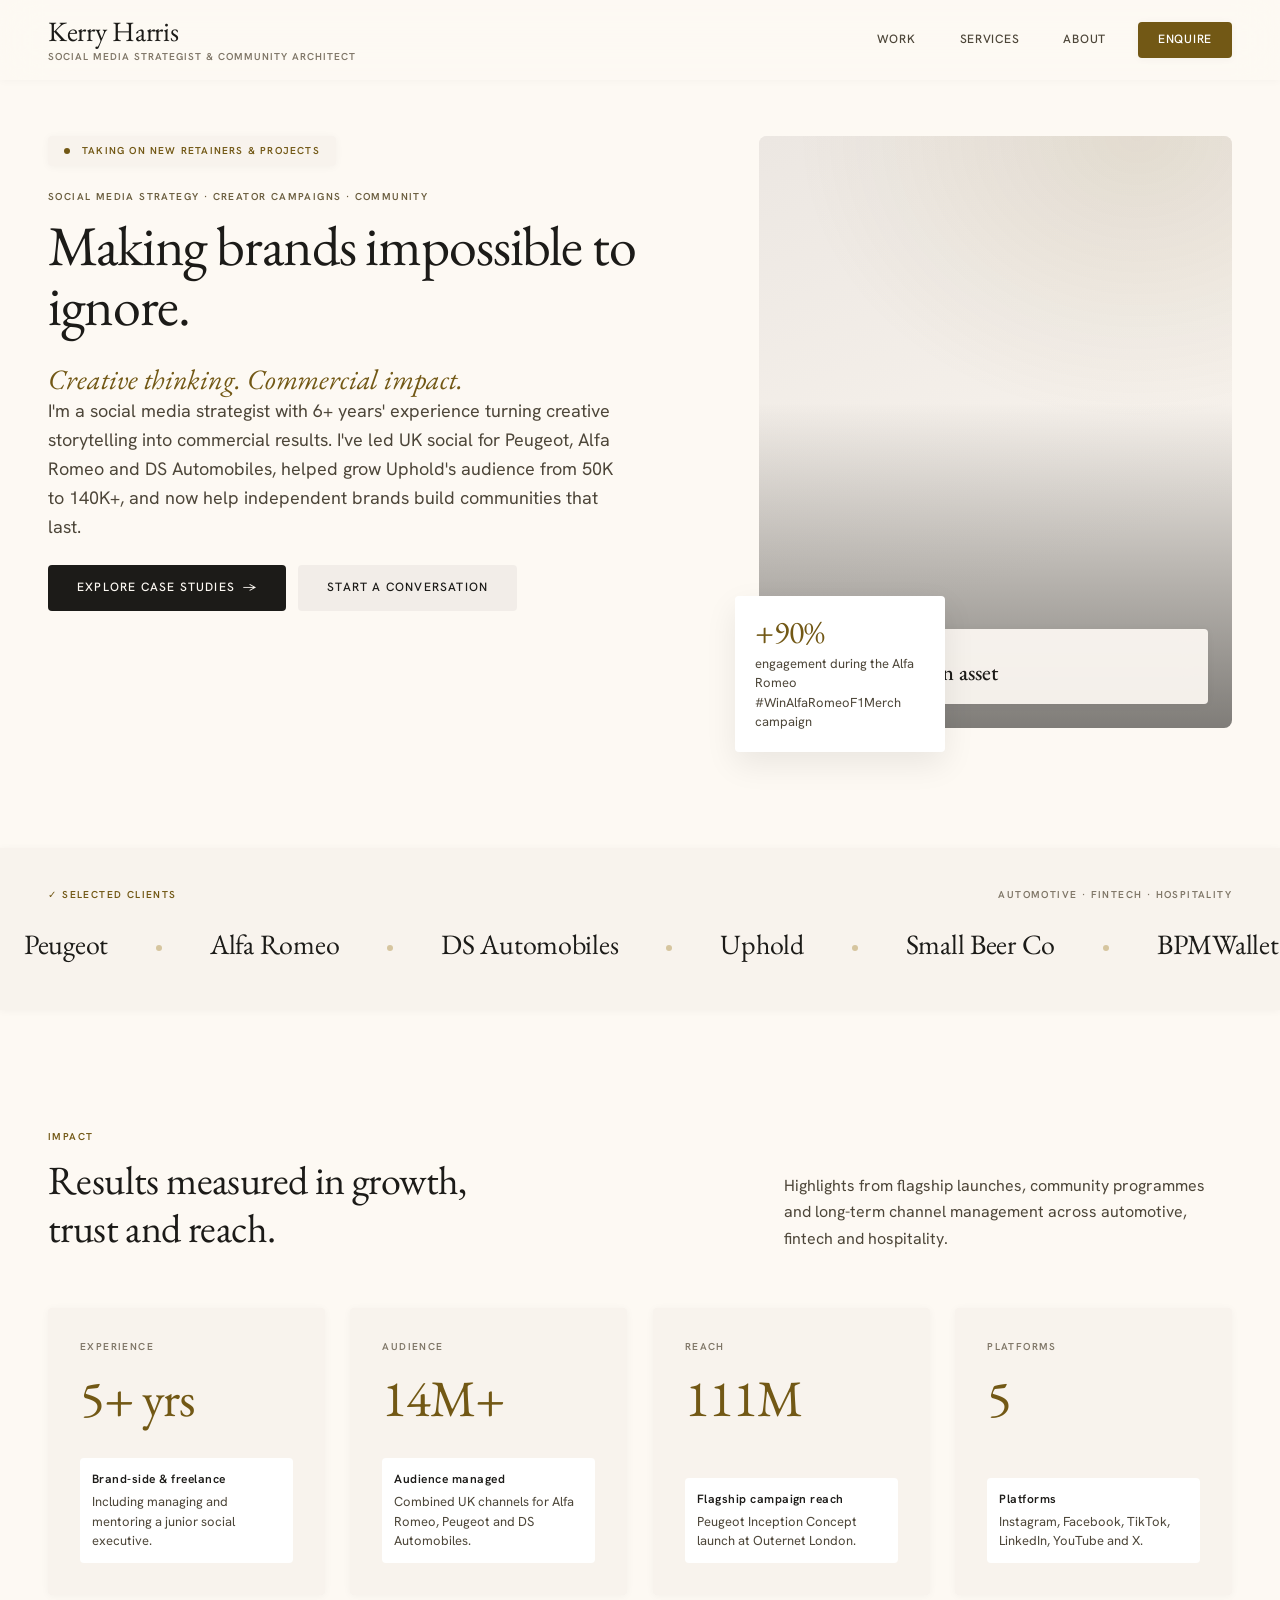
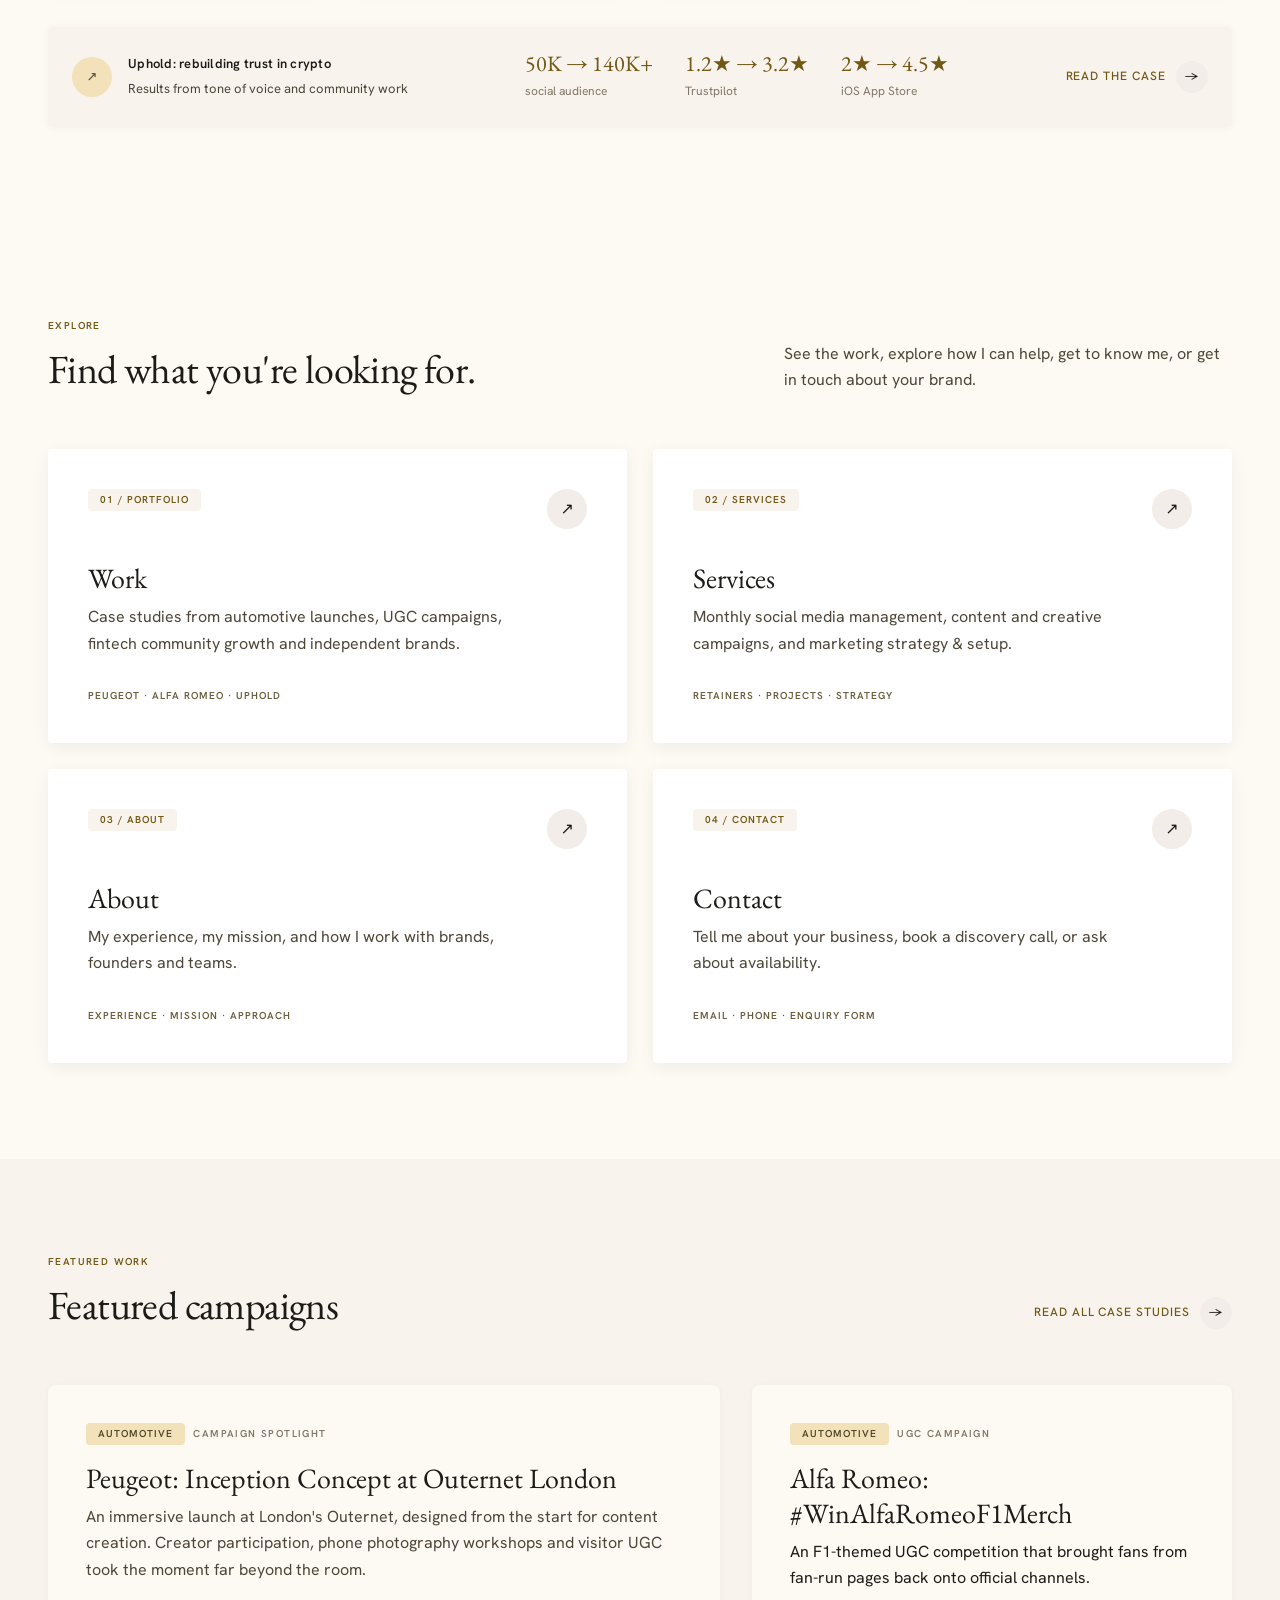
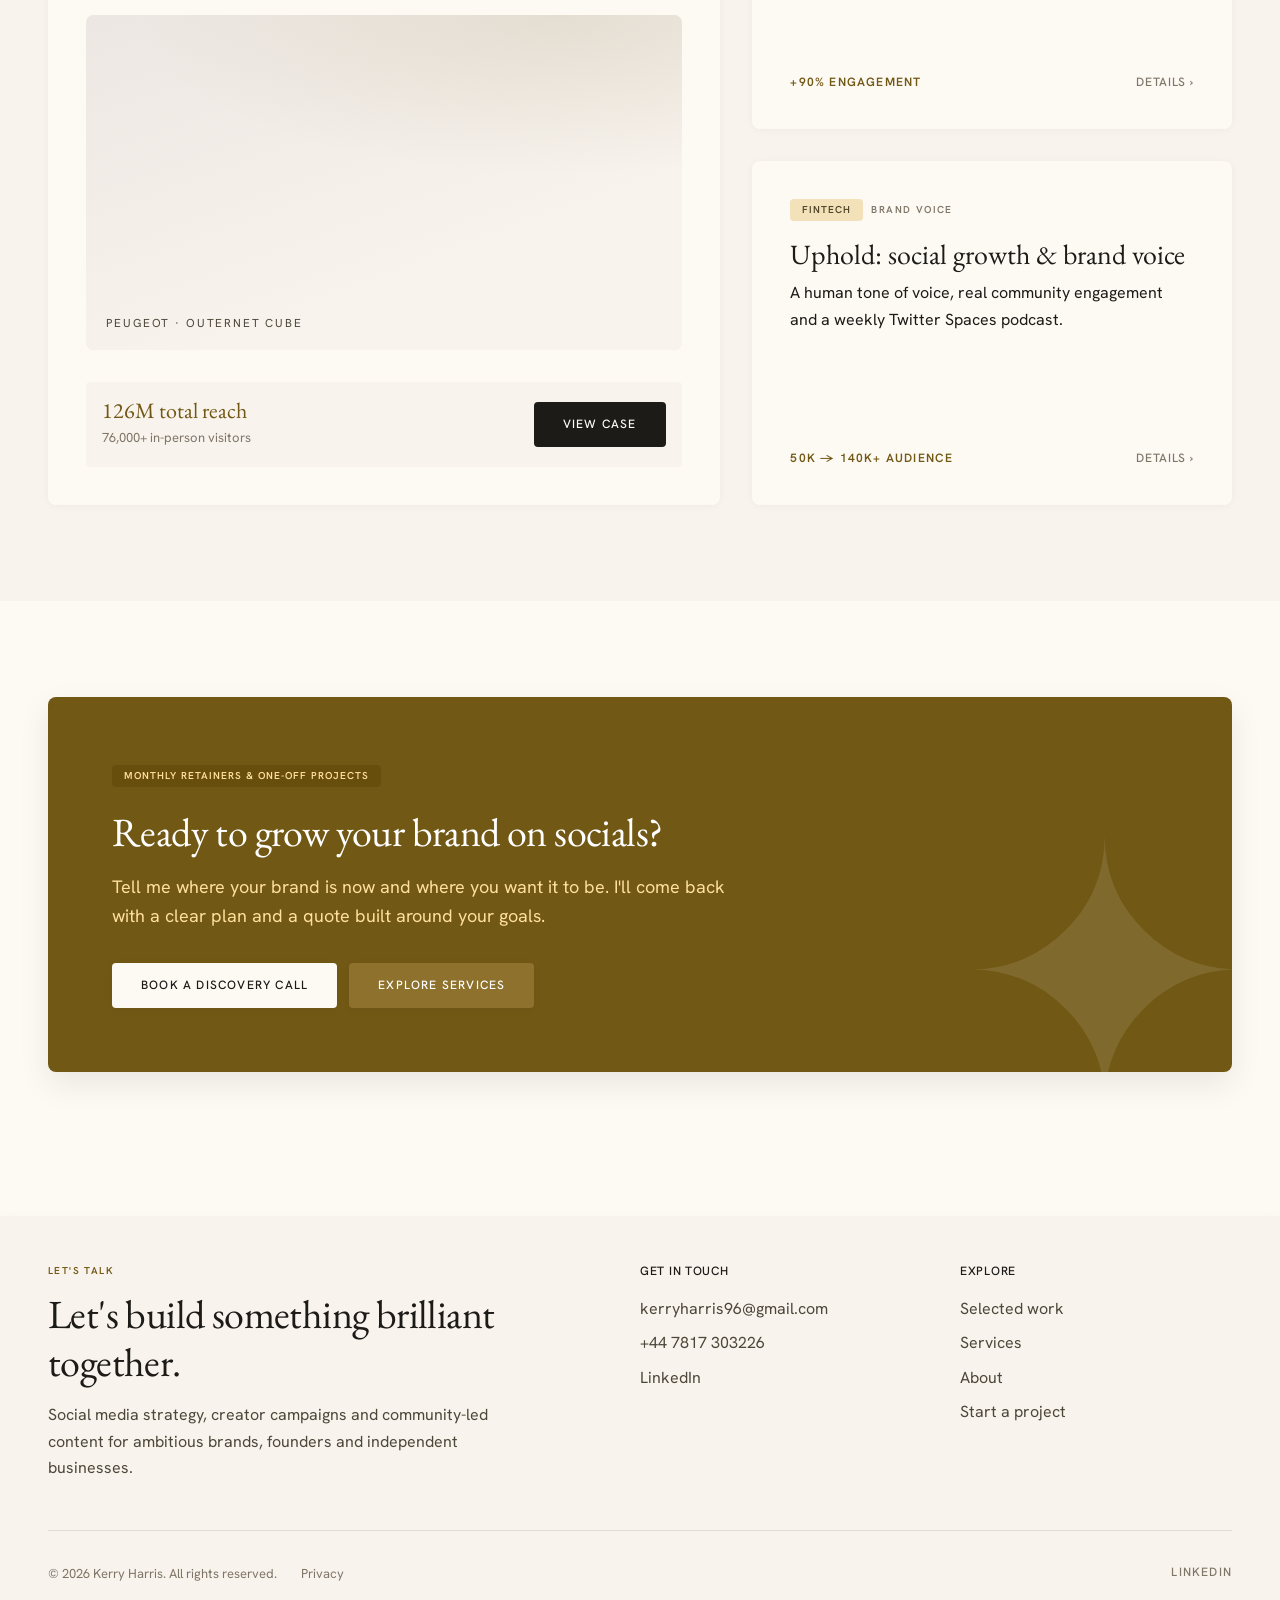
<file: index.html>
<!doctype html>
<html lang="en-GB">
<head>
  <meta charset="utf-8">
  <meta name="viewport" content="width=device-width, initial-scale=1">
  <title>Kerry Harris | Social Media Strategist</title>
  <meta name="description" content="Social media strategy, creator campaigns and community-led content for automotive, fintech, hospitality and independent brands.">
  <meta property="og:title" content="Kerry Harris | Social Media Strategist">
  <meta property="og:description" content="Social media strategy, creator campaigns and community-led content for automotive, fintech, hospitality and independent brands.">
  <meta name="theme-color" content="#fdf9f3">
  <link rel="icon" href="favicon.svg" type="image/svg+xml">
  <link rel="preconnect" href="https://fonts.googleapis.com">
  <link rel="preconnect" href="https://fonts.gstatic.com" crossorigin>
  <link href="https://fonts.googleapis.com/css2?family=EB+Garamond:ital,wght@0,400..600;1,400..600&family=Hanken+Grotesk:wght@400;500;600;700&display=swap" rel="stylesheet">
  <link rel="stylesheet" href="styles.css?v=202610261554">
</head>
<body>

<a class="skip" href="#main">Skip to content</a>

<header class="nav">
  <div class="nav__inner">
    <a class="nav__logo" href="index.html" aria-label="Kerry Harris, home">
      <span class="nav__name">Kerry Harris</span>
      <span class="nav__tag">Social Media Strategist &amp; Community Architect</span>
    </a>
    <nav aria-label="Main">
      <button class="nav__toggle" aria-expanded="false" aria-controls="nav-links">Menu</button>
      <ul class="nav__links" id="nav-links">
        <li><a href="work.html">Work</a></li>
        <li><a href="services.html">Services</a></li>
        <li><a href="about.html">About</a></li>
        <li><a class="nav__cta" href="contact.html">Enquire</a></li>
      </ul>
    </nav>
  </div>
</header>

<main id="main">
  <section class="h-hero">
    <div class="h-hero__text">
      <span class="status reveal-load"><span class="dot"></span>Taking on new retainers &amp; projects</span>
      <div class="reveal-load" style="--d:1">
        <p class="eyebrow">Social media strategy · Creator campaigns · Community</p>
        <h1>Making brands impossible to ignore.</h1>
      </div>
      <div class="reveal-load" style="--d:2">
        <p class="h-hero__sub">Creative thinking. Commercial impact.</p>
        <p class="lede h-hero__lede">I'm a social media strategist with 6+ years' experience turning creative storytelling into commercial results. I've led UK social for Peugeot, Alfa Romeo and DS Automobiles, helped grow Uphold's audience from 50K to 140K+, and now help independent brands build communities that last.</p>
      </div>
      <div class="btns reveal-load" style="--d:3">
        <a class="btn btn--dark" href="work.html">Explore case studies <span class="arr" aria-hidden="true">→</span></a>
        <a class="btn btn--soft" href="contact.html">Start a conversation</a>
      </div>
    </div>
    <div class="h-hero__visual reveal-load" style="--d:2">
      <div class="media media--shade">
        <!-- Replace with your real portrait: <img src="assets/portrait.jpg" alt="Kerry Harris"> -->
        <div class="ph" data-label="Your portrait"></div>
        <div class="overlay-card">
          <div>
            <p class="eyebrow">My focus</p>
            <p>Community as an asset</p>
          </div>
        </div>
      </div>
      <div class="float-badge">
        <strong>+90%</strong>
        <span>engagement during the Alfa Romeo #WinAlfaRomeoF1Merch campaign</span>
      </div>
    </div>
  </section>

  <section class="band ticker" aria-label="Brands I've worked with">
    <div class="wrap ticker__head">
      <p class="eyebrow">✓ Selected clients</p>
      <p class="eyebrow faint">Automotive · Fintech · Hospitality</p>
    </div>
    <div class="clients">
      <div class="clients__track">
        <ul>
          <li>Peugeot</li><li>Alfa Romeo</li><li>DS Automobiles</li><li>Uphold</li><li>Small Beer Co</li><li>BPMWallet</li><li>The Old Tigers Head</li><li>The Rake</li><li>Puzzle Tree Alpacas</li>
        </ul>
        <ul aria-hidden="true">
          <li>Peugeot</li><li>Alfa Romeo</li><li>DS Automobiles</li><li>Uphold</li><li>Small Beer Co</li><li>BPMWallet</li><li>The Old Tigers Head</li><li>The Rake</li><li>Puzzle Tree Alpacas</li>
        </ul>
      </div>
    </div>
  </section>

  <section>
    <div class="split-head">
      <div>
        <p class="eyebrow">Impact</p>
        <h2 class="reveal">Results measured in growth, trust and reach.</h2>
      </div>
      <p>Highlights from flagship launches, community programmes and long-term channel management across automotive, fintech and hospitality.</p>
    </div>
    <div class="grid-4">
      <div class="stat-card reveal">
        <div>
          <p class="eyebrow">Experience</p>
          <span class="stat-card__num" data-count="6" data-suffix="+ yrs">6+ yrs</span>
        </div>
        <div class="stat-card__foot"><strong>Brand-side &amp; freelance</strong><span>Including managing and mentoring a junior social executive.</span></div>
      </div>
      <div class="stat-card reveal">
        <div>
          <p class="eyebrow">Audience</p>
          <span class="stat-card__num" data-count="16" data-suffix="M+">16M+</span>
        </div>
        <div class="stat-card__foot"><strong>Audience managed</strong><span>Combined UK channels for Alfa Romeo, Peugeot and DS Automobiles.</span></div>
      </div>
      <div class="stat-card reveal">
        <div>
          <p class="eyebrow">Reach</p>
          <span class="stat-card__num" data-count="126" data-suffix="M">126M</span>
        </div>
        <div class="stat-card__foot"><strong>Flagship campaign reach</strong><span>Peugeot Inception Concept launch at Outernet London.</span></div>
      </div>
      <div class="stat-card reveal">
        <div>
          <p class="eyebrow">Platforms</p>
          <span class="stat-card__num" data-count="6">6</span>
        </div>
        <div class="stat-card__foot"><strong>Platforms</strong><span>Instagram, Facebook, TikTok, LinkedIn, YouTube and X.</span></div>
      </div>
    </div>
    <div class="proof reveal">
      <div class="proof__intro">
        <span class="proof__icon" aria-hidden="true">↗</span>
        <div><strong>Uphold: rebuilding trust in crypto</strong><span>Results from tone of voice and community work</span></div>
      </div>
      <div class="proof__items">
        <div><strong>50K → 140K+</strong><span>social audience</span></div>
        <div><strong>1.2★ → 3.2★</strong><span>Trustpilot</span></div>
        <div><strong>2★ → 4.5★</strong><span>iOS App Store</span></div>
      </div>
      <a class="arrow-link" href="work/uphold.html">Read the case <span class="circle" aria-hidden="true">→</span></a>
    </div>
  </section>

  <section>
    <div class="split-head">
      <div>
        <p class="eyebrow">Explore</p>
        <h2 class="reveal">Find what you're looking for.</h2>
      </div>
      <p>See the work, explore how I can help, get to know me, or get in touch about your brand.</p>
    </div>
    <div class="grid-2">
      <a class="portal reveal" href="work.html">
        <div class="portal__top"><span class="chip">01 / Portfolio</span><span class="circle" aria-hidden="true">↗</span></div>
        <div>
          <h3>Work</h3>
          <p>Case studies from automotive launches, UGC campaigns, fintech community growth and independent brands.</p>
        </div>
        <span class="portal__foot">Peugeot · Alfa Romeo · Uphold</span>
      </a>
      <a class="portal reveal" href="services.html">
        <div class="portal__top"><span class="chip">02 / Services</span><span class="circle" aria-hidden="true">↗</span></div>
        <div>
          <h3>Services</h3>
          <p>Monthly social media management, content and creative campaigns, and marketing strategy &amp; setup.</p>
        </div>
        <span class="portal__foot">Retainers · Projects · Strategy</span>
      </a>
      <a class="portal reveal" href="about.html">
        <div class="portal__top"><span class="chip">03 / About</span><span class="circle" aria-hidden="true">↗</span></div>
        <div>
          <h3>About</h3>
          <p>My experience, my mission, and how I work with brands, founders and teams.</p>
        </div>
        <span class="portal__foot">Experience · Mission · Approach</span>
      </a>
      <a class="portal reveal" href="contact.html">
        <div class="portal__top"><span class="chip">04 / Contact</span><span class="circle" aria-hidden="true">↗</span></div>
        <div>
          <h3>Contact</h3>
          <p>Tell me about your business, book a discovery call, or ask about availability.</p>
        </div>
        <span class="portal__foot">Email · Phone · Enquiry form</span>
      </a>
    </div>
  </section>

  <section class="band">
    <div class="wrap">
      <div class="split-head">
        <div>
          <p class="eyebrow">Featured work</p>
          <h2 class="reveal">Featured campaigns</h2>
        </div>
        <a class="arrow-link" href="work.html">Read all case studies <span class="circle" aria-hidden="true">→</span></a>
      </div>
      <div class="feature">
        <article class="card reveal">
          <div class="chips"><span class="chip">Automotive</span><span class="eyebrow faint" style="margin:0">Campaign spotlight</span></div>
          <h3>Peugeot: Inception Concept at Outernet London</h3>
          <p>An immersive launch at London's Outernet, designed from the start for content creation. Creator participation, phone photography workshops and visitor UGC took the moment far beyond the room.</p>
          <div class="media feature__media"><div class="ph" data-label="Peugeot · Outernet Cube"></div></div>
          <div class="feature__foot">
            <div><strong>126M total reach</strong><span>76,000+ in-person visitors</span></div>
            <a class="btn btn--dark" href="work/peugeot.html">View case</a>
          </div>
        </article>
        <div class="feature__side">
          <article class="card reveal">
            <div>
              <div class="chips"><span class="chip">Automotive</span><span class="eyebrow faint" style="margin:0">UGC campaign</span></div>
              <h3>Alfa Romeo: #WinAlfaRomeoF1Merch</h3>
              <p>An F1-themed UGC competition that brought fans from fan-run pages back onto official channels.</p>
            </div>
            <div class="mini-foot"><strong>+90% engagement</strong><a href="work/alfa-romeo.html">Details ›</a></div>
          </article>
          <article class="card reveal">
            <div>
              <div class="chips"><span class="chip">Fintech</span><span class="eyebrow faint" style="margin:0">Brand voice</span></div>
              <h3>Uphold: social growth &amp; brand voice</h3>
              <p>A human tone of voice, real community engagement and a weekly Twitter Spaces podcast.</p>
            </div>
            <div class="mini-foot"><strong>50K → 140K+ audience</strong><a href="work/uphold.html">Details ›</a></div>
          </article>
          <!-- Add a real client testimonial card here when you have one -->
        </div>
      </div>
    </div>
  </section>

  <section>
    <div class="cta-banner reveal">
      <span class="chip">Monthly retainers &amp; one-off projects</span>
      <h2>Ready to grow your brand on socials?</h2>
      <p>Tell me where your brand is now and where you want it to be. I'll come back with a clear plan and a quote built around your goals.</p>
      <div class="btns">
        <a class="btn btn--light" href="contact.html">Book a discovery call</a>
        <a class="btn btn--accent" style="background:var(--accent-2)" href="services.html">Explore services</a>
      </div>
      <span class="cta-banner__mark" aria-hidden="true">✦</span>
    </div>
  </section>
</main>

<footer class="footer">
  <div class="footer__inner">
    <div class="footer__grid">
      <div>
        <p class="eyebrow">Let&#39;s talk</p>
        <p class="footer__title">Let&#39;s build something brilliant together.</p>
        <p class="footer__desc">Social media strategy, creator campaigns and community-led content for ambitious brands, founders and independent businesses.</p>
      </div>
      <div>
        <p class="footer__head">Get in touch</p>
        <ul class="footer__list">
          <li><a href="mailto:kerryharris96@gmail.com">kerryharris96@gmail.com</a></li>
          <li><a href="tel:+447817303226">+44 7817 303226</a></li>
          <li><a href="https://www.linkedin.com/in/kerry-harris-9aa0041a2/" target="_blank" rel="noopener">LinkedIn</a></li>
        </ul>
      </div>
      <div>
        <p class="footer__head">Explore</p>
        <ul class="footer__list">
          <li><a href="work.html">Selected work</a></li>
          <li><a href="services.html">Services</a></li>
          <li><a href="about.html">About</a></li>
          <li><a href="contact.html">Start a project</a></li>
        </ul>
      </div>
    </div>
    <div class="footer__bottom">
      <div class="footer__legal">
        <p>© <span data-year>2026</span> Kerry Harris. All rights reserved.</p>
        <a href="privacy.html">Privacy</a>
      </div>
      <a class="footer__social" href="https://www.linkedin.com/in/kerry-harris-9aa0041a2/" target="_blank" rel="noopener">LinkedIn</a>
    </div>
  </div>
</footer>

<script src="main.js?v=202610261554" defer></script>
</body>
</html>
</file>
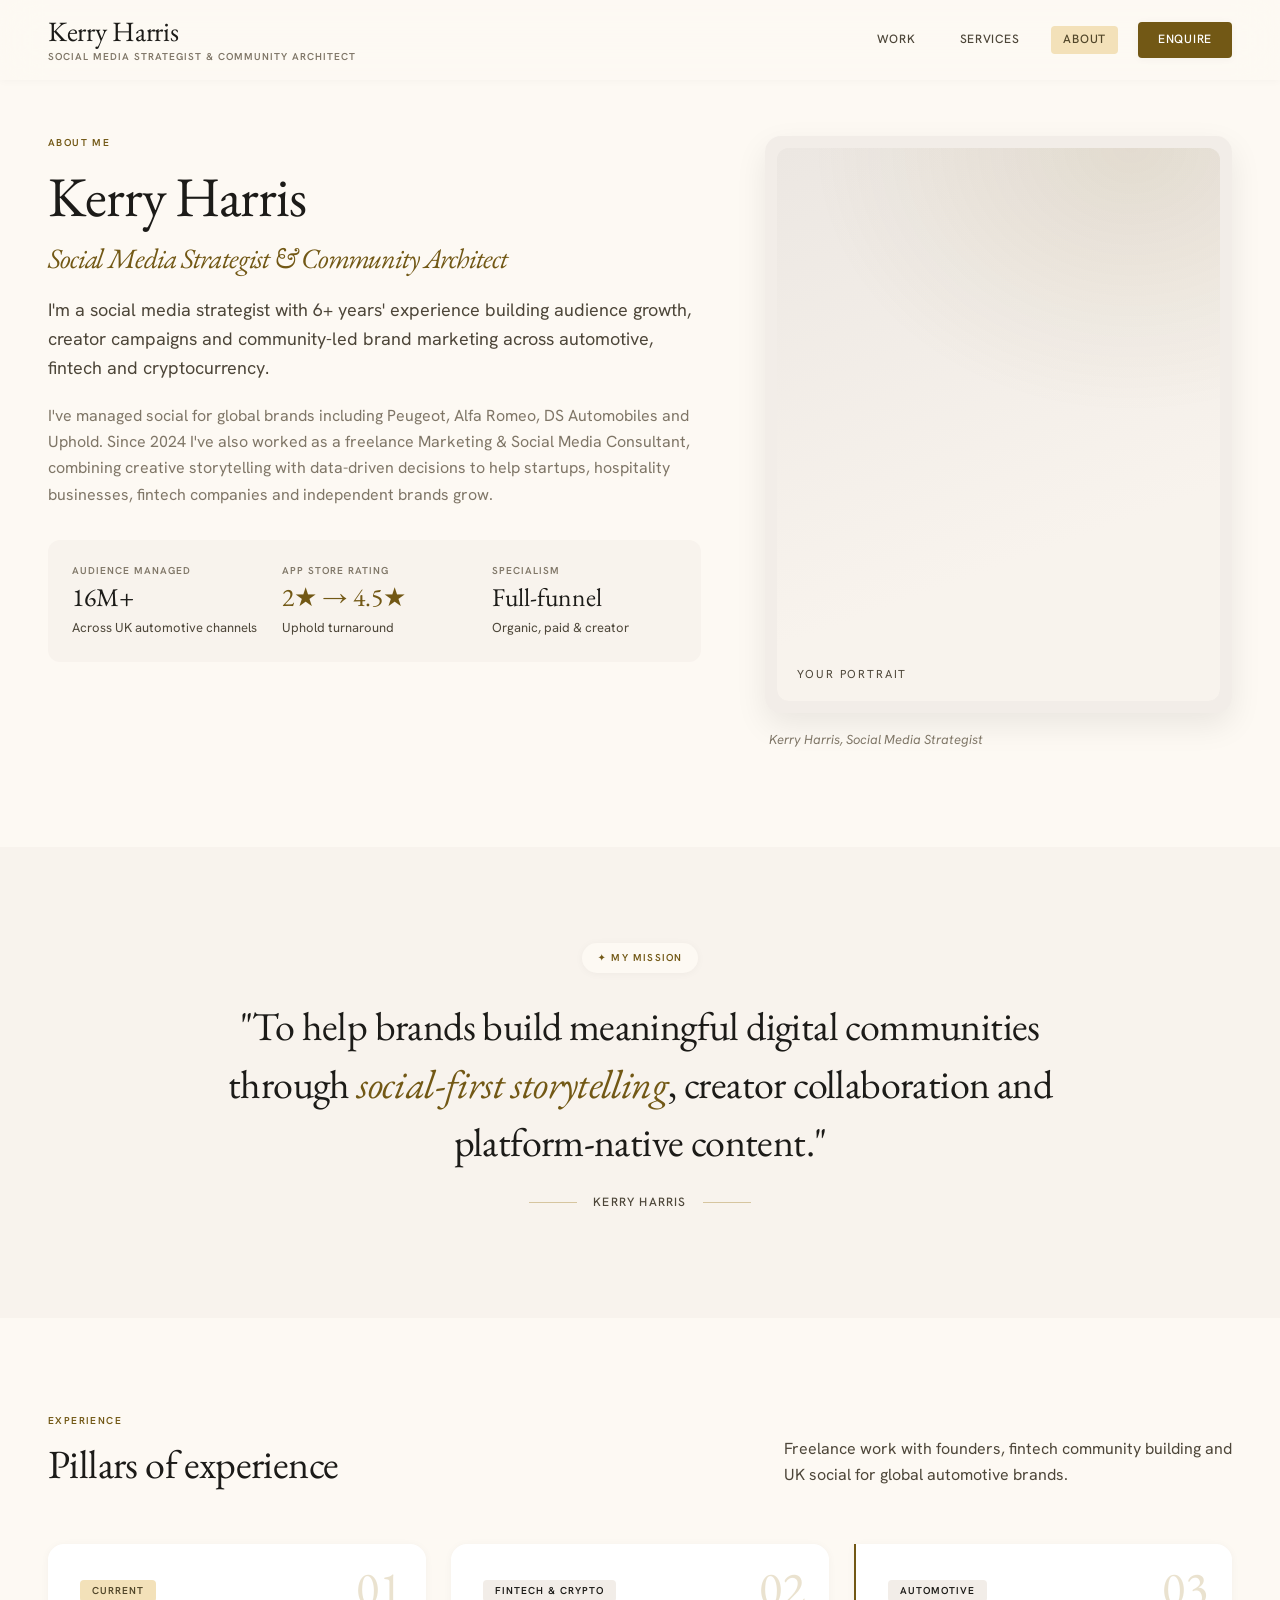
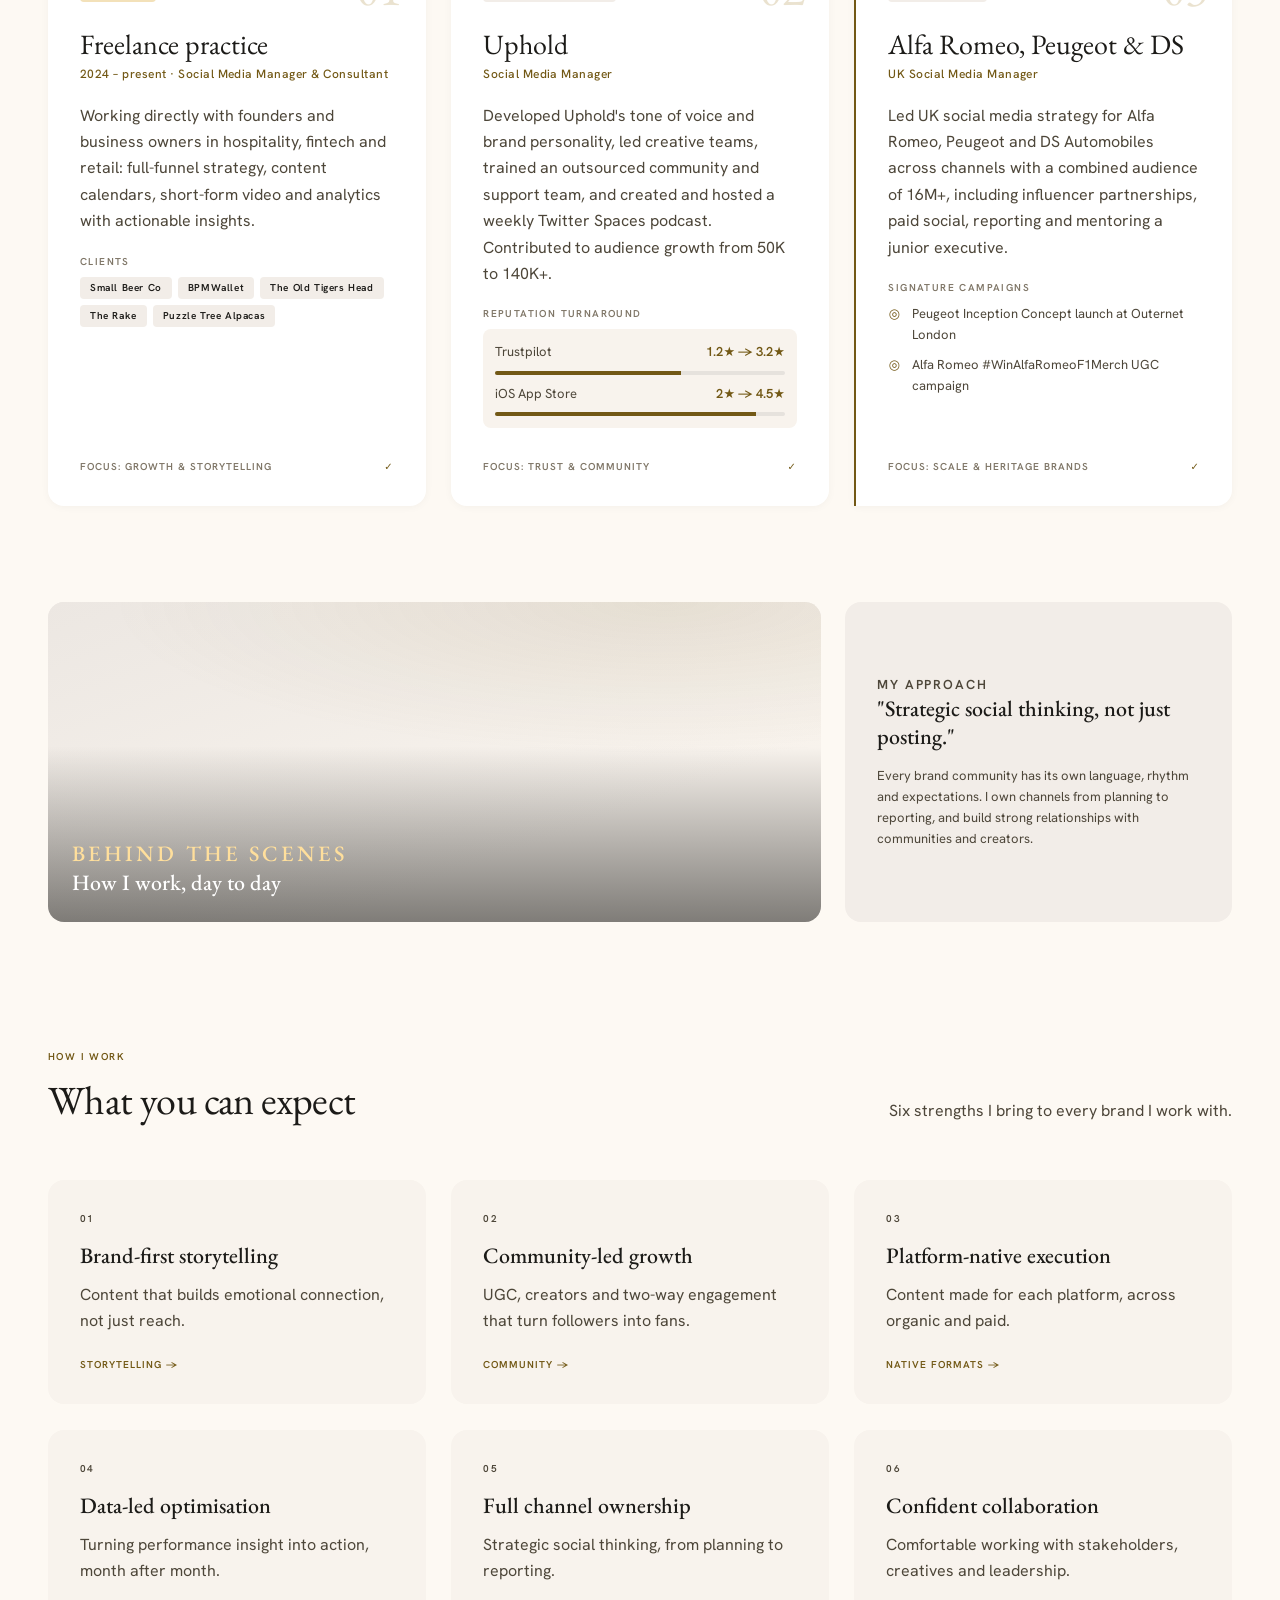
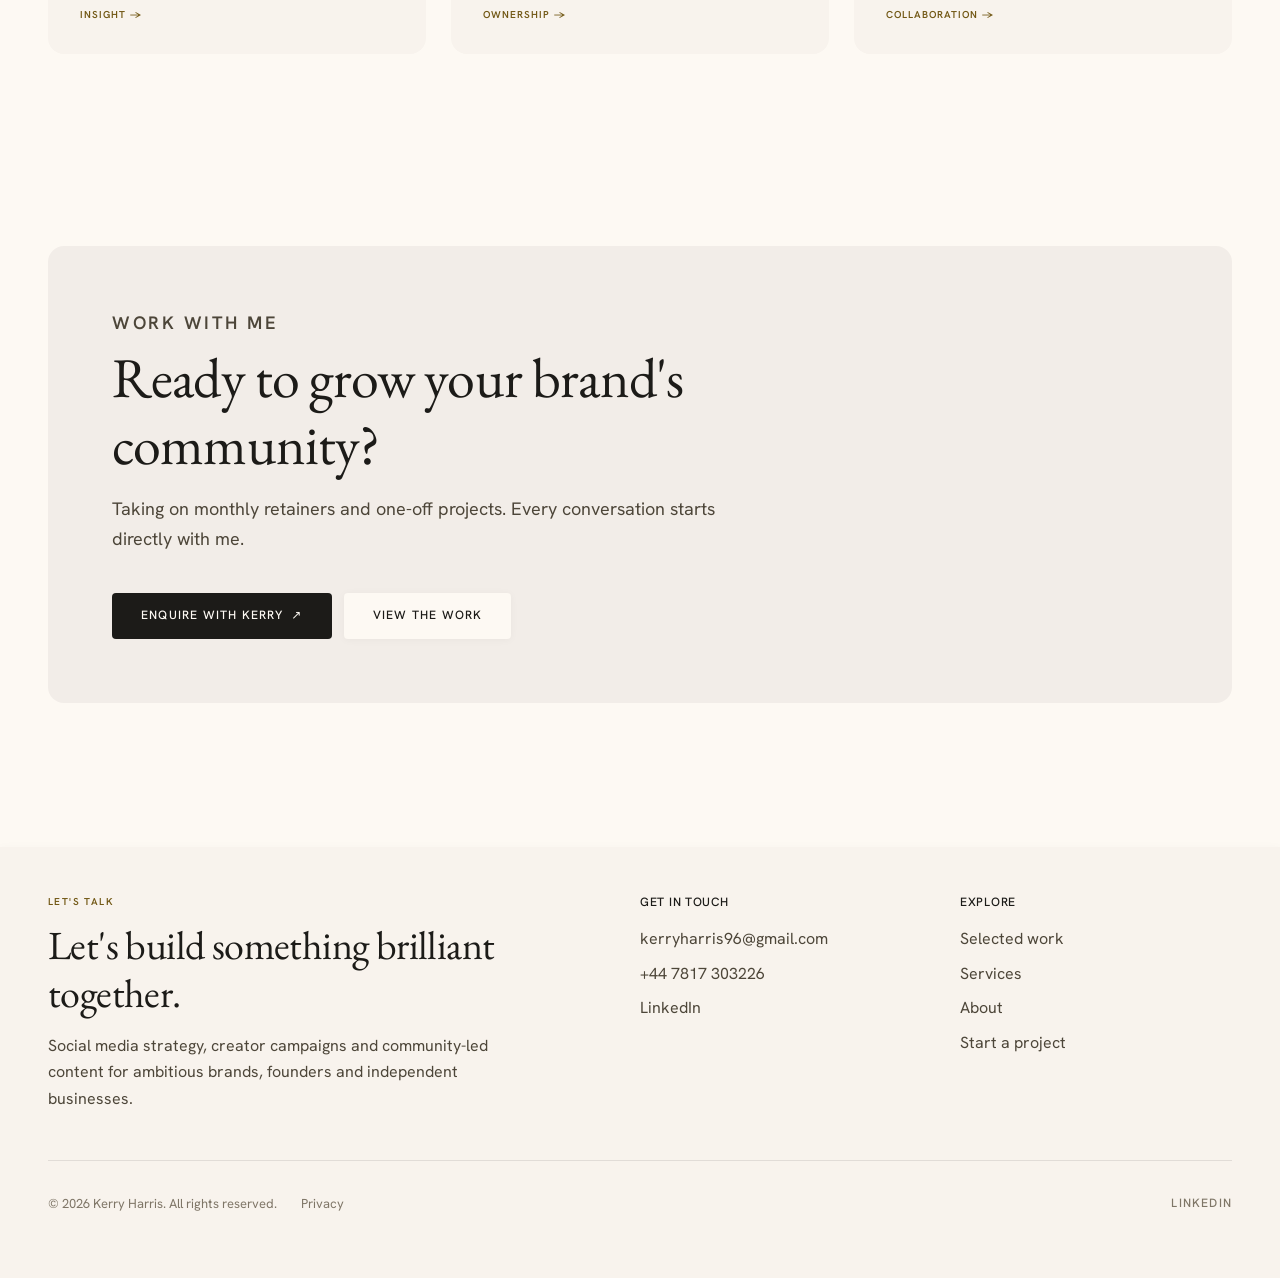
<file: about.html>
<!doctype html>
<html lang="en-GB">
<head>
  <meta charset="utf-8">
  <meta name="viewport" content="width=device-width, initial-scale=1">
  <title>About | Kerry Harris</title>
  <meta name="description" content="Social media strategist with 6+ years' experience in audience growth, creator campaigns and community-led brand marketing.">
  <meta property="og:title" content="About | Kerry Harris">
  <meta property="og:description" content="Social media strategist with 6+ years' experience in audience growth, creator campaigns and community-led brand marketing.">
  <meta name="theme-color" content="#fdf9f3">
  <link rel="icon" href="favicon.svg" type="image/svg+xml">
  <link rel="preconnect" href="https://fonts.googleapis.com">
  <link rel="preconnect" href="https://fonts.gstatic.com" crossorigin>
  <link href="https://fonts.googleapis.com/css2?family=EB+Garamond:ital,wght@0,400..600;1,400..600&family=Hanken+Grotesk:wght@400;500;600;700&display=swap" rel="stylesheet">
  <link rel="stylesheet" href="styles.css?v=202610261554">
</head>
<body>

<a class="skip" href="#main">Skip to content</a>

<header class="nav">
  <div class="nav__inner">
    <a class="nav__logo" href="index.html" aria-label="Kerry Harris, home">
      <span class="nav__name">Kerry Harris</span>
      <span class="nav__tag">Social Media Strategist &amp; Community Architect</span>
    </a>
    <nav aria-label="Main">
      <button class="nav__toggle" aria-expanded="false" aria-controls="nav-links">Menu</button>
      <ul class="nav__links" id="nav-links">
        <li><a href="work.html">Work</a></li>
        <li><a href="services.html">Services</a></li>
        <li><a href="about.html" aria-current="page">About</a></li>
        <li><a class="nav__cta" href="contact.html">Enquire</a></li>
      </ul>
    </nav>
  </div>
</header>

<main id="main">
  <section class="ed-hero">
    <div class="about-hero">
      <div class="about-hero__text">
        <p class="eyebrow reveal-load">About me</p>
        <h1 class="reveal-load" style="--d:1">Kerry Harris <em>Social Media Strategist &amp; Community Architect</em></h1>
        <p class="lede reveal-load" style="--d:2">I'm a social media strategist with 6+ years' experience building audience growth, creator campaigns and community-led brand marketing across automotive, fintech and cryptocurrency.</p>
        <p class="reveal-load faint" style="--d:2">I've managed social for global brands including Peugeot, Alfa Romeo, DS Automobiles and Uphold. Since 2024 I've also worked as a freelance Marketing &amp; Social Media Consultant, combining creative storytelling with data-driven decisions to help startups, hospitality businesses, fintech companies and independent brands grow.</p>
        <div class="slate-3 reveal-load" style="--d:3">
          <div><span>Audience managed</span><strong>16M+</strong><small>Across UK automotive channels</small></div>
          <div><span>App Store rating</span><strong class="gold">2★ → 4.5★</strong><small>Uphold turnaround</small></div>
          <div><span>Specialism</span><strong>Full-funnel</strong><small>Organic, paid &amp; creator</small></div>
        </div>
      </div>
      <div class="about-hero__visual reveal-load" style="--d:2">
        <div class="frame">
          <div class="media">
            <!-- Replace with your real portrait: <img src="assets/portrait.jpg" alt="Kerry Harris"> -->
            <div class="ph" data-label="Your portrait"></div>
          </div>
        </div>
        <div class="frame-caption"><span>Kerry Harris, Social Media Strategist</span></div>
      </div>
    </div>
  </section>

  <section class="band mission">
    <div class="wrap">
      <span class="status status--round">✦ My mission</span>
      <blockquote class="reveal">"To help brands build meaningful digital communities through <em>social-first storytelling</em>, creator collaboration and platform-native content."</blockquote>
      <p class="mission__sign">Kerry Harris</p>
    </div>
  </section>

  <section>
    <div class="split-head">
      <div>
        <p class="eyebrow">Experience</p>
        <h2 class="reveal">Pillars of experience</h2>
      </div>
      <p>Freelance work with founders, fintech community building and UK social for global automotive brands.</p>
    </div>
    <div class="grid-3">
      <article class="pillar reveal">
        <span class="pillar__num" aria-hidden="true">01</span>
        <div>
          <span class="chip">Current</span>
          <h3>Freelance practice</h3>
          <span class="pillar__role">2024 – present · Social Media Manager &amp; Consultant</span>
          <p>Working directly with founders and business owners in hospitality, fintech and retail: full-funnel strategy, content calendars, short-form video and analytics with actionable insights.</p>
          <p class="eyebrow">Clients</p>
          <div class="tag-list"><span>Small Beer Co</span><span>BPMWallet</span><span>The Old Tigers Head</span><span>The Rake</span><span>Puzzle Tree Alpacas</span></div>
        </div>
        <div class="pillar__foot"><span>Focus: growth &amp; storytelling</span><span>✓</span></div>
      </article>
      <article class="pillar reveal">
        <span class="pillar__num" aria-hidden="true">02</span>
        <div>
          <span class="chip chip--plain">Fintech &amp; crypto</span>
          <h3>Uphold</h3>
          <span class="pillar__role">Social Media Manager</span>
          <p>Developed Uphold's tone of voice and brand personality, led creative teams, trained an outsourced community and support team, and created and hosted a weekly Twitter Spaces podcast. Contributed to audience growth from 50K to 140K+.</p>
          <p class="eyebrow">Reputation turnaround</p>
          <div class="bars">
            <div><span>Trustpilot</span><strong>1.2★ → 3.2★</strong></div>
            <div class="bar"><i style="width:64%"></i></div>
            <div><span>iOS App Store</span><strong>2★ → 4.5★</strong></div>
            <div class="bar"><i style="width:90%"></i></div>
          </div>
        </div>
        <div class="pillar__foot"><span>Focus: trust &amp; community</span><span>✓</span></div>
      </article>
      <article class="pillar pillar--accent reveal">
        <span class="pillar__num" aria-hidden="true">03</span>
        <div>
          <span class="chip chip--plain">Automotive</span>
          <h3>Alfa Romeo, Peugeot &amp; DS</h3>
          <!-- Add your employer here once confirmed, e.g. "UK Social Media Manager, [Agency]" -->
          <span class="pillar__role">UK Social Media Manager</span>
          <p>Led UK social media strategy for Alfa Romeo, Peugeot and DS Automobiles across channels with a combined audience of 16M+, including influencer partnerships, paid social, reporting and mentoring a junior executive.</p>
          <p class="eyebrow">Signature campaigns</p>
          <ul class="dot-list">
            <li>Peugeot Inception Concept launch at Outernet London</li>
            <li>Alfa Romeo #WinAlfaRomeoF1Merch UGC campaign</li>
          </ul>
        </div>
        <div class="pillar__foot"><span>Focus: scale &amp; heritage brands</span><span>✓</span></div>
      </article>
    </div>
  </section>

  <section class="interlude" style="padding-top:0">
    <div class="media media--shade reveal">
      <!-- Replace with a real behind-the-scenes or workspace photo -->
      <div class="ph" data-label="Behind-the-scenes photo"></div>
      <div class="media__caption"><p class="eyebrow">Behind the scenes</p><p>How I work, day to day</p></div>
    </div>
    <div class="interlude__note reveal">
      <p class="eyebrow">My approach</p>
      <h3>"Strategic social thinking, not just posting."</h3>
      <p>Every brand community has its own language, rhythm and expectations. I own channels from planning to reporting, and build strong relationships with communities and creators.</p>
    </div>
  </section>

  <section>
    <div class="split-head">
      <div>
        <p class="eyebrow">How I work</p>
        <h2 class="reveal">What you can expect</h2>
      </div>
      <p>Six strengths I bring to every brand I work with.</p>
    </div>
    <div class="grid-3">
      <div class="strength reveal"><div><div class="strength__top"><p class="eyebrow">01</p></div><h3>Brand-first storytelling</h3><p>Content that builds emotional connection, not just reach.</p></div><span class="strength__foot">Storytelling →</span></div>
      <div class="strength reveal"><div><div class="strength__top"><p class="eyebrow">02</p></div><h3>Community-led growth</h3><p>UGC, creators and two-way engagement that turn followers into fans.</p></div><span class="strength__foot">Community →</span></div>
      <div class="strength reveal"><div><div class="strength__top"><p class="eyebrow">03</p></div><h3>Platform-native execution</h3><p>Content made for each platform, across organic and paid.</p></div><span class="strength__foot">Native formats →</span></div>
      <div class="strength reveal"><div><div class="strength__top"><p class="eyebrow">04</p></div><h3>Data-led optimisation</h3><p>Turning performance insight into action, month after month.</p></div><span class="strength__foot">Insight →</span></div>
      <div class="strength reveal"><div><div class="strength__top"><p class="eyebrow">05</p></div><h3>Full channel ownership</h3><p>Strategic social thinking, from planning to reporting.</p></div><span class="strength__foot">Ownership →</span></div>
      <div class="strength reveal"><div><div class="strength__top"><p class="eyebrow">06</p></div><h3>Confident collaboration</h3><p>Comfortable working with stakeholders, creatives and leadership.</p></div><span class="strength__foot">Collaboration →</span></div>
    </div>
  </section>

  <section>
    <div class="cta-panel reveal">
      <div>
        <p class="eyebrow">Work with me</p>
        <h2>Ready to grow your brand's community?</h2>
        <p>Taking on monthly retainers and one-off projects. Every conversation starts directly with me.</p>
      </div>
      <div class="btns">
        <a class="btn btn--dark" href="contact.html">Enquire with Kerry <span class="arr" aria-hidden="true">↗</span></a>
        <a class="btn btn--light" href="work.html">View the work</a>
      </div>
    </div>
  </section>
</main>

<footer class="footer">
  <div class="footer__inner">
    <div class="footer__grid">
      <div>
        <p class="eyebrow">Let&#39;s talk</p>
        <p class="footer__title">Let&#39;s build something brilliant together.</p>
        <p class="footer__desc">Social media strategy, creator campaigns and community-led content for ambitious brands, founders and independent businesses.</p>
      </div>
      <div>
        <p class="footer__head">Get in touch</p>
        <ul class="footer__list">
          <li><a href="mailto:kerryharris96@gmail.com">kerryharris96@gmail.com</a></li>
          <li><a href="tel:+447817303226">+44 7817 303226</a></li>
          <li><a href="https://www.linkedin.com/in/kerry-harris-9aa0041a2/" target="_blank" rel="noopener">LinkedIn</a></li>
        </ul>
      </div>
      <div>
        <p class="footer__head">Explore</p>
        <ul class="footer__list">
          <li><a href="work.html">Selected work</a></li>
          <li><a href="services.html">Services</a></li>
          <li><a href="about.html">About</a></li>
          <li><a href="contact.html">Start a project</a></li>
        </ul>
      </div>
    </div>
    <div class="footer__bottom">
      <div class="footer__legal">
        <p>© <span data-year>2026</span> Kerry Harris. All rights reserved.</p>
        <a href="privacy.html">Privacy</a>
      </div>
      <a class="footer__social" href="https://www.linkedin.com/in/kerry-harris-9aa0041a2/" target="_blank" rel="noopener">LinkedIn</a>
    </div>
  </div>
</footer>

<script src="main.js?v=202610261554" defer></script>
</body>
</html>
</file>
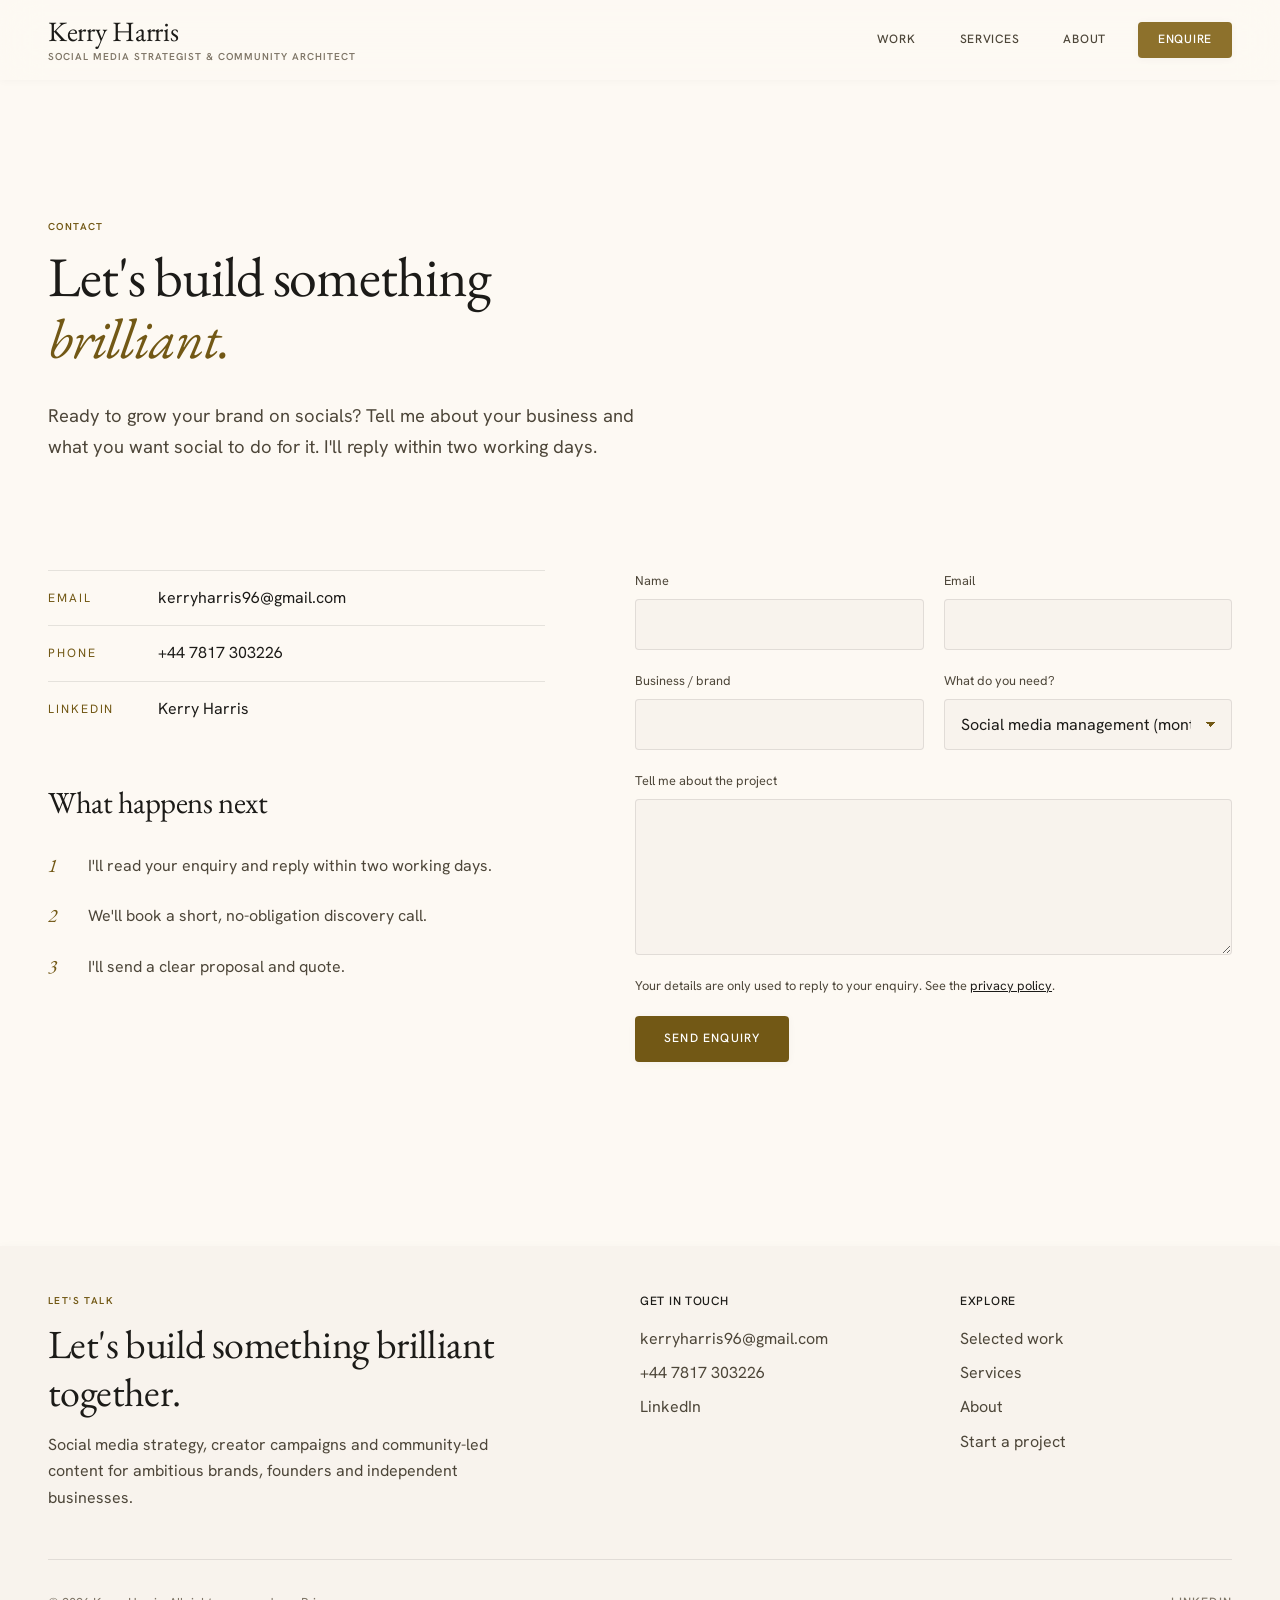
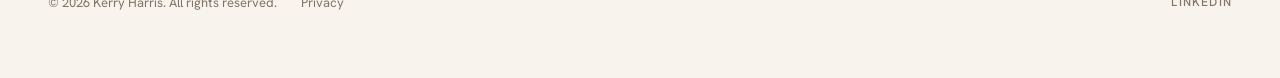
<file: contact.html>
<!doctype html>
<html lang="en-GB">
<head>
  <meta charset="utf-8">
  <meta name="viewport" content="width=device-width, initial-scale=1">
  <title>Contact | Kerry Harris</title>
  <meta name="description" content="Tell me about your business and what you want social media to do for it.">
  <meta property="og:title" content="Contact | Kerry Harris">
  <meta property="og:description" content="Tell me about your business and what you want social media to do for it.">
  <meta name="theme-color" content="#fdf9f3">
  <link rel="icon" href="favicon.svg" type="image/svg+xml">
  <link rel="preconnect" href="https://fonts.googleapis.com">
  <link rel="preconnect" href="https://fonts.gstatic.com" crossorigin>
  <link href="https://fonts.googleapis.com/css2?family=EB+Garamond:ital,wght@0,400..600;1,400..600&family=Hanken+Grotesk:wght@400;500;600;700&display=swap" rel="stylesheet">
  <link rel="stylesheet" href="styles.css?v=202610261554">
</head>
<body class="no-footer-cta">

<a class="skip" href="#main">Skip to content</a>

<header class="nav">
  <div class="nav__inner">
    <a class="nav__logo" href="index.html" aria-label="Kerry Harris, home">
      <span class="nav__name">Kerry Harris</span>
      <span class="nav__tag">Social Media Strategist &amp; Community Architect</span>
    </a>
    <nav aria-label="Main">
      <button class="nav__toggle" aria-expanded="false" aria-controls="nav-links">Menu</button>
      <ul class="nav__links" id="nav-links">
        <li><a href="work.html">Work</a></li>
        <li><a href="services.html">Services</a></li>
        <li><a href="about.html">About</a></li>
        <li><a class="nav__cta" href="contact.html" aria-current="page">Enquire</a></li>
      </ul>
    </nav>
  </div>
</header>

<main id="main">
  <section class="page-hero">
    <p class="eyebrow reveal-load">Contact</p>
    <h1 class="reveal-load" style="--d:1">Let's build something <em>brilliant.</em></h1>
    <p class="page-hero__lede reveal-load" style="--d:2">Ready to grow your brand on socials? Tell me about your business and what you want social to do for it. I'll reply within two working days.</p>
  </section>

  <section class="contact">
    <div>
      <ul class="contact__list">
        <li><span>Email</span><a href="mailto:kerryharris96@gmail.com">kerryharris96@gmail.com</a></li>
        <li><span>Phone</span><a href="tel:+447817303226">+44 7817 303226</a></li>
        <li><span>LinkedIn</span><a href="https://www.linkedin.com/in/kerry-harris-9aa0041a2/" target="_blank" rel="noopener">Kerry Harris</a></li>
        <!-- Optional: <li><span>Book</span><a href="https://calendly.com/your-link" target="_blank" rel="noopener">Book a discovery call</a></li> -->
      </ul>
      <h2>What happens next</h2>
      <ol class="next-steps">
        <li>I'll read your enquiry and reply within two working days.</li>
        <li>We'll book a short, no-obligation discovery call.</li>
        <li>I'll send a clear proposal and quote.</li>
      </ol>
    </div>

    <!-- Point `action` at a Formspree (or similar) endpoint. Until then, submitting opens an email draft. -->
    <form class="form" id="enquiry" action="" method="POST" data-email="kerryharris96@gmail.com">
      <div class="field">
        <label for="f-name">Name</label>
        <input id="f-name" name="name" autocomplete="name" required>
      </div>
      <div class="field">
        <label for="f-email">Email</label>
        <input id="f-email" name="email" type="email" autocomplete="email" required>
      </div>
      <div class="field">
        <label for="f-company">Business / brand</label>
        <input id="f-company" name="company" autocomplete="organization">
      </div>
      <div class="field">
        <label for="f-service">What do you need?</label>
        <select id="f-service" name="service">
          <option>Social media management (monthly)</option>
          <option>Content &amp; creative campaign</option>
          <option>Marketing strategy &amp; setup</option>
          <option>Not sure yet</option>
        </select>
      </div>
      <div class="field field--full">
        <label for="f-message">Tell me about the project</label>
        <textarea id="f-message" name="message" rows="6" required></textarea>
      </div>
      <p class="form__small">Your details are only used to reply to your enquiry. See the <a href="privacy.html">privacy policy</a>.</p>
      <button class="btn btn--gold" type="submit">Send enquiry</button>
      <p class="form__status" role="status" aria-live="polite"></p>
    </form>
  </section>
</main>

<footer class="footer">
  <div class="footer__inner">
    <div class="footer__grid">
      <div>
        <p class="eyebrow">Let&#39;s talk</p>
        <p class="footer__title">Let&#39;s build something brilliant together.</p>
        <p class="footer__desc">Social media strategy, creator campaigns and community-led content for ambitious brands, founders and independent businesses.</p>
      </div>
      <div>
        <p class="footer__head">Get in touch</p>
        <ul class="footer__list">
          <li><a href="mailto:kerryharris96@gmail.com">kerryharris96@gmail.com</a></li>
          <li><a href="tel:+447817303226">+44 7817 303226</a></li>
          <li><a href="https://www.linkedin.com/in/kerry-harris-9aa0041a2/" target="_blank" rel="noopener">LinkedIn</a></li>
        </ul>
      </div>
      <div>
        <p class="footer__head">Explore</p>
        <ul class="footer__list">
          <li><a href="work.html">Selected work</a></li>
          <li><a href="services.html">Services</a></li>
          <li><a href="about.html">About</a></li>
          <li><a href="contact.html">Start a project</a></li>
        </ul>
      </div>
    </div>
    <div class="footer__bottom">
      <div class="footer__legal">
        <p>© <span data-year>2026</span> Kerry Harris. All rights reserved.</p>
        <a href="privacy.html">Privacy</a>
      </div>
      <a class="footer__social" href="https://www.linkedin.com/in/kerry-harris-9aa0041a2/" target="_blank" rel="noopener">LinkedIn</a>
    </div>
  </div>
</footer>

<script src="main.js?v=202610261554" defer></script>
</body>
</html>
</file>
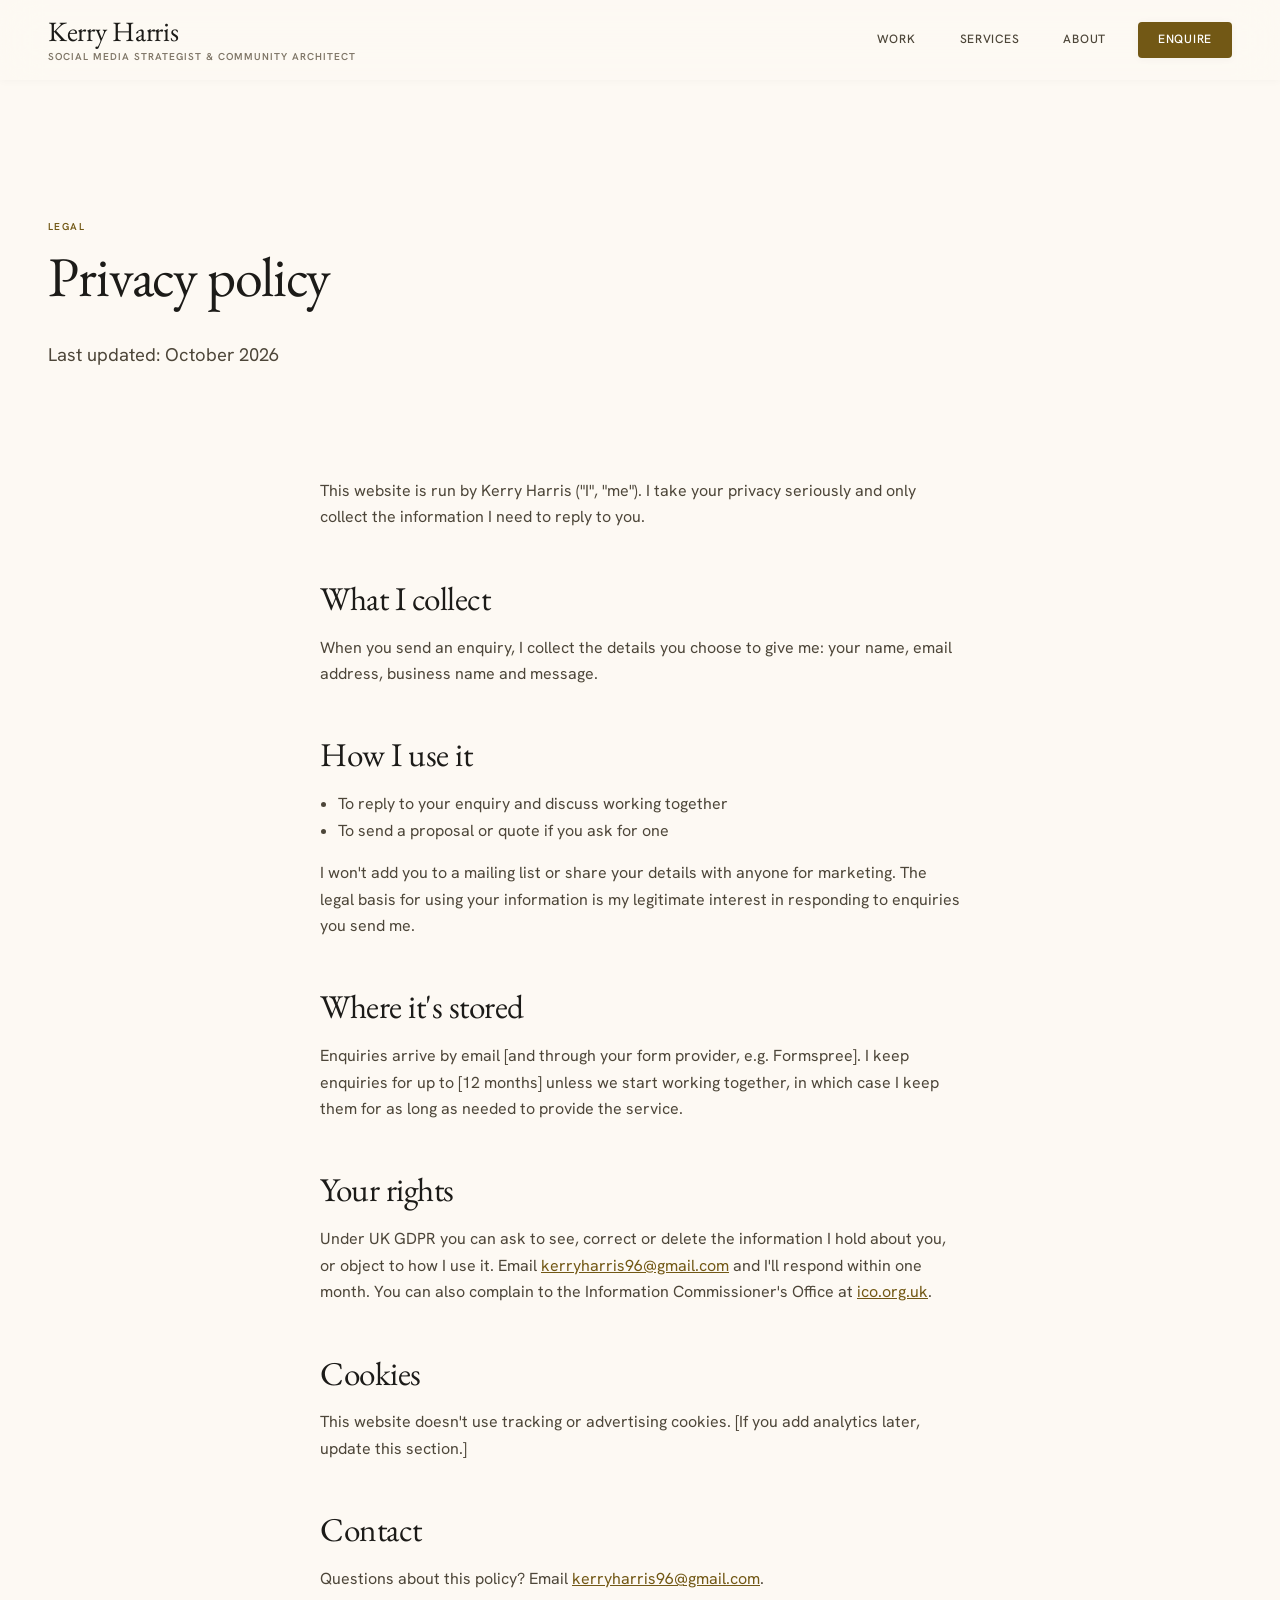
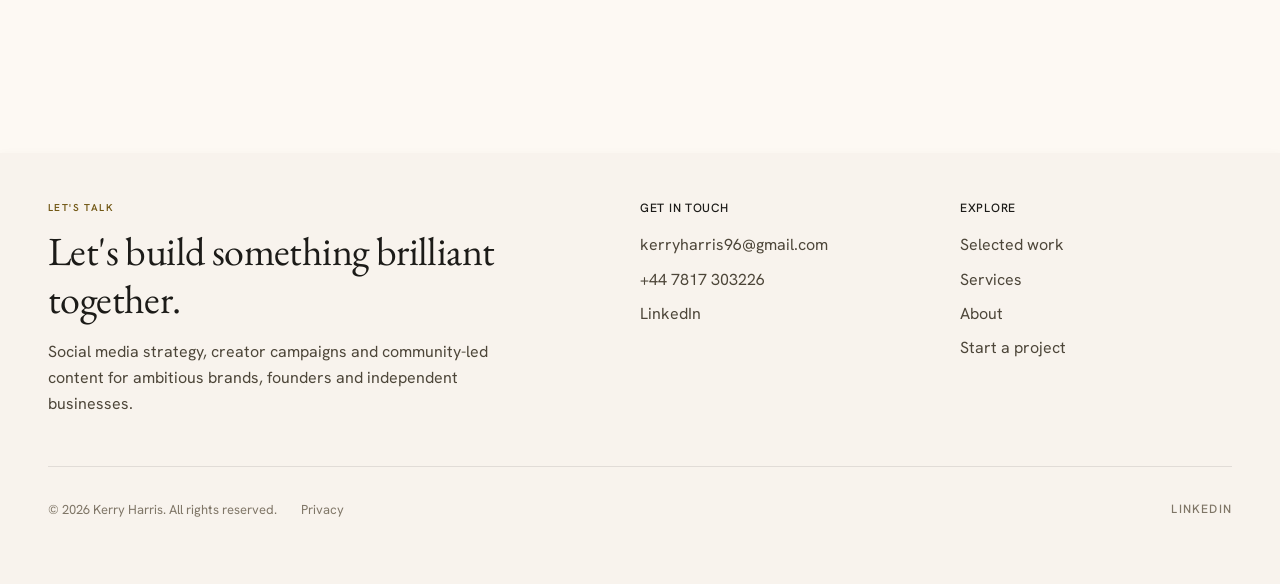
<file: privacy.html>
<!doctype html>
<html lang="en-GB">
<head>
  <meta charset="utf-8">
  <meta name="viewport" content="width=device-width, initial-scale=1">
  <title>Privacy Policy | Kerry Harris</title>
  <meta name="description" content="How Kerry Harris collects and uses personal information sent through this website.">
  <meta property="og:title" content="Privacy Policy | Kerry Harris">
  <meta property="og:description" content="How Kerry Harris collects and uses personal information sent through this website.">
  <meta name="theme-color" content="#fdf9f3">
  <link rel="icon" href="favicon.svg" type="image/svg+xml">
  <link rel="preconnect" href="https://fonts.googleapis.com">
  <link rel="preconnect" href="https://fonts.gstatic.com" crossorigin>
  <link href="https://fonts.googleapis.com/css2?family=EB+Garamond:ital,wght@0,400..600;1,400..600&family=Hanken+Grotesk:wght@400;500;600;700&display=swap" rel="stylesheet">
  <link rel="stylesheet" href="styles.css?v=202610261554">
</head>
<body>

<a class="skip" href="#main">Skip to content</a>

<header class="nav">
  <div class="nav__inner">
    <a class="nav__logo" href="index.html" aria-label="Kerry Harris, home">
      <span class="nav__name">Kerry Harris</span>
      <span class="nav__tag">Social Media Strategist &amp; Community Architect</span>
    </a>
    <nav aria-label="Main">
      <button class="nav__toggle" aria-expanded="false" aria-controls="nav-links">Menu</button>
      <ul class="nav__links" id="nav-links">
        <li><a href="work.html">Work</a></li>
        <li><a href="services.html">Services</a></li>
        <li><a href="about.html">About</a></li>
        <li><a class="nav__cta" href="contact.html">Enquire</a></li>
      </ul>
    </nav>
  </div>
</header>

<main id="main">
  <section class="page-hero">
    <p class="eyebrow reveal-load">Legal</p>
    <h1 class="reveal-load" style="--d:1">Privacy policy</h1>
    <p class="page-hero__lede reveal-load" style="--d:2">Last updated: October 2026</p>
  </section>

  <section class="prose">
    <!-- This is a plain-English starting point, not legal advice. Check it matches how you actually handle data. -->
    <p>This website is run by Kerry Harris ("I", "me"). I take your privacy seriously and only collect the information I need to reply to you.</p>

    <h2>What I collect</h2>
    <p>When you send an enquiry, I collect the details you choose to give me: your name, email address, business name and message.</p>

    <h2>How I use it</h2>
    <ul>
      <li>To reply to your enquiry and discuss working together</li>
      <li>To send a proposal or quote if you ask for one</li>
    </ul>
    <p>I won't add you to a mailing list or share your details with anyone for marketing. The legal basis for using your information is my legitimate interest in responding to enquiries you send me.</p>

    <h2>Where it's stored</h2>
    <p>Enquiries arrive by email [and through your form provider, e.g. Formspree]. I keep enquiries for up to [12 months] unless we start working together, in which case I keep them for as long as needed to provide the service.</p>

    <h2>Your rights</h2>
    <p>Under UK GDPR you can ask to see, correct or delete the information I hold about you, or object to how I use it. Email <a href="mailto:kerryharris96@gmail.com">kerryharris96@gmail.com</a> and I'll respond within one month. You can also complain to the Information Commissioner's Office at <a href="https://ico.org.uk" target="_blank" rel="noopener">ico.org.uk</a>.</p>

    <h2>Cookies</h2>
    <p>This website doesn't use tracking or advertising cookies. [If you add analytics later, update this section.]</p>

    <h2>Contact</h2>
    <p>Questions about this policy? Email <a href="mailto:kerryharris96@gmail.com">kerryharris96@gmail.com</a>.</p>
  </section>
</main>

<footer class="footer">
  <div class="footer__inner">
    <div class="footer__grid">
      <div>
        <p class="eyebrow">Let&#39;s talk</p>
        <p class="footer__title">Let&#39;s build something brilliant together.</p>
        <p class="footer__desc">Social media strategy, creator campaigns and community-led content for ambitious brands, founders and independent businesses.</p>
      </div>
      <div>
        <p class="footer__head">Get in touch</p>
        <ul class="footer__list">
          <li><a href="mailto:kerryharris96@gmail.com">kerryharris96@gmail.com</a></li>
          <li><a href="tel:+447817303226">+44 7817 303226</a></li>
          <li><a href="https://www.linkedin.com/in/kerry-harris-9aa0041a2/" target="_blank" rel="noopener">LinkedIn</a></li>
        </ul>
      </div>
      <div>
        <p class="footer__head">Explore</p>
        <ul class="footer__list">
          <li><a href="work.html">Selected work</a></li>
          <li><a href="services.html">Services</a></li>
          <li><a href="about.html">About</a></li>
          <li><a href="contact.html">Start a project</a></li>
        </ul>
      </div>
    </div>
    <div class="footer__bottom">
      <div class="footer__legal">
        <p>© <span data-year>2026</span> Kerry Harris. All rights reserved.</p>
        <a href="privacy.html">Privacy</a>
      </div>
      <a class="footer__social" href="https://www.linkedin.com/in/kerry-harris-9aa0041a2/" target="_blank" rel="noopener">LinkedIn</a>
    </div>
  </div>
</footer>

<script src="main.js?v=202610261554" defer></script>
</body>
</html>
</file>
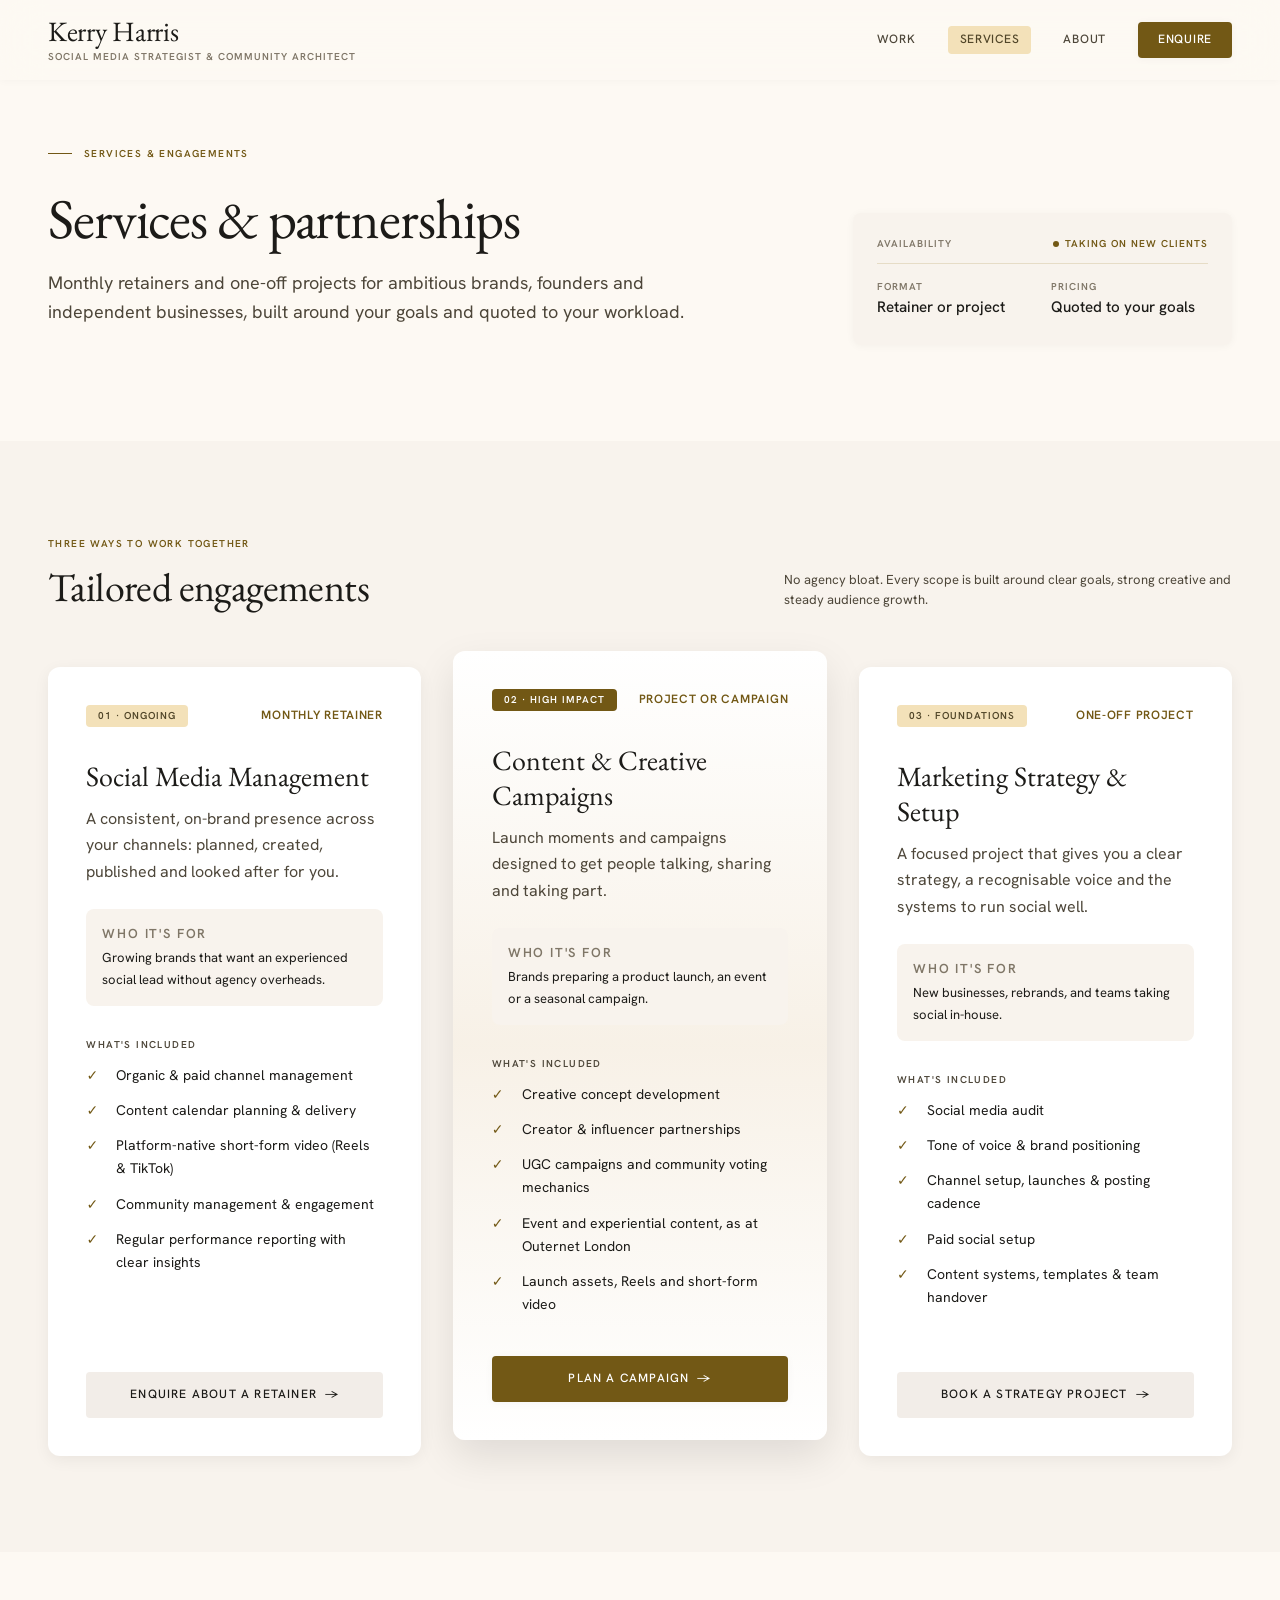
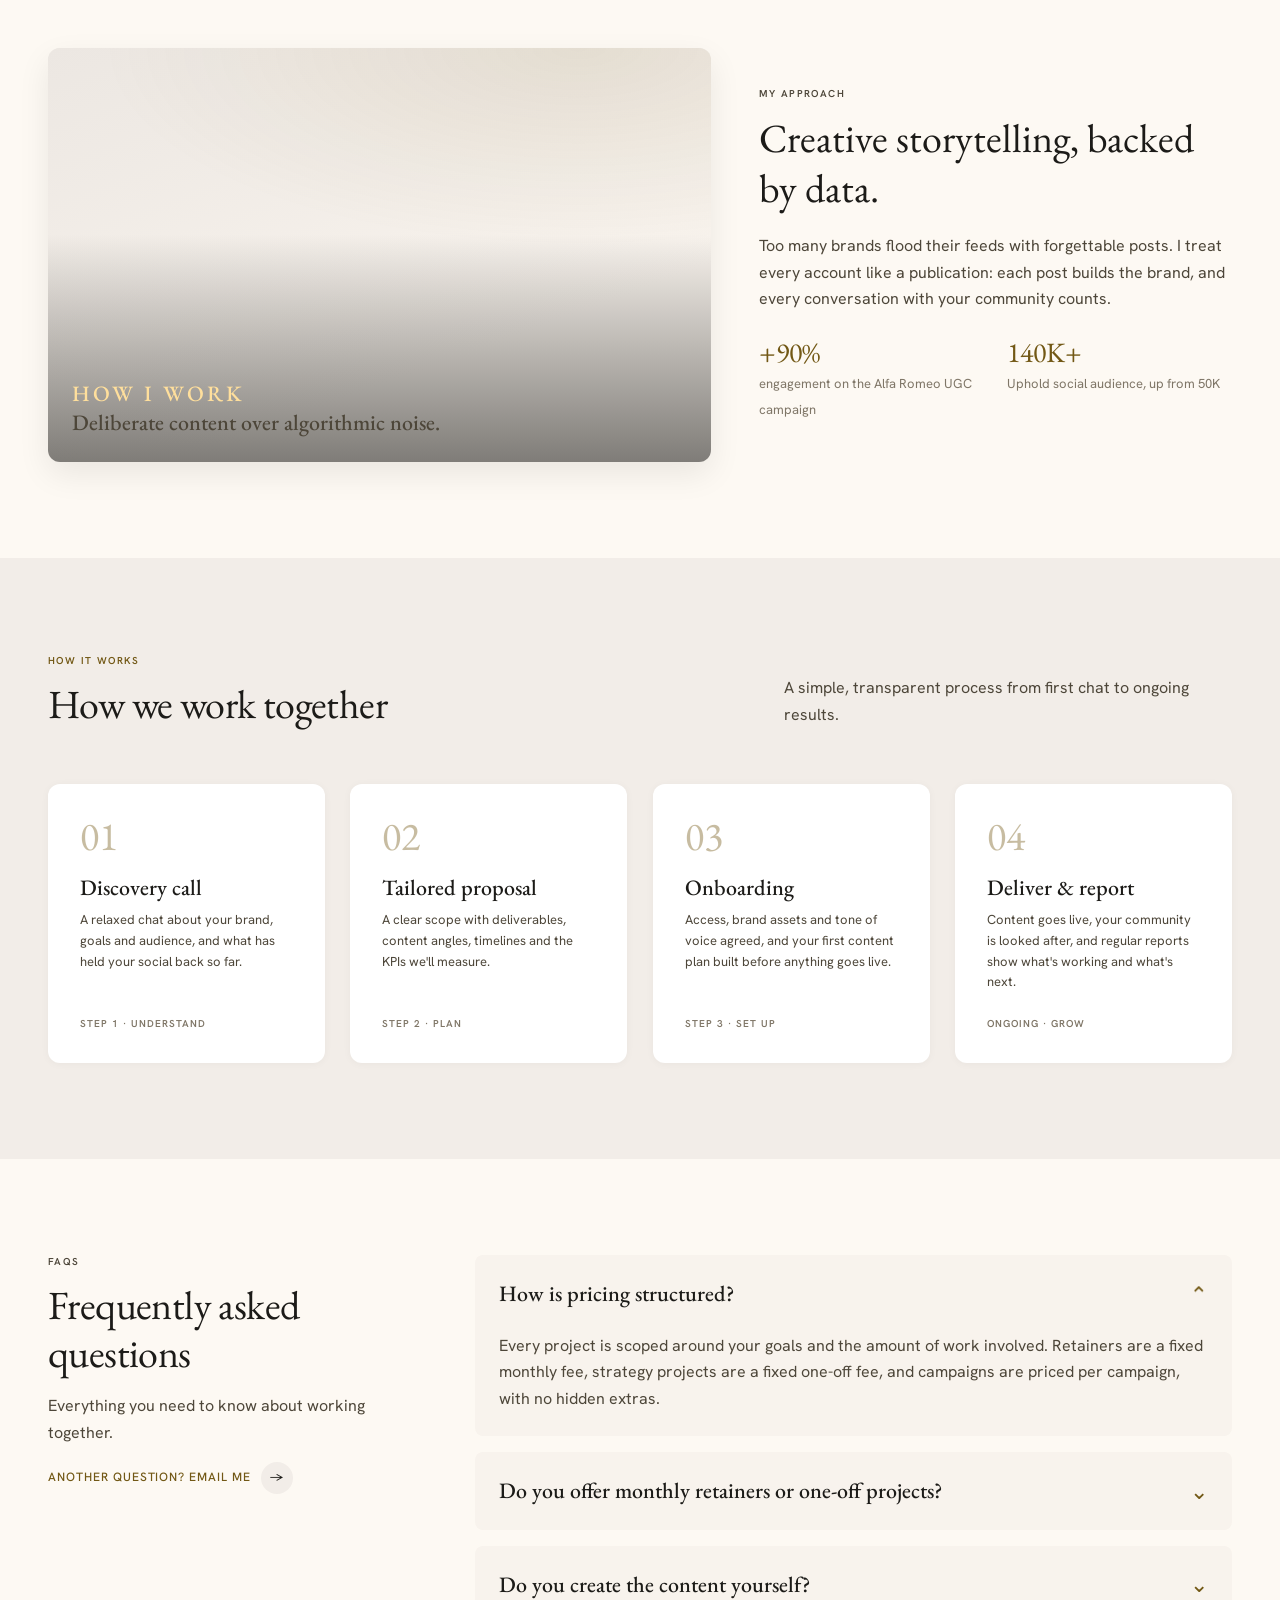
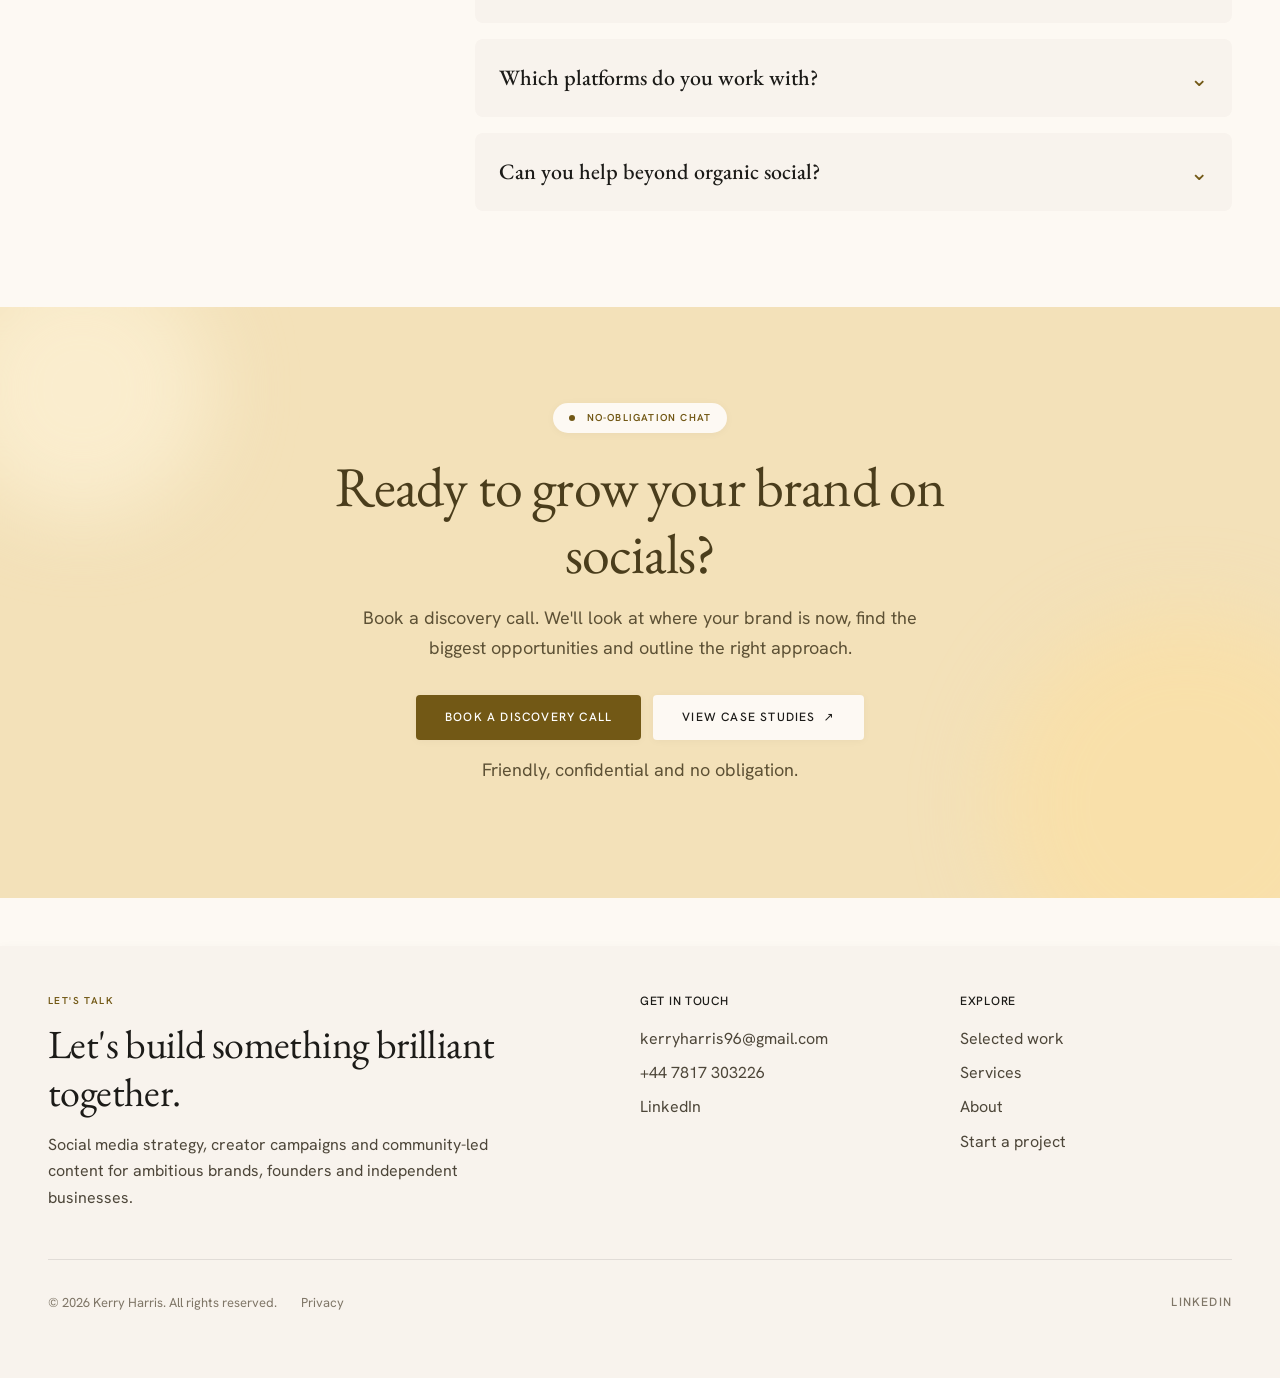
<file: services.html>
<!doctype html>
<html lang="en-GB">
<head>
  <meta charset="utf-8">
  <meta name="viewport" content="width=device-width, initial-scale=1">
  <title>Services | Kerry Harris</title>
  <meta name="description" content="Social media management, content and creative campaigns, and marketing strategy, as monthly retainers or one-off projects.">
  <meta property="og:title" content="Services | Kerry Harris">
  <meta property="og:description" content="Social media management, content and creative campaigns, and marketing strategy, as monthly retainers or one-off projects.">
  <meta name="theme-color" content="#fdf9f3">
  <link rel="icon" href="favicon.svg" type="image/svg+xml">
  <link rel="preconnect" href="https://fonts.googleapis.com">
  <link rel="preconnect" href="https://fonts.gstatic.com" crossorigin>
  <link href="https://fonts.googleapis.com/css2?family=EB+Garamond:ital,wght@0,400..600;1,400..600&family=Hanken+Grotesk:wght@400;500;600;700&display=swap" rel="stylesheet">
  <link rel="stylesheet" href="styles.css?v=202610261554">
</head>
<body>

<a class="skip" href="#main">Skip to content</a>

<header class="nav">
  <div class="nav__inner">
    <a class="nav__logo" href="index.html" aria-label="Kerry Harris, home">
      <span class="nav__name">Kerry Harris</span>
      <span class="nav__tag">Social Media Strategist &amp; Community Architect</span>
    </a>
    <nav aria-label="Main">
      <button class="nav__toggle" aria-expanded="false" aria-controls="nav-links">Menu</button>
      <ul class="nav__links" id="nav-links">
        <li><a href="work.html">Work</a></li>
        <li><a href="services.html" aria-current="page">Services</a></li>
        <li><a href="about.html">About</a></li>
        <li><a class="nav__cta" href="contact.html">Enquire</a></li>
      </ul>
    </nav>
  </div>
</header>

<main id="main">
  <section class="ed-hero">
    <div class="ed-hero__grid">
      <div>
        <p class="eyebrow eyebrow--rule reveal-load">Services &amp; engagements</p>
        <h1 class="reveal-load" style="--d:1">Services &amp; partnerships</h1>
        <p class="lede reveal-load" style="--d:2;max-width:40rem">Monthly retainers and one-off projects for ambitious brands, founders and independent businesses, built around your goals and quoted to your workload.</p>
      </div>
      <div class="slate reveal-load" style="--d:3">
        <div class="slate__top"><span>Availability</span><span><span class="dot"></span>Taking on new clients</span></div>
        <div class="slate__grid">
          <div><span>Format</span><strong>Retainer or project</strong></div>
          <div><span>Pricing</span><strong>Quoted to your goals</strong></div>
        </div>
      </div>
    </div>
  </section>

  <section class="band">
    <div class="wrap">
      <div class="split-head">
        <div>
          <p class="eyebrow">Three ways to work together</p>
          <h2 class="reveal">Tailored engagements</h2>
        </div>
        <p class="small">No agency bloat. Every scope is built around clear goals, strong creative and steady audience growth.</p>
      </div>
      <div class="tiers">
        <article class="tier reveal" id="management">
          <div>
            <div class="tier__top"><span class="chip">01 · Ongoing</span><span class="tier__type">Monthly retainer</span></div>
            <h3>Social Media Management</h3>
            <p>A consistent, on-brand presence across your channels: planned, created, published and looked after for you.</p>
            <div class="who"><p class="eyebrow">Who it's for</p><p>Growing brands that want an experienced social lead without agency overheads.</p></div>
            <p class="eyebrow faint">What's included</p>
            <ul class="check">
              <li>Organic &amp; paid channel management</li>
              <li>Content calendar planning &amp; delivery</li>
              <li>Platform-native short-form video (Reels &amp; TikTok)</li>
              <li>Community management &amp; engagement</li>
              <li>Regular performance reporting with clear insights</li>
            </ul>
          </div>
          <a class="btn btn--soft btn--block" href="contact.html">Enquire about a retainer <span class="arr" aria-hidden="true">→</span></a>
        </article>
        <article class="tier tier--featured reveal" id="campaigns">
          <div>
            <div class="tier__top"><span class="chip chip--solid">02 · High impact</span><span class="tier__type">Project or campaign</span></div>
            <h3>Content &amp; Creative Campaigns</h3>
            <p>Launch moments and campaigns designed to get people talking, sharing and taking part.</p>
            <div class="who"><p class="eyebrow">Who it's for</p><p>Brands preparing a product launch, an event or a seasonal campaign.</p></div>
            <p class="eyebrow faint">What's included</p>
            <ul class="check">
              <li>Creative concept development</li>
              <li>Creator &amp; influencer partnerships</li>
              <li>UGC campaigns and community voting mechanics</li>
              <li>Event and experiential content, as at Outernet London</li>
              <li>Launch assets, Reels and short-form video</li>
            </ul>
          </div>
          <a class="btn btn--accent btn--block" href="contact.html">Plan a campaign <span class="arr" aria-hidden="true">→</span></a>
        </article>
        <article class="tier reveal" id="strategy">
          <div>
            <div class="tier__top"><span class="chip">03 · Foundations</span><span class="tier__type">One-off project</span></div>
            <h3>Marketing Strategy &amp; Setup</h3>
            <p>A focused project that gives you a clear strategy, a recognisable voice and the systems to run social well.</p>
            <div class="who"><p class="eyebrow">Who it's for</p><p>New businesses, rebrands, and teams taking social in-house.</p></div>
            <p class="eyebrow faint">What's included</p>
            <ul class="check">
              <li>Social media audit</li>
              <li>Tone of voice &amp; brand positioning</li>
              <li>Channel setup, launches &amp; posting cadence</li>
              <li>Paid social setup</li>
              <li>Content systems, templates &amp; team handover</li>
            </ul>
          </div>
          <a class="btn btn--soft btn--block" href="contact.html">Book a strategy project <span class="arr" aria-hidden="true">→</span></a>
        </article>
      </div>
    </div>
  </section>

  <section>
    <div class="media-split">
      <div class="media media--shade reveal">
        <!-- Replace with a real behind-the-scenes or workspace photo -->
        <div class="ph" data-label="Behind-the-scenes photo"></div>
        <div class="media__caption"><p class="eyebrow">How I work</p><p>Deliberate content over algorithmic noise.</p></div>
      </div>
      <div class="reveal">
        <p class="eyebrow">My approach</p>
        <h3>Creative storytelling, backed by data.</h3>
        <p>Too many brands flood their feeds with forgettable posts. I treat every account like a publication: each post builds the brand, and every conversation with your community counts.</p>
        <div class="mini-stats">
          <div><strong>+90%</strong><span>engagement on the Alfa Romeo UGC campaign</span></div>
          <div><strong>140K+</strong><span>Uphold social audience, up from 50K</span></div>
        </div>
      </div>
    </div>
  </section>

  <section class="band band--alt">
    <div class="wrap">
      <div class="split-head">
        <div>
          <p class="eyebrow">How it works</p>
          <h2 class="reveal">How we work together</h2>
        </div>
        <p>A simple, transparent process from first chat to ongoing results.</p>
      </div>
      <div class="grid-4">
        <div class="step-card reveal">
          <div><span class="step-card__num">01</span><h3>Discovery call</h3><p>A relaxed chat about your brand, goals and audience, and what has held your social back so far.</p></div>
          <span class="step-card__foot">Step 1 · Understand</span>
        </div>
        <div class="step-card reveal">
          <div><span class="step-card__num">02</span><h3>Tailored proposal</h3><p>A clear scope with deliverables, content angles, timelines and the KPIs we'll measure.</p></div>
          <span class="step-card__foot">Step 2 · Plan</span>
        </div>
        <div class="step-card reveal">
          <div><span class="step-card__num">03</span><h3>Onboarding</h3><p>Access, brand assets and tone of voice agreed, and your first content plan built before anything goes live.</p></div>
          <span class="step-card__foot">Step 3 · Set up</span>
        </div>
        <div class="step-card reveal">
          <div><span class="step-card__num">04</span><h3>Deliver &amp; report</h3><p>Content goes live, your community is looked after, and regular reports show what's working and what's next.</p></div>
          <span class="step-card__foot">Ongoing · Grow</span>
        </div>
      </div>
    </div>
  </section>

  <section>
    <div class="faq-layout">
      <div>
        <p class="eyebrow">FAQs</p>
        <h2>Frequently asked questions</h2>
        <p>Everything you need to know about working together.</p>
        <a class="arrow-link" href="mailto:kerryharris96@gmail.com">Another question? Email me <span class="circle" aria-hidden="true">→</span></a>
      </div>
      <div class="faq2">
        <details open>
          <summary>How is pricing structured?</summary>
          <p>Every project is scoped around your goals and the amount of work involved. Retainers are a fixed monthly fee, strategy projects are a fixed one-off fee, and campaigns are priced per campaign, with no hidden extras.</p>
        </details>
        <details>
          <summary>Do you offer monthly retainers or one-off projects?</summary>
          <p>Both. Monthly management is the best way to build steady growth, and one-off projects such as audits, launches and campaigns are available for businesses that aren't ready for ongoing support.</p>
        </details>
        <details>
          <summary>Do you create the content yourself?</summary>
          <p>Yes. I plan, film, edit and write short-form video, photography and platform-specific copy, and I run creator and UGC campaigns.</p>
        </details>
        <details>
          <summary>Which platforms do you work with?</summary>
          <p>Instagram, Facebook, TikTok, LinkedIn, YouTube and X, across organic and paid. I'll recommend the channels where your audience actually spends time, rather than spreading you thin.</p>
        </details>
        <details>
          <summary>Can you help beyond organic social?</summary>
          <p>Yes. I've planned and supported paid social campaigns, and I provide end-to-end support across strategy, content, websites and digital marketing.</p>
        </details>
      </div>
    </div>
  </section>

  <section class="band band--tint cta-soft">
    <div class="wrap">
      <span class="status status--round"><span class="dot"></span>No-obligation chat</span>
      <h2>Ready to grow your brand on socials?</h2>
      <p>Book a discovery call. We'll look at where your brand is now, find the biggest opportunities and outline the right approach.</p>
      <div class="btns">
        <a class="btn btn--accent" href="contact.html">Book a discovery call</a>
        <a class="btn btn--light" href="work.html">View case studies <span class="arr" aria-hidden="true">↗</span></a>
      </div>
      <p class="small">Friendly, confidential and no obligation.</p>
    </div>
  </section>
</main>

<footer class="footer">
  <div class="footer__inner">
    <div class="footer__grid">
      <div>
        <p class="eyebrow">Let&#39;s talk</p>
        <p class="footer__title">Let&#39;s build something brilliant together.</p>
        <p class="footer__desc">Social media strategy, creator campaigns and community-led content for ambitious brands, founders and independent businesses.</p>
      </div>
      <div>
        <p class="footer__head">Get in touch</p>
        <ul class="footer__list">
          <li><a href="mailto:kerryharris96@gmail.com">kerryharris96@gmail.com</a></li>
          <li><a href="tel:+447817303226">+44 7817 303226</a></li>
          <li><a href="https://www.linkedin.com/in/kerry-harris-9aa0041a2/" target="_blank" rel="noopener">LinkedIn</a></li>
        </ul>
      </div>
      <div>
        <p class="footer__head">Explore</p>
        <ul class="footer__list">
          <li><a href="work.html">Selected work</a></li>
          <li><a href="services.html">Services</a></li>
          <li><a href="about.html">About</a></li>
          <li><a href="contact.html">Start a project</a></li>
        </ul>
      </div>
    </div>
    <div class="footer__bottom">
      <div class="footer__legal">
        <p>© <span data-year>2026</span> Kerry Harris. All rights reserved.</p>
        <a href="privacy.html">Privacy</a>
      </div>
      <a class="footer__social" href="https://www.linkedin.com/in/kerry-harris-9aa0041a2/" target="_blank" rel="noopener">LinkedIn</a>
    </div>
  </div>
</footer>

<script src="main.js?v=202610261554" defer></script>
</body>
</html>
</file>
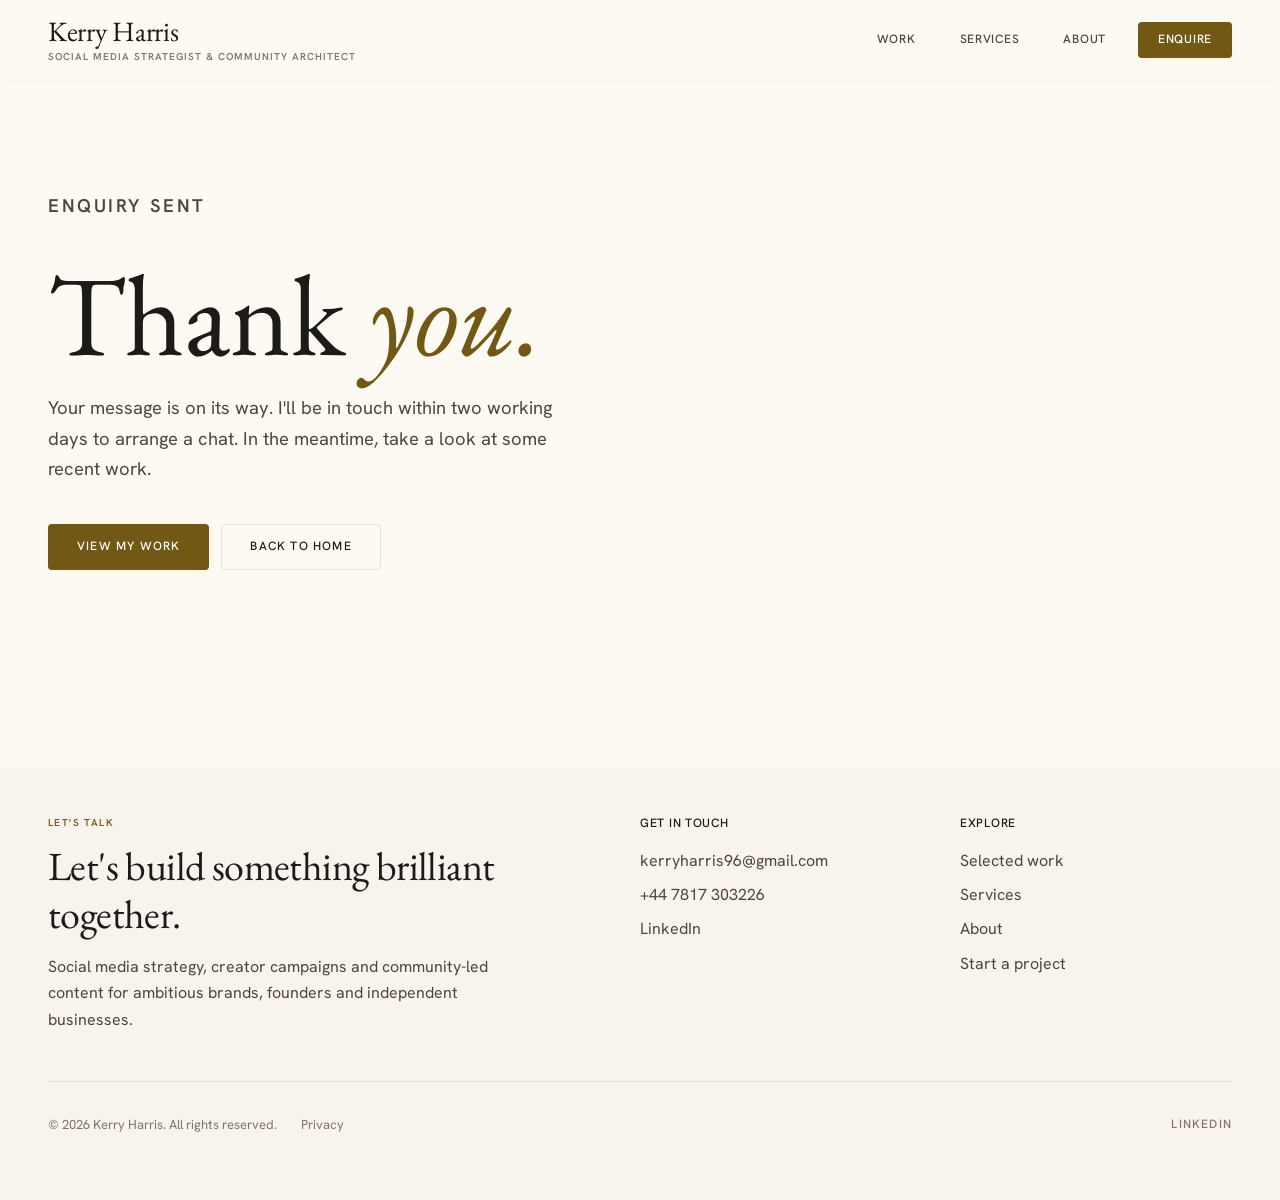
<file: thank-you.html>
<!doctype html>
<html lang="en-GB">
<head>
  <meta charset="utf-8">
  <meta name="viewport" content="width=device-width, initial-scale=1">
  <title>Thank You | Kerry Harris</title>
  <meta name="description" content="Thanks for your enquiry.">
  <meta property="og:title" content="Thank You | Kerry Harris">
  <meta property="og:description" content="Thanks for your enquiry.">
  <meta name="theme-color" content="#fdf9f3">
  <link rel="icon" href="favicon.svg" type="image/svg+xml">
  <link rel="preconnect" href="https://fonts.googleapis.com">
  <link rel="preconnect" href="https://fonts.gstatic.com" crossorigin>
  <link href="https://fonts.googleapis.com/css2?family=EB+Garamond:ital,wght@0,400..600;1,400..600&family=Hanken+Grotesk:wght@400;500;600;700&display=swap" rel="stylesheet">
  <link rel="stylesheet" href="styles.css?v=202610261554">
</head>
<body class="no-footer-cta">

<a class="skip" href="#main">Skip to content</a>

<header class="nav">
  <div class="nav__inner">
    <a class="nav__logo" href="index.html" aria-label="Kerry Harris, home">
      <span class="nav__name">Kerry Harris</span>
      <span class="nav__tag">Social Media Strategist &amp; Community Architect</span>
    </a>
    <nav aria-label="Main">
      <button class="nav__toggle" aria-expanded="false" aria-controls="nav-links">Menu</button>
      <ul class="nav__links" id="nav-links">
        <li><a href="work.html">Work</a></li>
        <li><a href="services.html">Services</a></li>
        <li><a href="about.html">About</a></li>
        <li><a class="nav__cta" href="contact.html">Enquire</a></li>
      </ul>
    </nav>
  </div>
</header>

<main id="main">
  <section class="centre">
    <p class="eyebrow reveal-load">Enquiry sent</p>
    <h1 class="reveal-load" style="--d:1">Thank <em>you.</em></h1>
    <p class="reveal-load" style="--d:2">Your message is on its way. I'll be in touch within two working days to arrange a chat. In the meantime, take a look at some recent work.</p>
    <div class="btns reveal-load" style="--d:3">
      <a class="btn btn--gold" href="work.html">View my work</a>
      <a class="btn btn--ghost" href="index.html">Back to home</a>
    </div>
  </section>
</main>

<footer class="footer">
  <div class="footer__inner">
    <div class="footer__grid">
      <div>
        <p class="eyebrow">Let&#39;s talk</p>
        <p class="footer__title">Let&#39;s build something brilliant together.</p>
        <p class="footer__desc">Social media strategy, creator campaigns and community-led content for ambitious brands, founders and independent businesses.</p>
      </div>
      <div>
        <p class="footer__head">Get in touch</p>
        <ul class="footer__list">
          <li><a href="mailto:kerryharris96@gmail.com">kerryharris96@gmail.com</a></li>
          <li><a href="tel:+447817303226">+44 7817 303226</a></li>
          <li><a href="https://www.linkedin.com/in/kerry-harris-9aa0041a2/" target="_blank" rel="noopener">LinkedIn</a></li>
        </ul>
      </div>
      <div>
        <p class="footer__head">Explore</p>
        <ul class="footer__list">
          <li><a href="work.html">Selected work</a></li>
          <li><a href="services.html">Services</a></li>
          <li><a href="about.html">About</a></li>
          <li><a href="contact.html">Start a project</a></li>
        </ul>
      </div>
    </div>
    <div class="footer__bottom">
      <div class="footer__legal">
        <p>© <span data-year>2026</span> Kerry Harris. All rights reserved.</p>
        <a href="privacy.html">Privacy</a>
      </div>
      <a class="footer__social" href="https://www.linkedin.com/in/kerry-harris-9aa0041a2/" target="_blank" rel="noopener">LinkedIn</a>
    </div>
  </div>
</footer>

<script src="main.js?v=202610261554" defer></script>
</body>
</html>
</file>
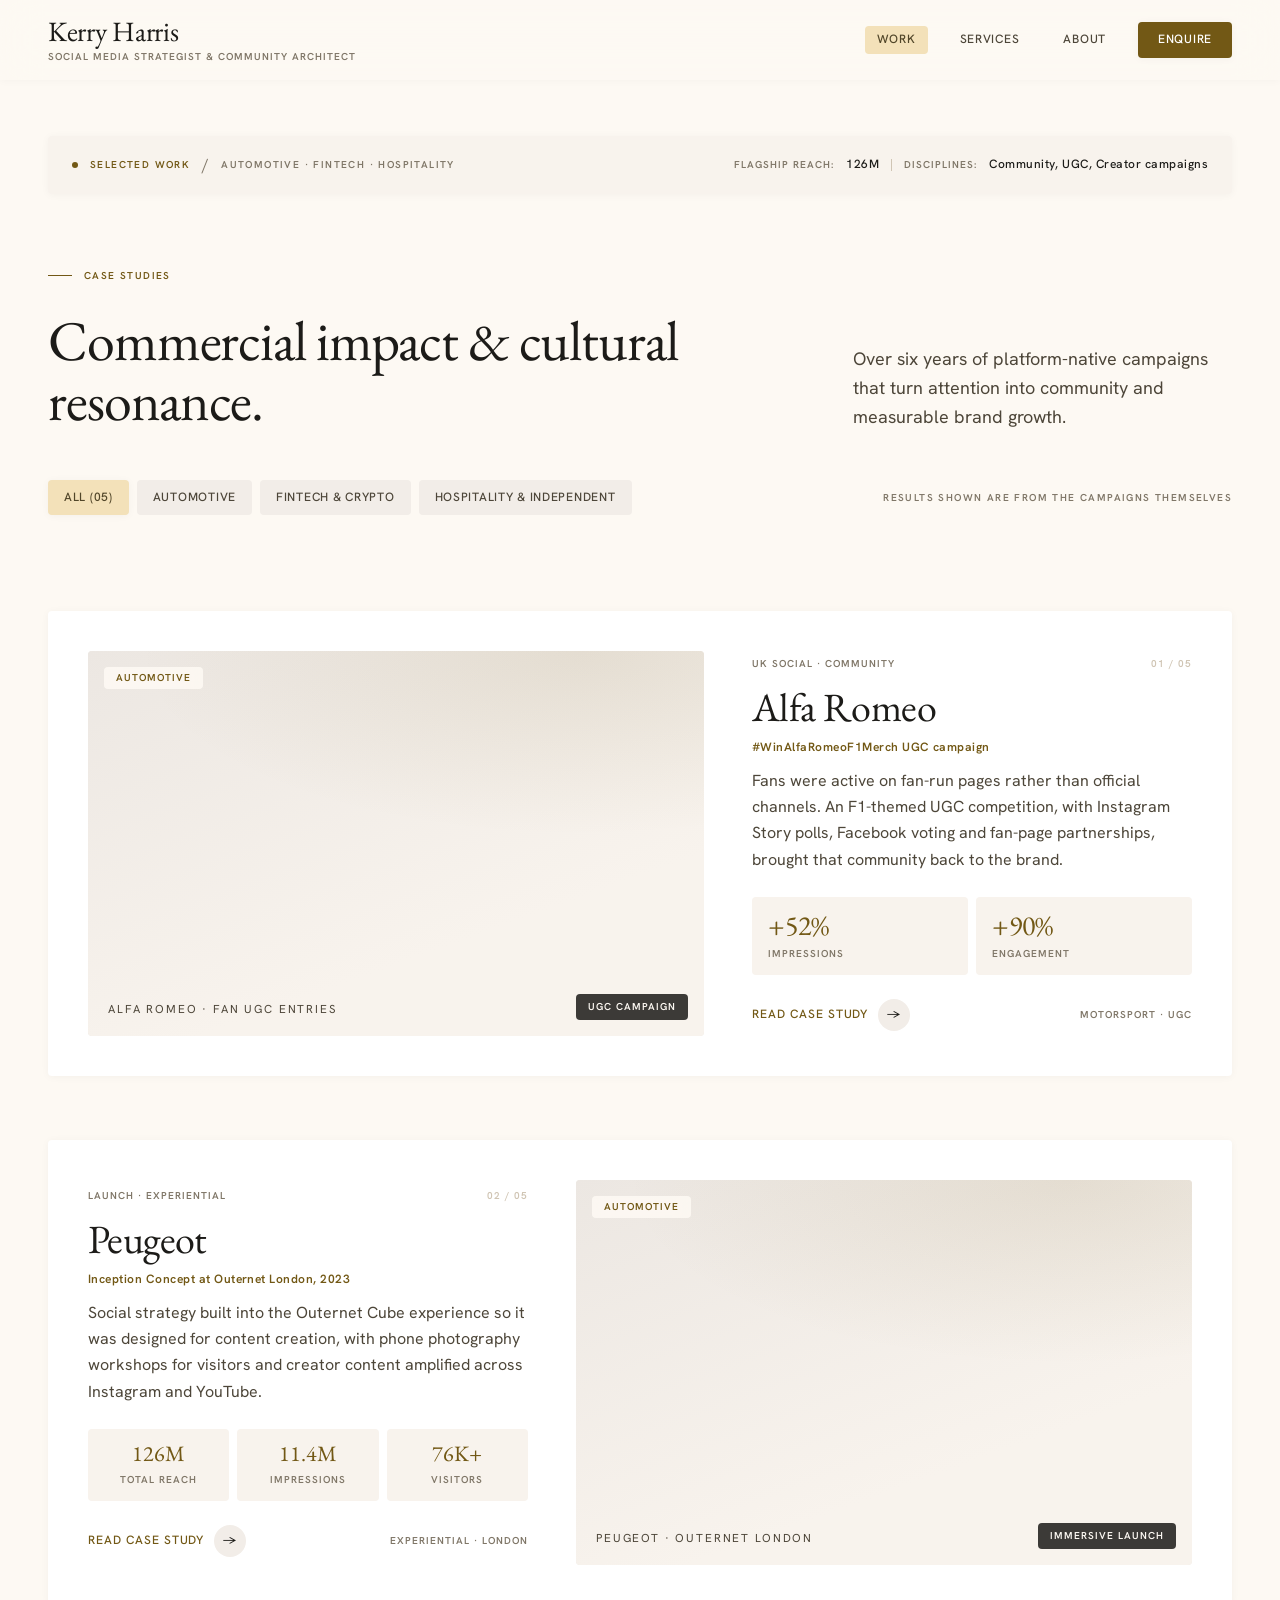
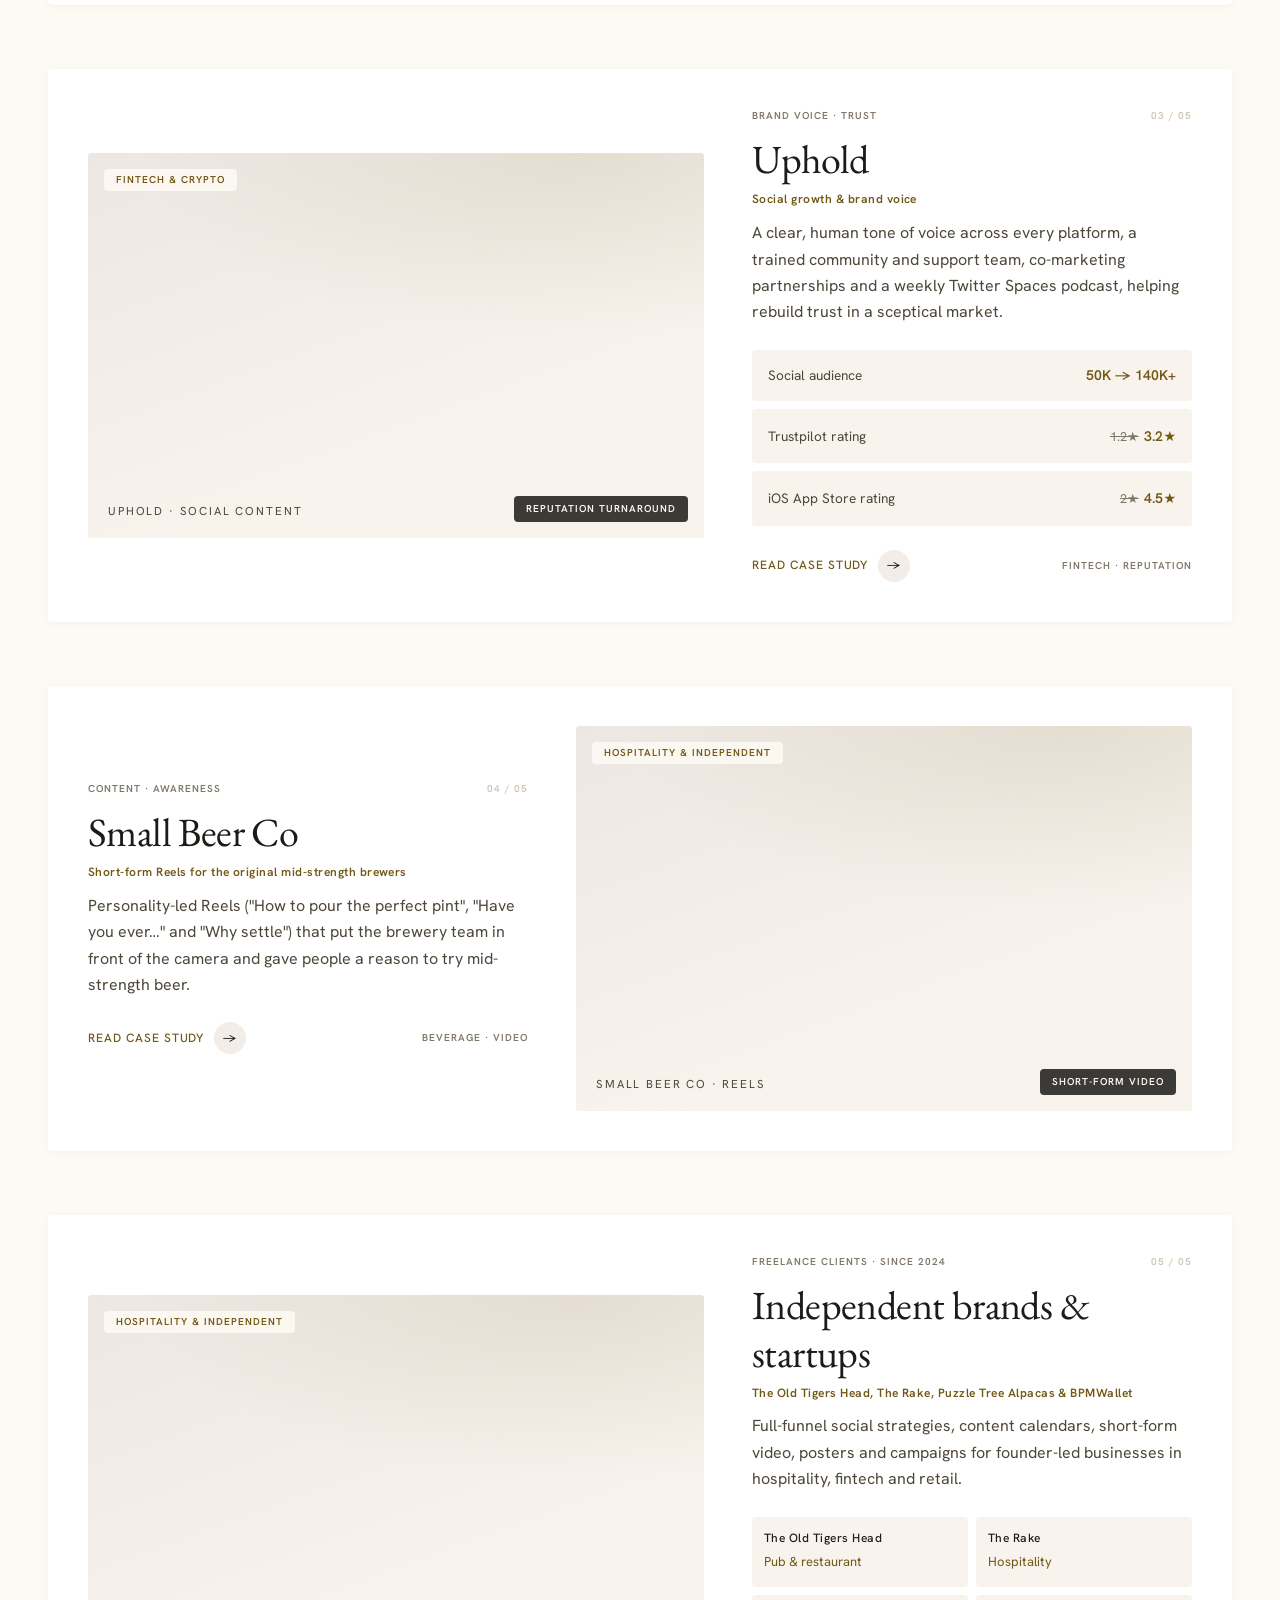
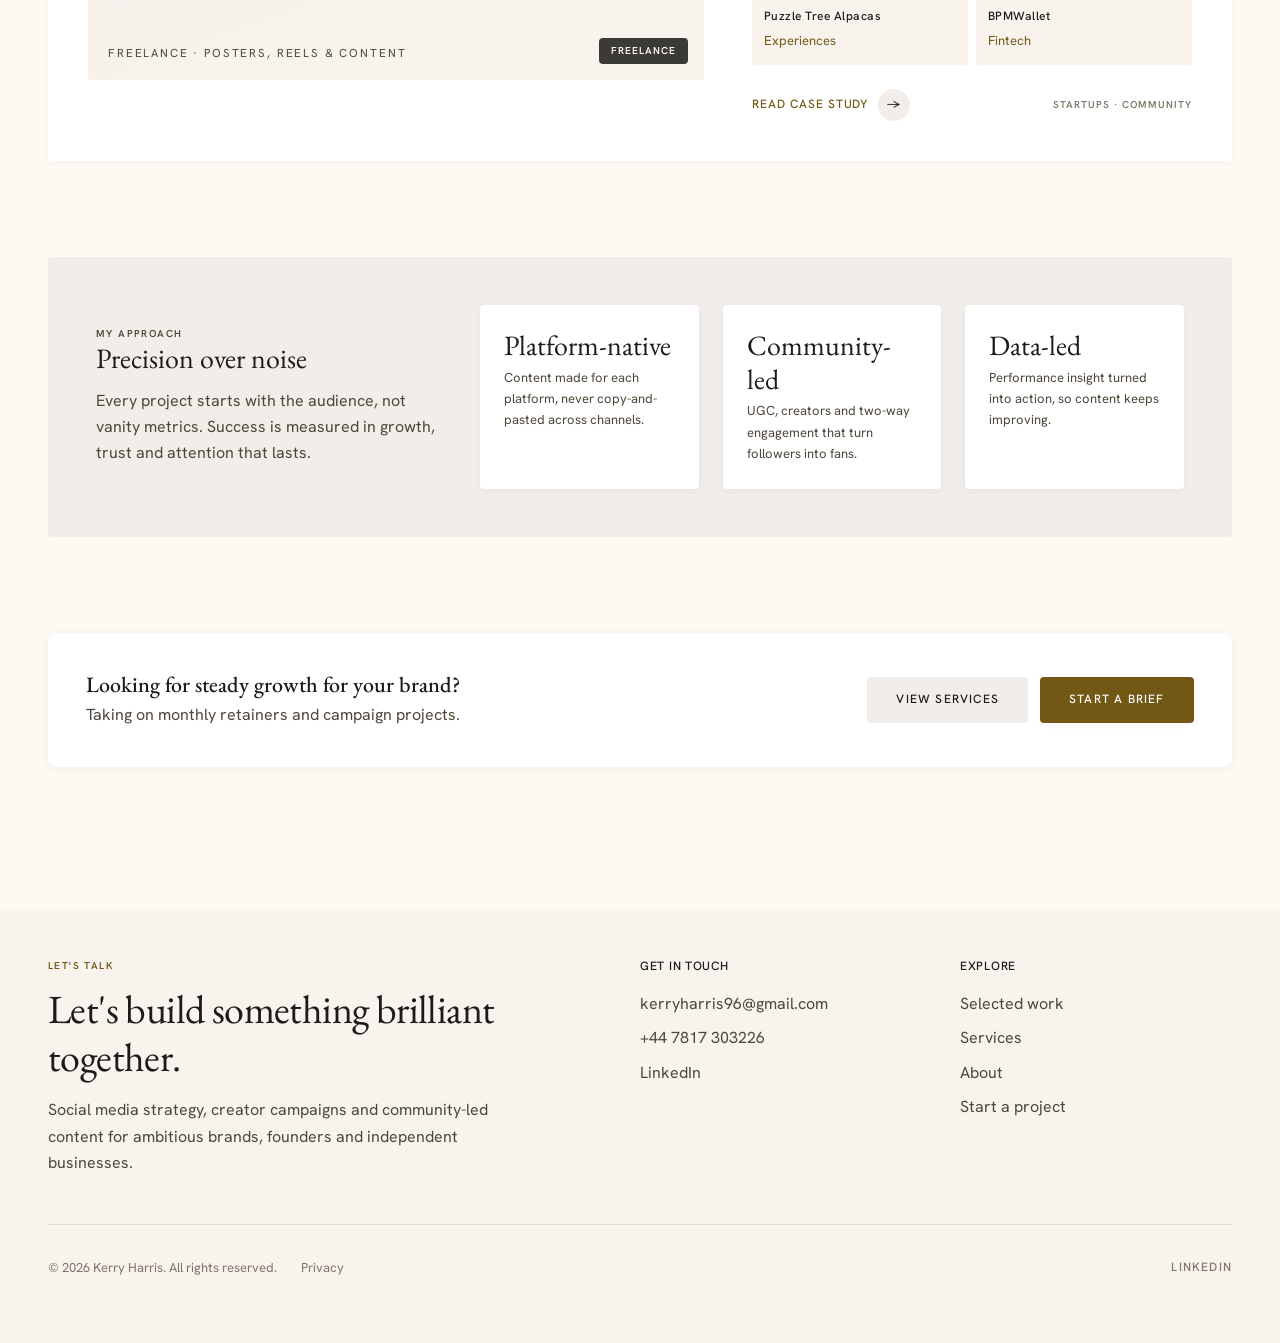
<file: work.html>
<!doctype html>
<html lang="en-GB">
<head>
  <meta charset="utf-8">
  <meta name="viewport" content="width=device-width, initial-scale=1">
  <title>Work | Kerry Harris</title>
  <meta name="description" content="Case studies in social media strategy, UGC and creator campaigns, and brand content for Peugeot, Alfa Romeo, Uphold, Small Beer Co and independent businesses.">
  <meta property="og:title" content="Work | Kerry Harris">
  <meta property="og:description" content="Case studies in social media strategy, UGC and creator campaigns, and brand content for Peugeot, Alfa Romeo, Uphold, Small Beer Co and independent businesses.">
  <meta name="theme-color" content="#fdf9f3">
  <link rel="icon" href="favicon.svg" type="image/svg+xml">
  <link rel="preconnect" href="https://fonts.googleapis.com">
  <link rel="preconnect" href="https://fonts.gstatic.com" crossorigin>
  <link href="https://fonts.googleapis.com/css2?family=EB+Garamond:ital,wght@0,400..600;1,400..600&family=Hanken+Grotesk:wght@400;500;600;700&display=swap" rel="stylesheet">
  <link rel="stylesheet" href="styles.css?v=202610261554">
</head>
<body>

<a class="skip" href="#main">Skip to content</a>

<header class="nav">
  <div class="nav__inner">
    <a class="nav__logo" href="index.html" aria-label="Kerry Harris, home">
      <span class="nav__name">Kerry Harris</span>
      <span class="nav__tag">Social Media Strategist &amp; Community Architect</span>
    </a>
    <nav aria-label="Main">
      <button class="nav__toggle" aria-expanded="false" aria-controls="nav-links">Menu</button>
      <ul class="nav__links" id="nav-links">
        <li><a href="work.html" aria-current="page">Work</a></li>
        <li><a href="services.html">Services</a></li>
        <li><a href="about.html">About</a></li>
        <li><a class="nav__cta" href="contact.html">Enquire</a></li>
      </ul>
    </nav>
  </div>
</header>

<main id="main">
  <section class="ed-hero" style="padding-bottom:0">
    <div class="topbar reveal-load">
      <div><span class="dot"></span><p class="eyebrow">Selected work</p><span class="faint">/</span><span class="eyebrow faint" style="margin:0">Automotive · Fintech · Hospitality</span></div>
      <div class="topbar__facts">
        <span>Flagship reach:</span><strong>126M</strong>
        <span class="topbar__sep"></span>
        <span>Disciplines:</span><strong>Community, UGC, Creator campaigns</strong>
      </div>
    </div>
  </section>

  <section style="padding-top:clamp(40px,5vw,64px)">
    <div class="ed-hero__grid">
      <div>
        <p class="eyebrow eyebrow--rule reveal-load">Case studies</p>
        <h1 class="reveal-load" style="--d:1;font-size:clamp(2.6rem,5.5vw,3.5rem);line-height:1.08;letter-spacing:-.02em;margin-top:1rem">Commercial impact &amp; cultural resonance.</h1>
      </div>
      <p class="lede reveal-load" style="--d:2;margin:0">Over six years of platform-native campaigns that turn attention into community and measurable brand growth.</p>
    </div>
    <div class="filter-bar">
      <div class="filters" role="group" aria-label="Filter by sector">
        <button class="filter" data-filter="all" aria-pressed="true">All (05)</button>
        <button class="filter" data-filter="automotive" aria-pressed="false">Automotive</button>
        <button class="filter" data-filter="fintech" aria-pressed="false">Fintech &amp; crypto</button>
        <button class="filter" data-filter="hospitality" aria-pressed="false">Hospitality &amp; independent</button>
      </div>
      <span class="eyebrow faint" style="margin:0">Results shown are from the campaigns themselves</span>
    </div>
  </section>

  <section class="projects">
    <article class="project reveal" data-sector="automotive">
      <div class="media">
        <div class="ph" data-label="Alfa Romeo · fan UGC entries"></div>
        <span class="media__tag chip chip--glass">Automotive</span>
        <span class="media__badge">UGC campaign</span>
      </div>
      <div class="project__body">
        <div class="project__meta"><span>UK social · Community</span><span>01 / 05</span></div>
        <h2>Alfa Romeo</h2>
        <p class="project__sub">#WinAlfaRomeoF1Merch UGC campaign</p>
        <p>Fans were active on fan-run pages rather than official channels. An F1-themed UGC competition, with Instagram Story polls, Facebook voting and fan-page partnerships, brought that community back to the brand.</p>
        <div class="project__metrics project__metrics--2">
          <div class="metric"><span class="metric__num">+52%</span><span class="metric__label">Impressions</span></div>
          <div class="metric"><span class="metric__num">+90%</span><span class="metric__label">Engagement</span></div>
        </div>
        <div class="project__cta">
          <a class="arrow-link" href="work/alfa-romeo.html">Read case study <span class="circle" aria-hidden="true">→</span></a>
          <span>Motorsport · UGC</span>
        </div>
      </div>
    </article>

    <article class="project project--flip reveal" data-sector="automotive">
      <div class="media">
        <div class="ph" data-label="Peugeot · Outernet London"></div>
        <span class="media__tag chip chip--glass">Automotive</span>
        <span class="media__badge">Immersive launch</span>
      </div>
      <div class="project__body">
        <div class="project__meta"><span>Launch · Experiential</span><span>02 / 05</span></div>
        <h2>Peugeot</h2>
        <p class="project__sub">Inception Concept at Outernet London, 2023</p>
        <p>Social strategy built into the Outernet Cube experience so it was designed for content creation, with phone photography workshops for visitors and creator content amplified across Instagram and YouTube.</p>
        <div class="project__metrics project__metrics--3">
          <div class="metric"><span class="metric__num">126M</span><span class="metric__label">Total reach</span></div>
          <div class="metric"><span class="metric__num">11.4M</span><span class="metric__label">Impressions</span></div>
          <div class="metric"><span class="metric__num">76K+</span><span class="metric__label">Visitors</span></div>
        </div>
        <div class="project__cta">
          <a class="arrow-link" href="work/peugeot.html">Read case study <span class="circle" aria-hidden="true">→</span></a>
          <span>Experiential · London</span>
        </div>
      </div>
    </article>

    <article class="project reveal" data-sector="fintech">
      <div class="media">
        <div class="ph" data-label="Uphold · social content"></div>
        <span class="media__tag chip chip--glass">Fintech &amp; crypto</span>
        <span class="media__badge">Reputation turnaround</span>
      </div>
      <div class="project__body">
        <div class="project__meta"><span>Brand voice · Trust</span><span>03 / 05</span></div>
        <h2>Uphold</h2>
        <p class="project__sub">Social growth &amp; brand voice</p>
        <p>A clear, human tone of voice across every platform, a trained community and support team, co-marketing partnerships and a weekly Twitter Spaces podcast, helping rebuild trust in a sceptical market.</p>
        <div class="project__metrics">
          <div class="metric-row"><span>Social audience</span><strong>50K → 140K+</strong></div>
          <div class="metric-row"><span>Trustpilot rating</span><span><s>1.2★</s><strong>3.2★</strong></span></div>
          <div class="metric-row"><span>iOS App Store rating</span><span><s>2★</s><strong>4.5★</strong></span></div>
        </div>
        <div class="project__cta">
          <a class="arrow-link" href="work/uphold.html">Read case study <span class="circle" aria-hidden="true">→</span></a>
          <span>Fintech · Reputation</span>
        </div>
      </div>
    </article>

    <article class="project project--flip reveal" data-sector="hospitality">
      <div class="media">
        <div class="ph" data-label="Small Beer Co · Reels"></div>
        <span class="media__tag chip chip--glass">Hospitality &amp; independent</span>
        <span class="media__badge">Short-form video</span>
      </div>
      <div class="project__body">
        <div class="project__meta"><span>Content · Awareness</span><span>04 / 05</span></div>
        <h2>Small Beer Co</h2>
        <p class="project__sub">Short-form Reels for the original mid-strength brewers</p>
        <p>Personality-led Reels ("How to pour the perfect pint", "Have you ever…" and "Why settle") that put the brewery team in front of the camera and gave people a reason to try mid-strength beer.</p>
        <!-- Add view, save or traffic figures here once you have numbers you can back up -->
        <div class="project__cta" style="margin-top:24px">
          <a class="arrow-link" href="work/small-beer-co.html">Read case study <span class="circle" aria-hidden="true">→</span></a>
          <span>Beverage · Video</span>
        </div>
      </div>
    </article>

    <article class="project reveal" data-sector="hospitality fintech">
      <div class="media">
        <div class="ph" data-label="Freelance · posters, Reels & content"></div>
        <span class="media__tag chip chip--glass">Hospitality &amp; independent</span>
        <span class="media__badge">Freelance</span>
      </div>
      <div class="project__body">
        <div class="project__meta"><span>Freelance clients · Since 2024</span><span>05 / 05</span></div>
        <h2>Independent brands &amp; startups</h2>
        <p class="project__sub">The Old Tigers Head, The Rake, Puzzle Tree Alpacas &amp; BPMWallet</p>
        <p>Full-funnel social strategies, content calendars, short-form video, posters and campaigns for founder-led businesses in hospitality, fintech and retail.</p>
        <div class="client-chips">
          <div><strong>The Old Tigers Head</strong><span>Pub &amp; restaurant</span></div>
          <div><strong>The Rake</strong><span>Hospitality</span></div>
          <div><strong>Puzzle Tree Alpacas</strong><span>Experiences</span></div>
          <div><strong>BPMWallet</strong><span>Fintech</span></div>
        </div>
        <div class="project__cta">
          <a class="arrow-link" href="work/freelance.html">Read case study <span class="circle" aria-hidden="true">→</span></a>
          <span>Startups · Community</span>
        </div>
      </div>
    </article>
  </section>

  <section style="padding-top:0">
    <div class="philosophy reveal">
      <div>
        <p class="eyebrow">My approach</p>
        <h3>Precision over noise</h3>
        <p>Every project starts with the audience, not vanity metrics. Success is measured in growth, trust and attention that lasts.</p>
      </div>
      <div class="grid-3">
        <div class="card"><strong>Platform-native</strong><p>Content made for each platform, never copy-and-pasted across channels.</p></div>
        <div class="card"><strong>Community-led</strong><p>UGC, creators and two-way engagement that turn followers into fans.</p></div>
        <div class="card"><strong>Data-led</strong><p>Performance insight turned into action, so content keeps improving.</p></div>
      </div>
    </div>
  </section>

  <section style="padding-top:0">
    <div class="card cta-bar reveal">
      <div>
        <h3>Looking for steady growth for your brand?</h3>
        <p>Taking on monthly retainers and campaign projects.</p>
      </div>
      <div class="btns">
        <a class="btn btn--soft" href="services.html">View services</a>
        <a class="btn btn--accent" href="contact.html">Start a brief</a>
      </div>
    </div>
  </section>
</main>

<footer class="footer">
  <div class="footer__inner">
    <div class="footer__grid">
      <div>
        <p class="eyebrow">Let&#39;s talk</p>
        <p class="footer__title">Let&#39;s build something brilliant together.</p>
        <p class="footer__desc">Social media strategy, creator campaigns and community-led content for ambitious brands, founders and independent businesses.</p>
      </div>
      <div>
        <p class="footer__head">Get in touch</p>
        <ul class="footer__list">
          <li><a href="mailto:kerryharris96@gmail.com">kerryharris96@gmail.com</a></li>
          <li><a href="tel:+447817303226">+44 7817 303226</a></li>
          <li><a href="https://www.linkedin.com/in/kerry-harris-9aa0041a2/" target="_blank" rel="noopener">LinkedIn</a></li>
        </ul>
      </div>
      <div>
        <p class="footer__head">Explore</p>
        <ul class="footer__list">
          <li><a href="work.html">Selected work</a></li>
          <li><a href="services.html">Services</a></li>
          <li><a href="about.html">About</a></li>
          <li><a href="contact.html">Start a project</a></li>
        </ul>
      </div>
    </div>
    <div class="footer__bottom">
      <div class="footer__legal">
        <p>© <span data-year>2026</span> Kerry Harris. All rights reserved.</p>
        <a href="privacy.html">Privacy</a>
      </div>
      <a class="footer__social" href="https://www.linkedin.com/in/kerry-harris-9aa0041a2/" target="_blank" rel="noopener">LinkedIn</a>
    </div>
  </div>
</footer>

<script src="main.js?v=202610261554" defer></script>
</body>
</html>
</file>
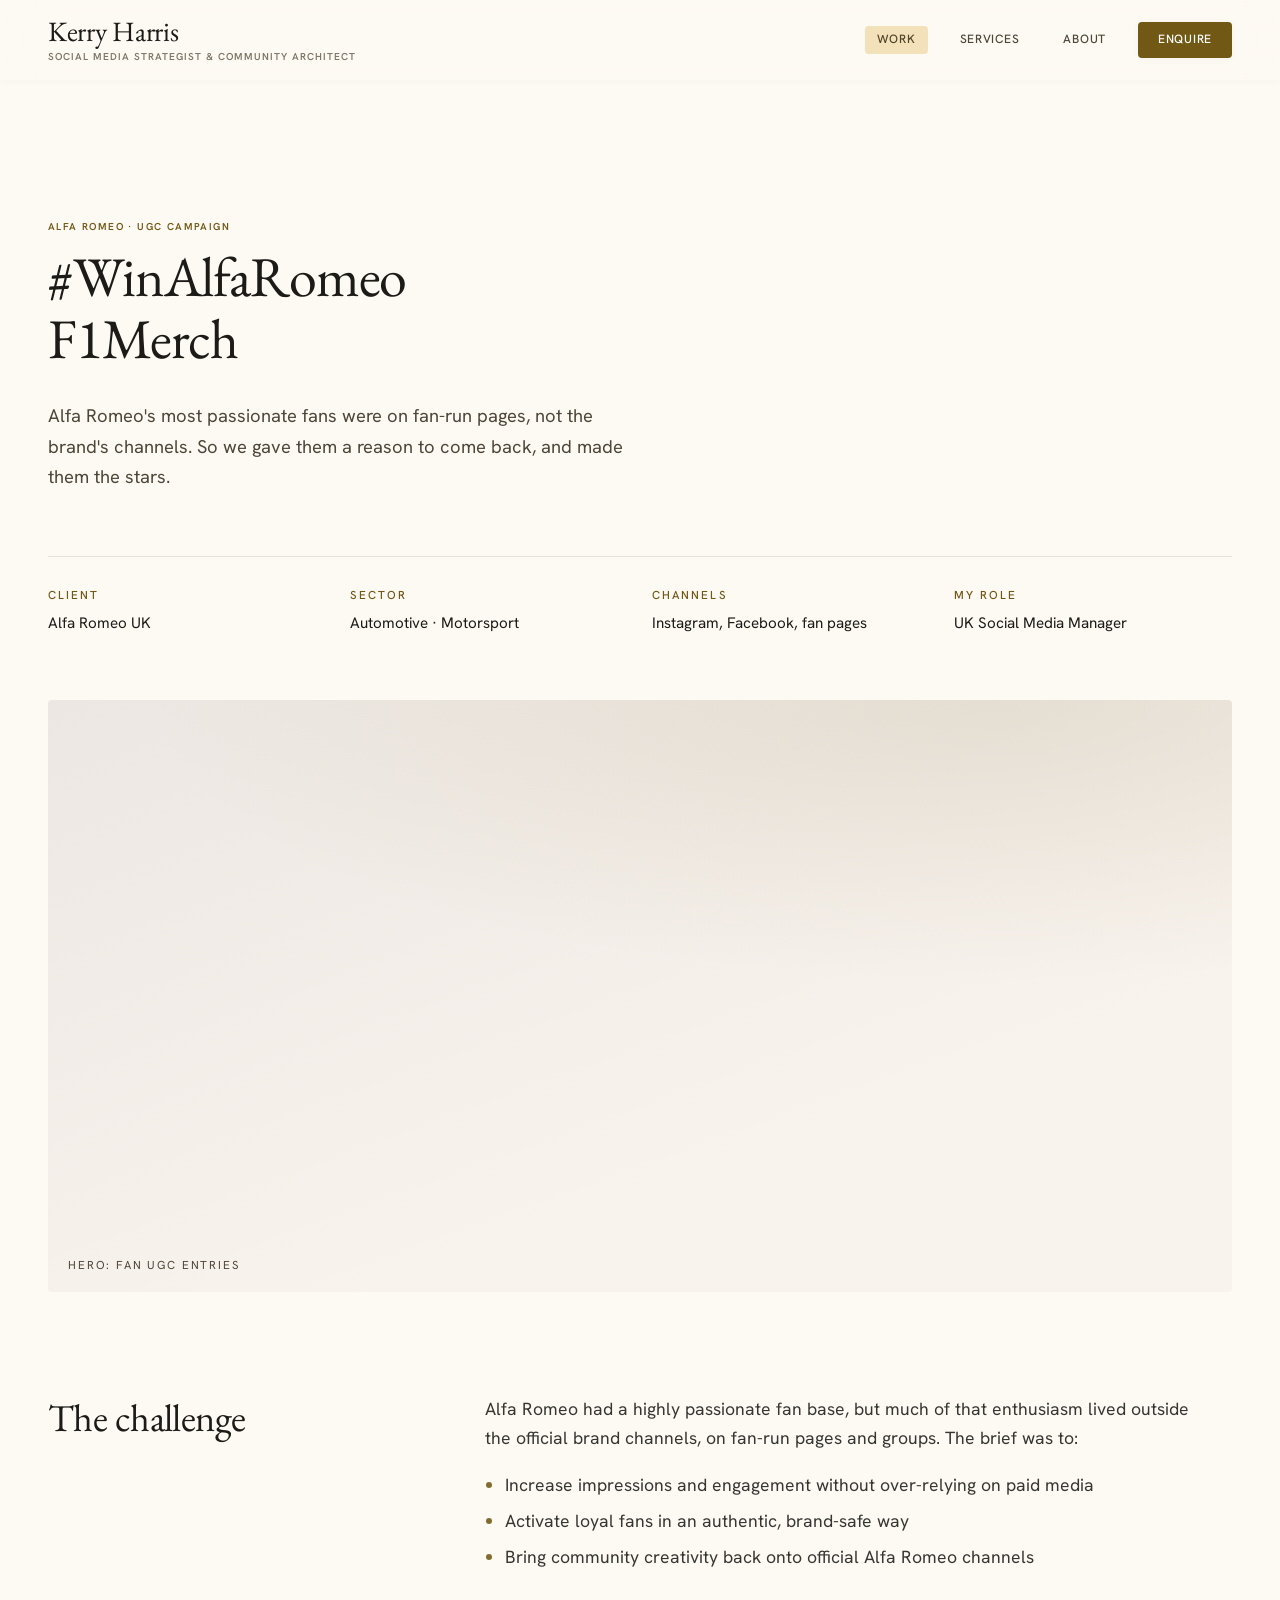
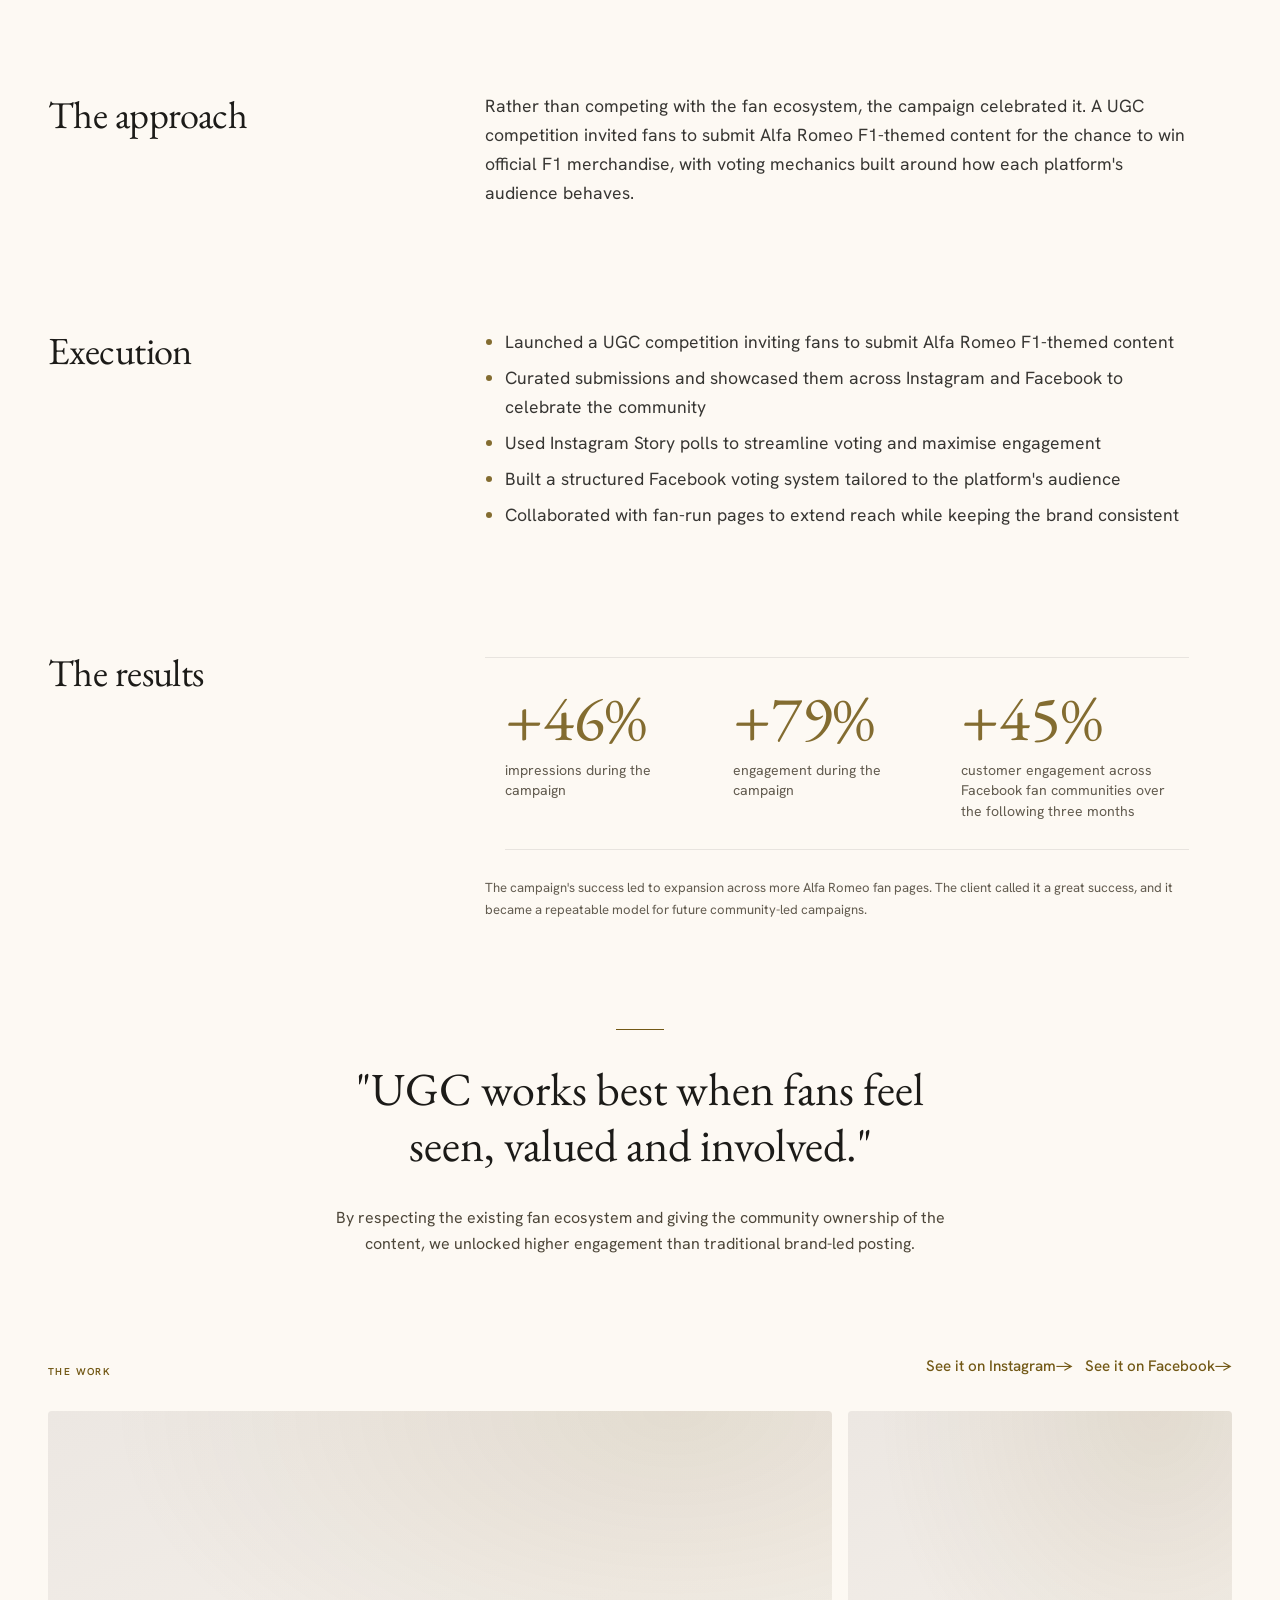
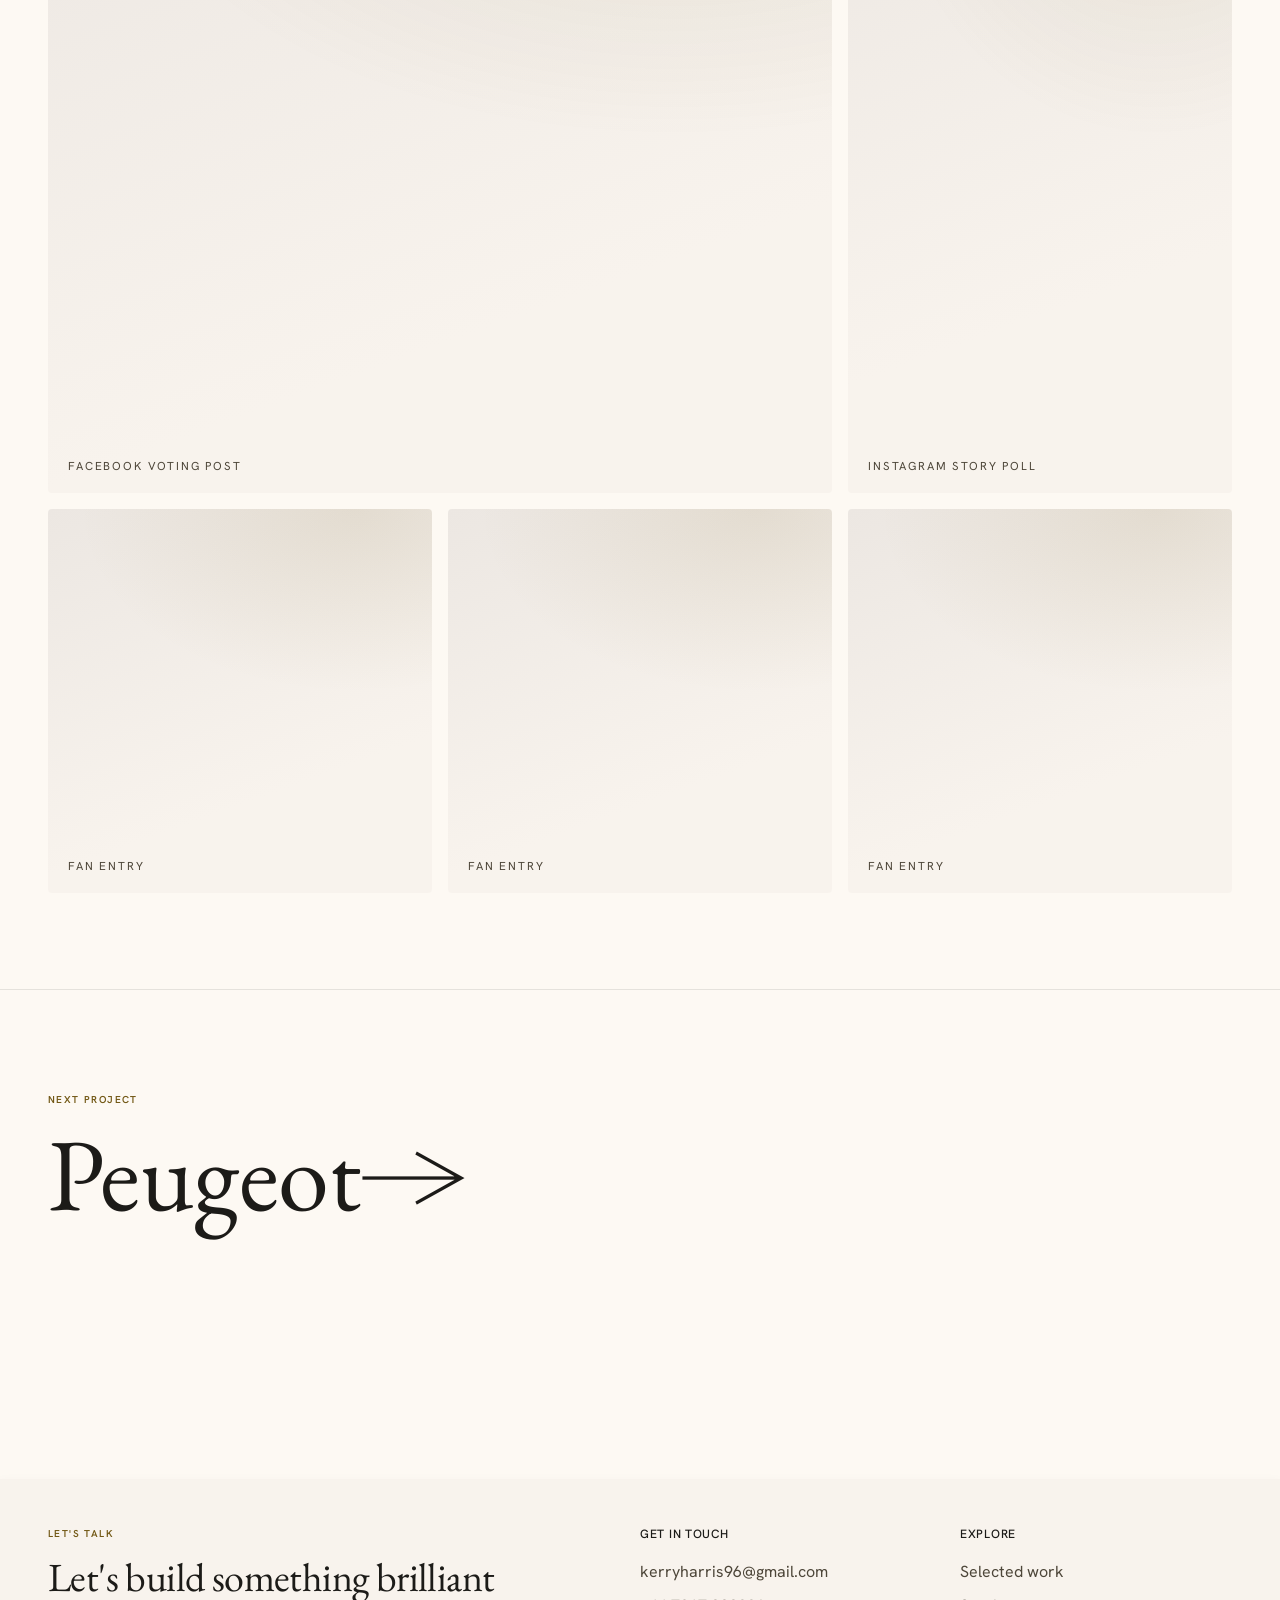
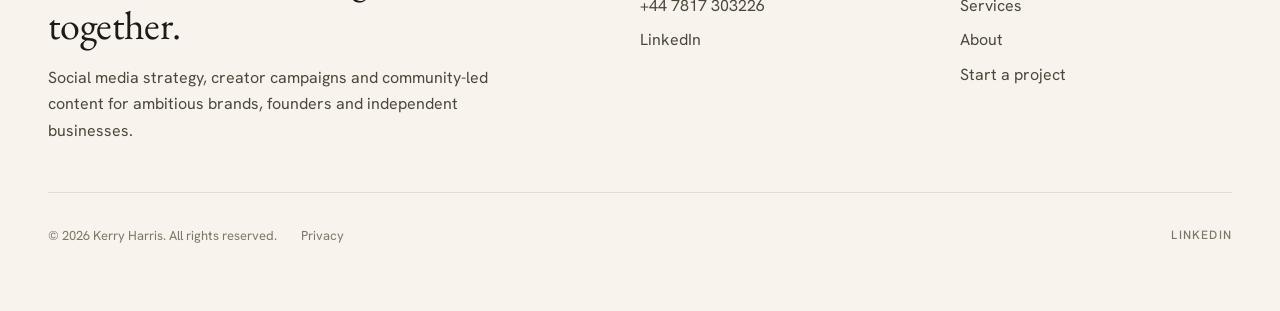
<file: work/alfa-romeo.html>
<!doctype html>
<html lang="en-GB">
<head>
  <meta charset="utf-8">
  <meta name="viewport" content="width=device-width, initial-scale=1">
  <title>Alfa Romeo #WinAlfaRomeoF1Merch | Kerry Harris</title>
  <meta name="description" content="An F1-themed UGC campaign that brought Alfa Romeo's fan community back onto official channels: +52% impressions and +90% engagement.">
  <meta property="og:title" content="Alfa Romeo #WinAlfaRomeoF1Merch | Kerry Harris">
  <meta property="og:description" content="An F1-themed UGC campaign that brought Alfa Romeo's fan community back onto official channels: +52% impressions and +90% engagement.">
  <meta name="theme-color" content="#fdf9f3">
  <link rel="icon" href="../favicon.svg" type="image/svg+xml">
  <link rel="preconnect" href="https://fonts.googleapis.com">
  <link rel="preconnect" href="https://fonts.gstatic.com" crossorigin>
  <link href="https://fonts.googleapis.com/css2?family=EB+Garamond:ital,wght@0,400..600;1,400..600&family=Hanken+Grotesk:wght@400;500;600;700&display=swap" rel="stylesheet">
  <link rel="stylesheet" href="../styles.css?v=202610261554">
</head>
<body>

<a class="skip" href="#main">Skip to content</a>

<header class="nav">
  <div class="nav__inner">
    <a class="nav__logo" href="../index.html" aria-label="Kerry Harris, home">
      <span class="nav__name">Kerry Harris</span>
      <span class="nav__tag">Social Media Strategist &amp; Community Architect</span>
    </a>
    <nav aria-label="Main">
      <button class="nav__toggle" aria-expanded="false" aria-controls="nav-links">Menu</button>
      <ul class="nav__links" id="nav-links">
        <li><a href="../work.html" aria-current="page">Work</a></li>
        <li><a href="../services.html">Services</a></li>
        <li><a href="../about.html">About</a></li>
        <li><a class="nav__cta" href="../contact.html">Enquire</a></li>
      </ul>
    </nav>
  </div>
</header>

<main id="main">
  <section class="page-hero cs-hero">
    <p class="eyebrow reveal-load">Alfa Romeo · UGC campaign</p>
    <h1 class="reveal-load" style="--d:1">#WinAlfaRomeo<wbr>F1Merch</h1>
    <p class="page-hero__lede reveal-load" style="--d:2">Alfa Romeo's most passionate fans were on fan-run pages, not the brand's channels. So we gave them a reason to come back, and made them the stars.</p>
    <dl class="cs-meta reveal-load" style="--d:3">
      <div><dt>Client</dt><dd>Alfa Romeo UK</dd></div>
      <div><dt>Sector</dt><dd>Automotive · Motorsport</dd></div>
      <div><dt>Channels</dt><dd>Instagram, Facebook, fan pages</dd></div>
      <div><dt>My role</dt><dd>UK Social Media Manager</dd></div>
    </dl>
  </section>

  <div class="cs-cover reveal">
    <!-- <video src="../assets/alfa-romeo/hero.mp4" poster="/assets/alfa-romeo/hero.jpg" autoplay muted loop playsinline></video> -->
    <div class="ph" data-label="Hero: fan UGC entries"></div>
  </div>

  <section class="cs-section">
    <h2>The challenge</h2>
    <div class="cs-section__body">
      <p>Alfa Romeo had a highly passionate fan base, but much of that enthusiasm lived outside the official brand channels, on fan-run pages and groups. The brief was to:</p>
      <ul>
        <li>Increase impressions and engagement without over-relying on paid media</li>
        <li>Activate loyal fans in an authentic, brand-safe way</li>
        <li>Bring community creativity back onto official Alfa Romeo channels</li>
      </ul>
    </div>
  </section>

  <section class="cs-section">
    <h2>The approach</h2>
    <div class="cs-section__body">
      <p>Rather than competing with the fan ecosystem, the campaign celebrated it. A UGC competition invited fans to submit Alfa Romeo F1-themed content for the chance to win official F1 merchandise, with voting mechanics built around how each platform's audience behaves.</p>
    </div>
  </section>

  <section class="cs-section">
    <h2>Execution</h2>
    <div class="cs-section__body">
      <!-- Check this list matches what you personally delivered vs. the wider team -->
      <ul>
        <li>Launched a UGC competition inviting fans to submit Alfa Romeo F1-themed content</li>
        <li>Curated submissions and showcased them across Instagram and Facebook to celebrate the community</li>
        <li>Used Instagram Story polls to streamline voting and maximise engagement</li>
        <li>Built a structured Facebook voting system tailored to the platform's audience</li>
        <li>Collaborated with fan-run pages to extend reach while keeping the brand consistent</li>
      </ul>
    </div>
  </section>

  <section class="cs-section">
    <h2>The results</h2>
    <div class="cs-section__body">
      <ul class="stats">
        <li><span class="stat__num" data-count="52" data-prefix="+" data-suffix="%">+52%</span><span class="stat__label">impressions during the campaign</span></li>
        <li><span class="stat__num" data-count="90" data-prefix="+" data-suffix="%">+90%</span><span class="stat__label">engagement during the campaign</span></li>
        <li><span class="stat__num" data-count="51" data-prefix="+" data-suffix="%">+51%</span><span class="stat__label">customer engagement across Facebook fan communities over the following three months</span></li>
      </ul>
      <p class="note">The campaign's success led to expansion across more Alfa Romeo fan pages. The client called it a great success, and it became a repeatable model for future community-led campaigns.</p>
    </div>
  </section>

  <section>
    <p class="pullquote reveal">"UGC works best when fans feel seen, valued and involved."</p>
    <p class="muted reveal" style="max-width:40rem;margin:2rem auto 0;text-align:center">By respecting the existing fan ecosystem and giving the community ownership of the content, we unlocked higher engagement than traditional brand-led posting.</p>
  </section>

  <section class="section--tight">
    <div class="section-head section-head--row" style="margin-bottom:32px">
      <p class="eyebrow" style="margin:0">The work</p>
      <div class="btns">
        <a class="link-arrow" href="https://www.instagram.com/reel/CuZqW_gtGik/" target="_blank" rel="noopener">See it on Instagram</a>
        <a class="link-arrow" href="https://www.facebook.com/story.php?story_fbid=685961733570286&amp;id=100064693956330" target="_blank" rel="noopener">See it on Facebook</a>
      </div>
    </div>
    <div class="cs-gallery">
      <div class="wide reveal"><div class="ph" data-label="Facebook voting post"></div></div>
      <div class="reveal"><div class="ph ph--tall" data-label="Instagram Story poll"></div></div>
      <div class="reveal"><div class="ph ph--square" data-label="Fan entry"></div></div>
      <div class="reveal"><div class="ph ph--square" data-label="Fan entry"></div></div>
      <div class="reveal"><div class="ph ph--square" data-label="Fan entry"></div></div>
    </div>
  </section>

  <a class="next-project" href="../work/peugeot.html">
    <p class="eyebrow">Next project</p>
    <p class="next-project__title">Peugeot</p>
  </a>
</main>

<footer class="footer">
  <div class="footer__inner">
    <div class="footer__grid">
      <div>
        <p class="eyebrow">Let&#39;s talk</p>
        <p class="footer__title">Let&#39;s build something brilliant together.</p>
        <p class="footer__desc">Social media strategy, creator campaigns and community-led content for ambitious brands, founders and independent businesses.</p>
      </div>
      <div>
        <p class="footer__head">Get in touch</p>
        <ul class="footer__list">
          <li><a href="mailto:kerryharris96@gmail.com">kerryharris96@gmail.com</a></li>
          <li><a href="tel:+447817303226">+44 7817 303226</a></li>
          <li><a href="https://www.linkedin.com/in/kerry-harris-9aa0041a2/" target="_blank" rel="noopener">LinkedIn</a></li>
        </ul>
      </div>
      <div>
        <p class="footer__head">Explore</p>
        <ul class="footer__list">
          <li><a href="../work.html">Selected work</a></li>
          <li><a href="../services.html">Services</a></li>
          <li><a href="../about.html">About</a></li>
          <li><a href="../contact.html">Start a project</a></li>
        </ul>
      </div>
    </div>
    <div class="footer__bottom">
      <div class="footer__legal">
        <p>© <span data-year>2026</span> Kerry Harris. All rights reserved.</p>
        <a href="../privacy.html">Privacy</a>
      </div>
      <a class="footer__social" href="https://www.linkedin.com/in/kerry-harris-9aa0041a2/" target="_blank" rel="noopener">LinkedIn</a>
    </div>
  </div>
</footer>

<script src="../main.js?v=202610261554" defer></script>
</body>
</html>
</file>
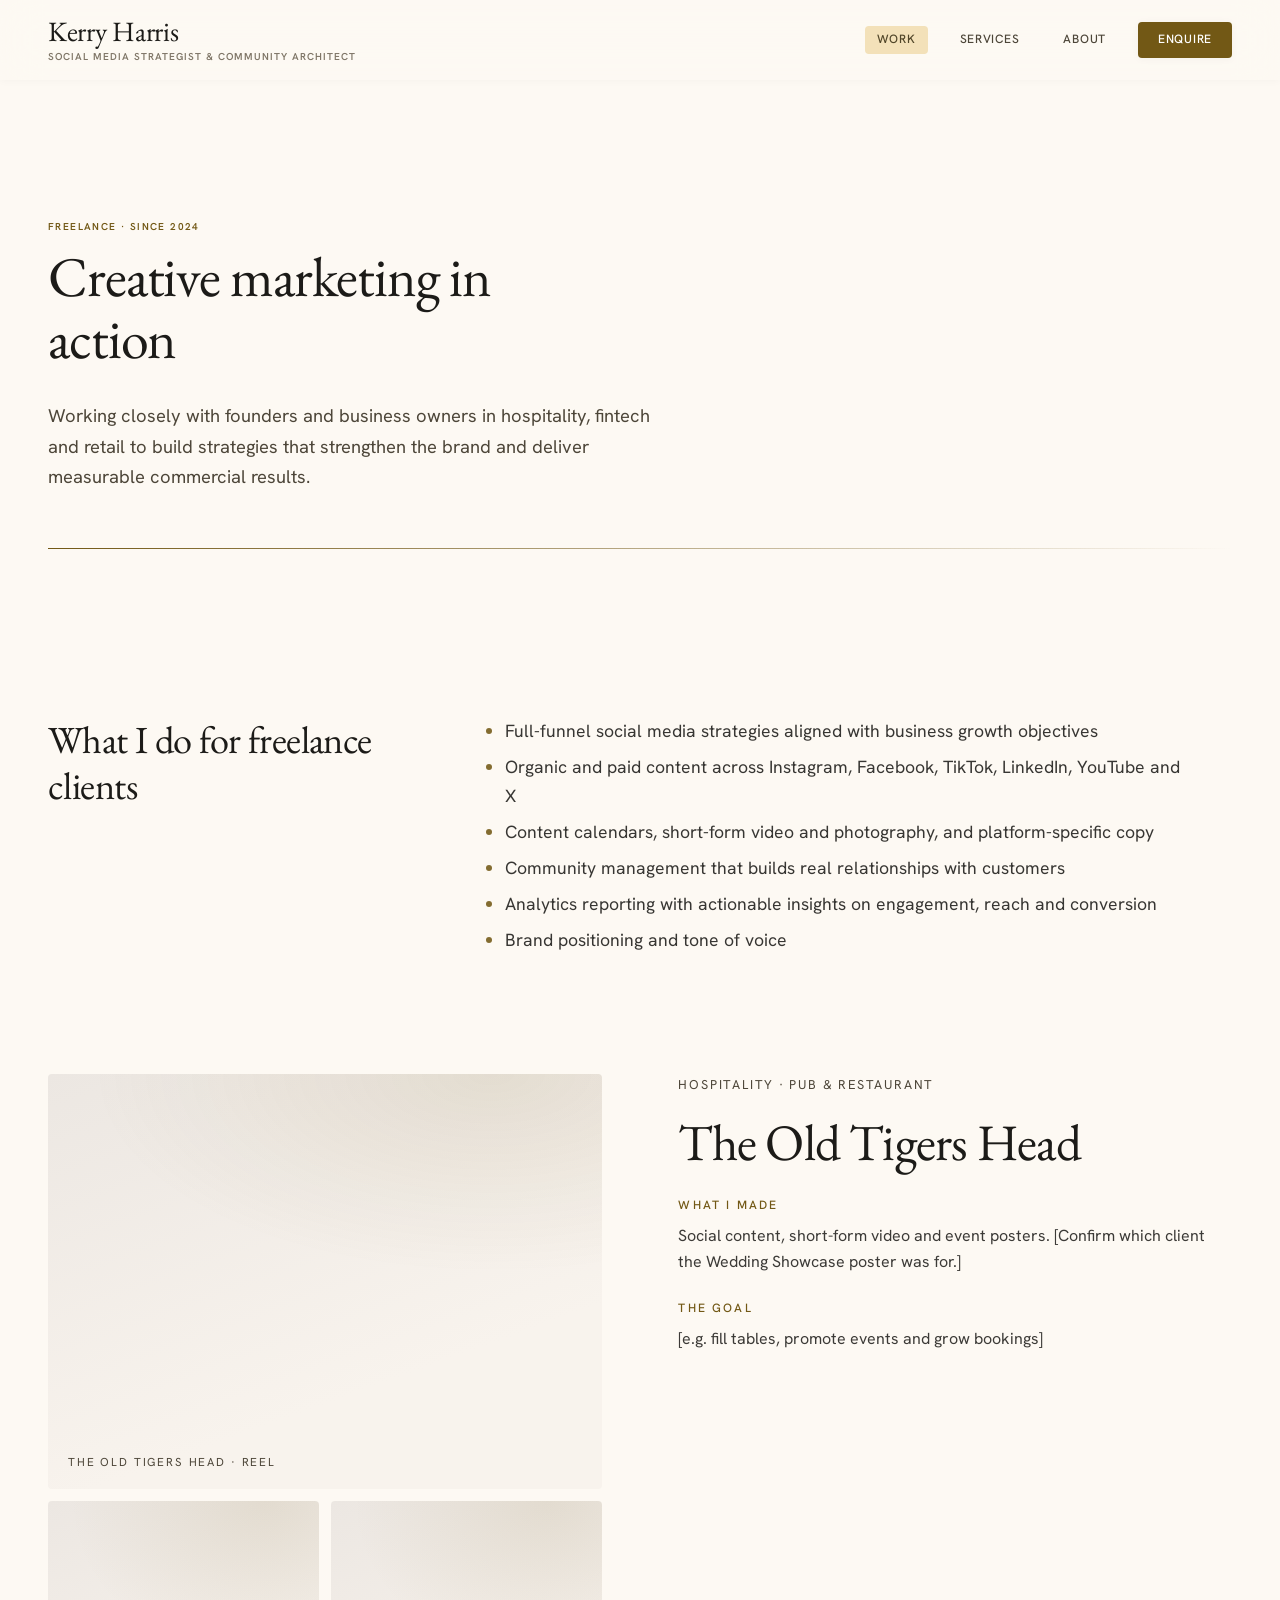
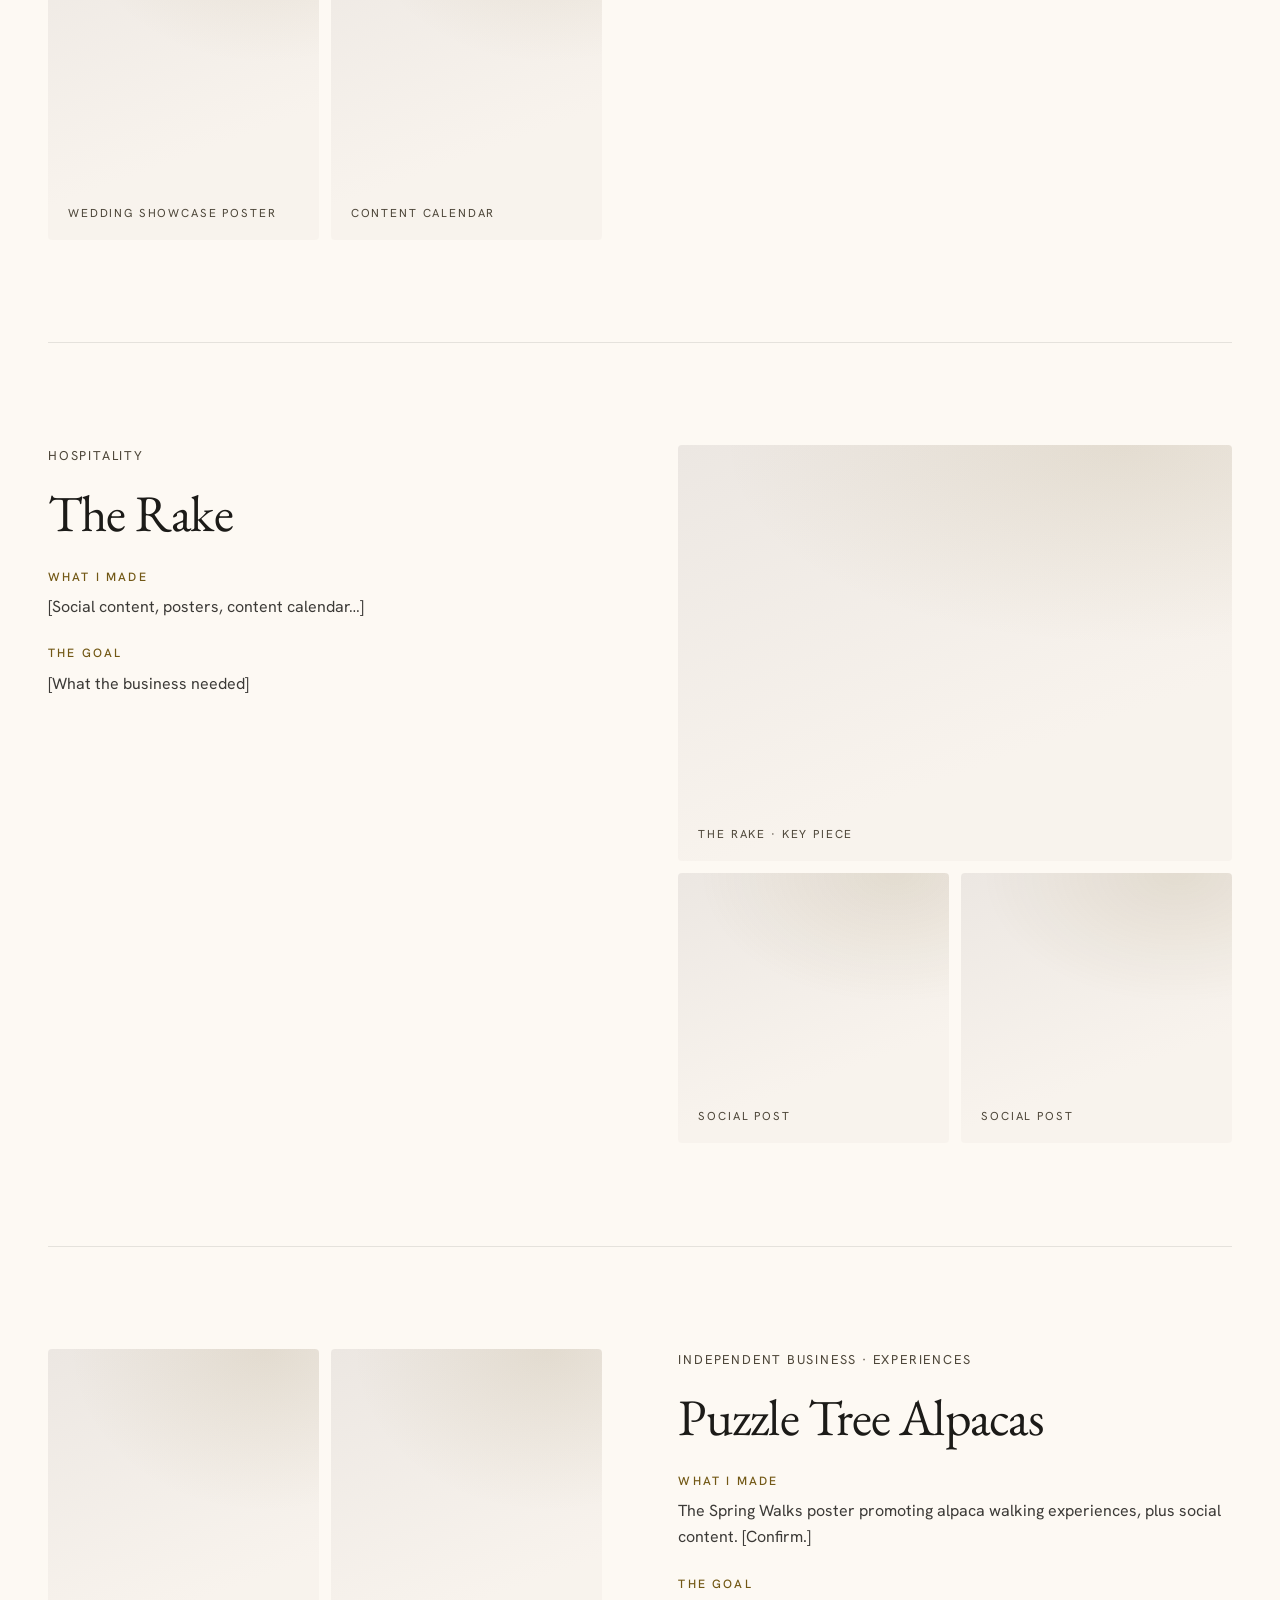
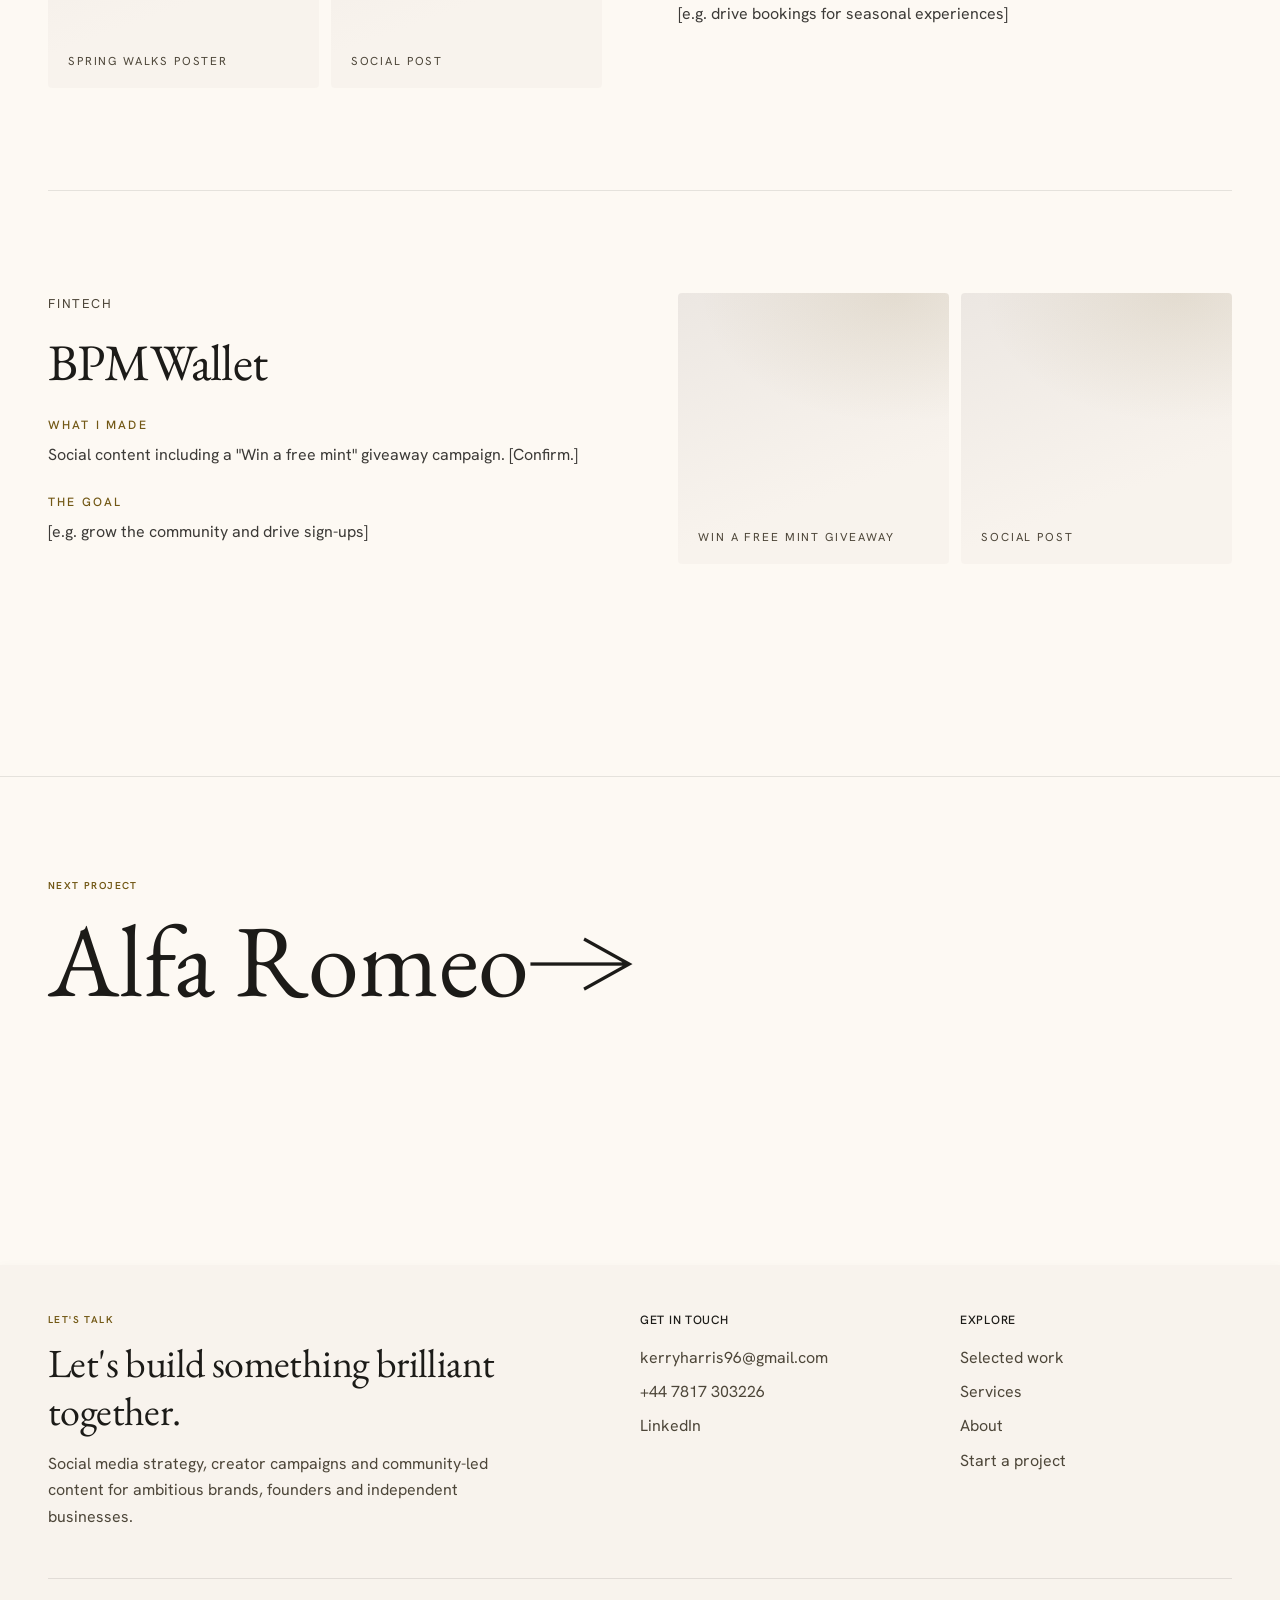
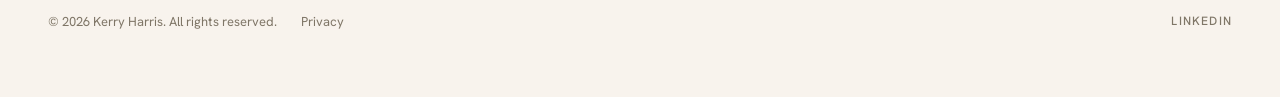
<file: work/freelance.html>
<!doctype html>
<html lang="en-GB">
<head>
  <meta charset="utf-8">
  <meta name="viewport" content="width=device-width, initial-scale=1">
  <title>Freelance Work | Kerry Harris</title>
  <meta name="description" content="Freelance social media and marketing for The Rake, The Old Tigers Head, Puzzle Tree Alpacas and BPMWallet.">
  <meta property="og:title" content="Freelance Work | Kerry Harris">
  <meta property="og:description" content="Freelance social media and marketing for The Rake, The Old Tigers Head, Puzzle Tree Alpacas and BPMWallet.">
  <meta name="theme-color" content="#fdf9f3">
  <link rel="icon" href="../favicon.svg" type="image/svg+xml">
  <link rel="preconnect" href="https://fonts.googleapis.com">
  <link rel="preconnect" href="https://fonts.gstatic.com" crossorigin>
  <link href="https://fonts.googleapis.com/css2?family=EB+Garamond:ital,wght@0,400..600;1,400..600&family=Hanken+Grotesk:wght@400;500;600;700&display=swap" rel="stylesheet">
  <link rel="stylesheet" href="../styles.css?v=202610261554">
</head>
<body>

<a class="skip" href="#main">Skip to content</a>

<header class="nav">
  <div class="nav__inner">
    <a class="nav__logo" href="../index.html" aria-label="Kerry Harris, home">
      <span class="nav__name">Kerry Harris</span>
      <span class="nav__tag">Social Media Strategist &amp; Community Architect</span>
    </a>
    <nav aria-label="Main">
      <button class="nav__toggle" aria-expanded="false" aria-controls="nav-links">Menu</button>
      <ul class="nav__links" id="nav-links">
        <li><a href="../work.html" aria-current="page">Work</a></li>
        <li><a href="../services.html">Services</a></li>
        <li><a href="../about.html">About</a></li>
        <li><a class="nav__cta" href="../contact.html">Enquire</a></li>
      </ul>
    </nav>
  </div>
</header>

<main id="main">
  <section class="page-hero cs-hero">
    <p class="eyebrow reveal-load">Freelance · Since 2024</p>
    <h1 class="reveal-load" style="--d:1">Creative marketing in action</h1>
    <p class="page-hero__lede reveal-load" style="--d:2">Working closely with founders and business owners in hospitality, fintech and retail to build strategies that strengthen the brand and deliver measurable commercial results.</p>
    <span class="hero__rule" aria-hidden="true"></span>
  </section>

  <section class="cs-section section--tight">
    <h2>What I do for freelance clients</h2>
    <div class="cs-section__body">
      <ul>
        <li>Full-funnel social media strategies aligned with business growth objectives</li>
        <li>Organic and paid content across Instagram, Facebook, TikTok, LinkedIn, YouTube and X</li>
        <li>Content calendars, short-form video and photography, and platform-specific copy</li>
        <li>Community management that builds real relationships with customers</li>
        <li>Analytics reporting with actionable insights on engagement, reach and conversion</li>
        <li>Brand positioning and tone of voice</li>
      </ul>
    </div>
  </section>

  <section class="section--tight">
    <article class="client-block" style="border-top:0">
      <div class="client-block__media">
        <div class="full reveal"><div class="ph" data-label="The Old Tigers Head · Reel"></div></div>
        <div class="reveal"><div class="ph ph--tile" data-label="Wedding Showcase poster"></div></div>
        <div class="reveal"><div class="ph ph--tile" data-label="Content calendar"></div></div>
      </div>
      <div>
        <p class="case__tag">Hospitality · Pub &amp; restaurant</p>
        <h2>The Old Tigers Head</h2>
        <dl class="case__grid">
          <div><dt>What I made</dt><dd>Social content, short-form video and event posters. [Confirm which client the Wedding Showcase poster was for.]</dd></div>
          <div><dt>The goal</dt><dd>[e.g. fill tables, promote events and grow bookings]</dd></div>
        </dl>
      </div>
    </article>

    <article class="client-block">
      <div class="client-block__media">
        <div class="full reveal"><div class="ph" data-label="The Rake · key piece"></div></div>
        <div class="reveal"><div class="ph ph--square" data-label="Social post"></div></div>
        <div class="reveal"><div class="ph ph--square" data-label="Social post"></div></div>
      </div>
      <div>
        <p class="case__tag">Hospitality</p>
        <h2>The Rake</h2>
        <dl class="case__grid">
          <div><dt>What I made</dt><dd>[Social content, posters, content calendar…]</dd></div>
          <div><dt>The goal</dt><dd>[What the business needed]</dd></div>
        </dl>
      </div>
    </article>

    <article class="client-block">
      <div class="client-block__media">
        <div class="reveal"><div class="ph ph--tile" data-label="Spring Walks poster"></div></div>
        <div class="reveal"><div class="ph ph--tile" data-label="Social post"></div></div>
      </div>
      <div>
        <p class="case__tag">Independent business · Experiences</p>
        <h2>Puzzle Tree Alpacas</h2>
        <dl class="case__grid">
          <div><dt>What I made</dt><dd>The Spring Walks poster promoting alpaca walking experiences, plus social content. [Confirm.]</dd></div>
          <div><dt>The goal</dt><dd>[e.g. drive bookings for seasonal experiences]</dd></div>
        </dl>
      </div>
    </article>

    <article class="client-block">
      <div class="client-block__media">
        <div class="reveal"><div class="ph ph--square" data-label="Win a free mint giveaway"></div></div>
        <div class="reveal"><div class="ph ph--square" data-label="Social post"></div></div>
      </div>
      <div>
        <p class="case__tag">Fintech</p>
        <h2>BPMWallet</h2>
        <dl class="case__grid">
          <div><dt>What I made</dt><dd>Social content including a "Win a free mint" giveaway campaign. [Confirm.]</dd></div>
          <div><dt>The goal</dt><dd>[e.g. grow the community and drive sign-ups]</dd></div>
        </dl>
      </div>
    </article>
  </section>

  <a class="next-project" href="../work/alfa-romeo.html">
    <p class="eyebrow">Next project</p>
    <p class="next-project__title">Alfa Romeo</p>
  </a>
</main>

<footer class="footer">
  <div class="footer__inner">
    <div class="footer__grid">
      <div>
        <p class="eyebrow">Let&#39;s talk</p>
        <p class="footer__title">Let&#39;s build something brilliant together.</p>
        <p class="footer__desc">Social media strategy, creator campaigns and community-led content for ambitious brands, founders and independent businesses.</p>
      </div>
      <div>
        <p class="footer__head">Get in touch</p>
        <ul class="footer__list">
          <li><a href="mailto:kerryharris96@gmail.com">kerryharris96@gmail.com</a></li>
          <li><a href="tel:+447817303226">+44 7817 303226</a></li>
          <li><a href="https://www.linkedin.com/in/kerry-harris-9aa0041a2/" target="_blank" rel="noopener">LinkedIn</a></li>
        </ul>
      </div>
      <div>
        <p class="footer__head">Explore</p>
        <ul class="footer__list">
          <li><a href="../work.html">Selected work</a></li>
          <li><a href="../services.html">Services</a></li>
          <li><a href="../about.html">About</a></li>
          <li><a href="../contact.html">Start a project</a></li>
        </ul>
      </div>
    </div>
    <div class="footer__bottom">
      <div class="footer__legal">
        <p>© <span data-year>2026</span> Kerry Harris. All rights reserved.</p>
        <a href="../privacy.html">Privacy</a>
      </div>
      <a class="footer__social" href="https://www.linkedin.com/in/kerry-harris-9aa0041a2/" target="_blank" rel="noopener">LinkedIn</a>
    </div>
  </div>
</footer>

<script src="../main.js?v=202610261554" defer></script>
</body>
</html>
</file>
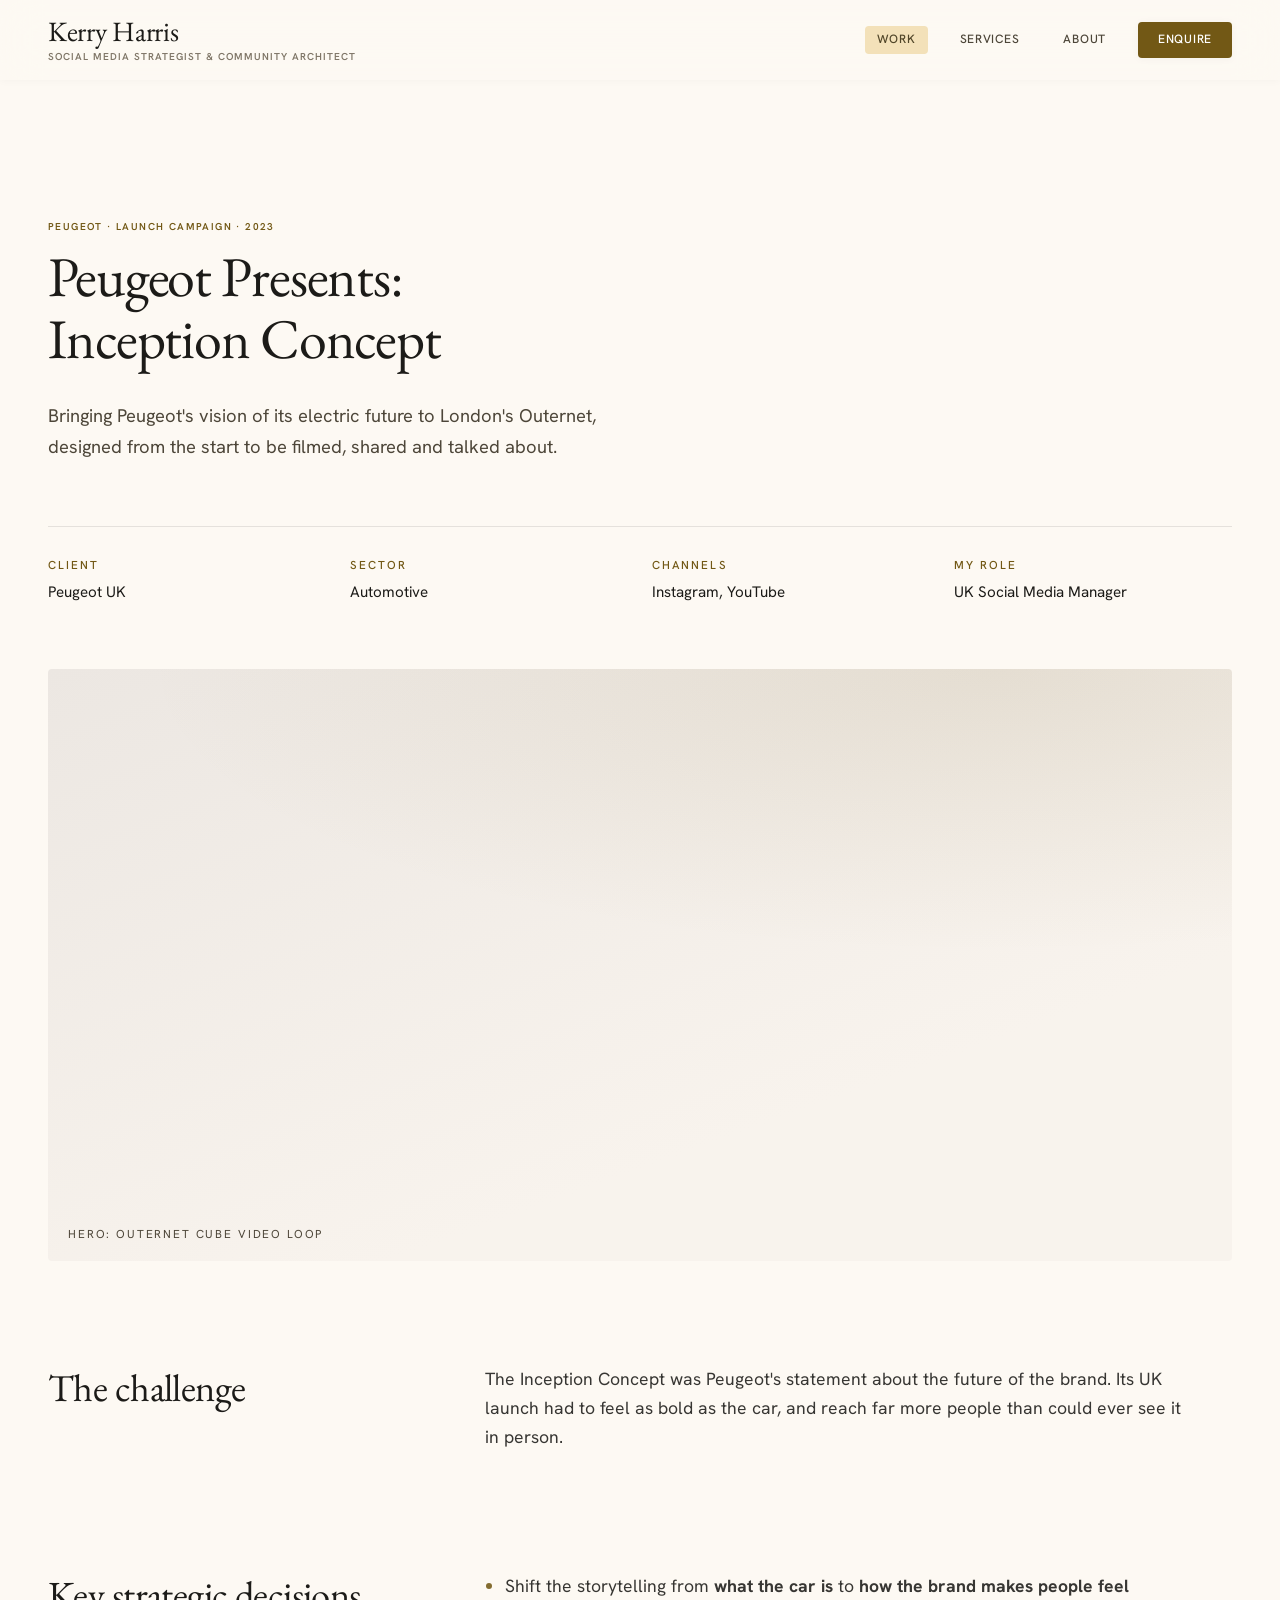
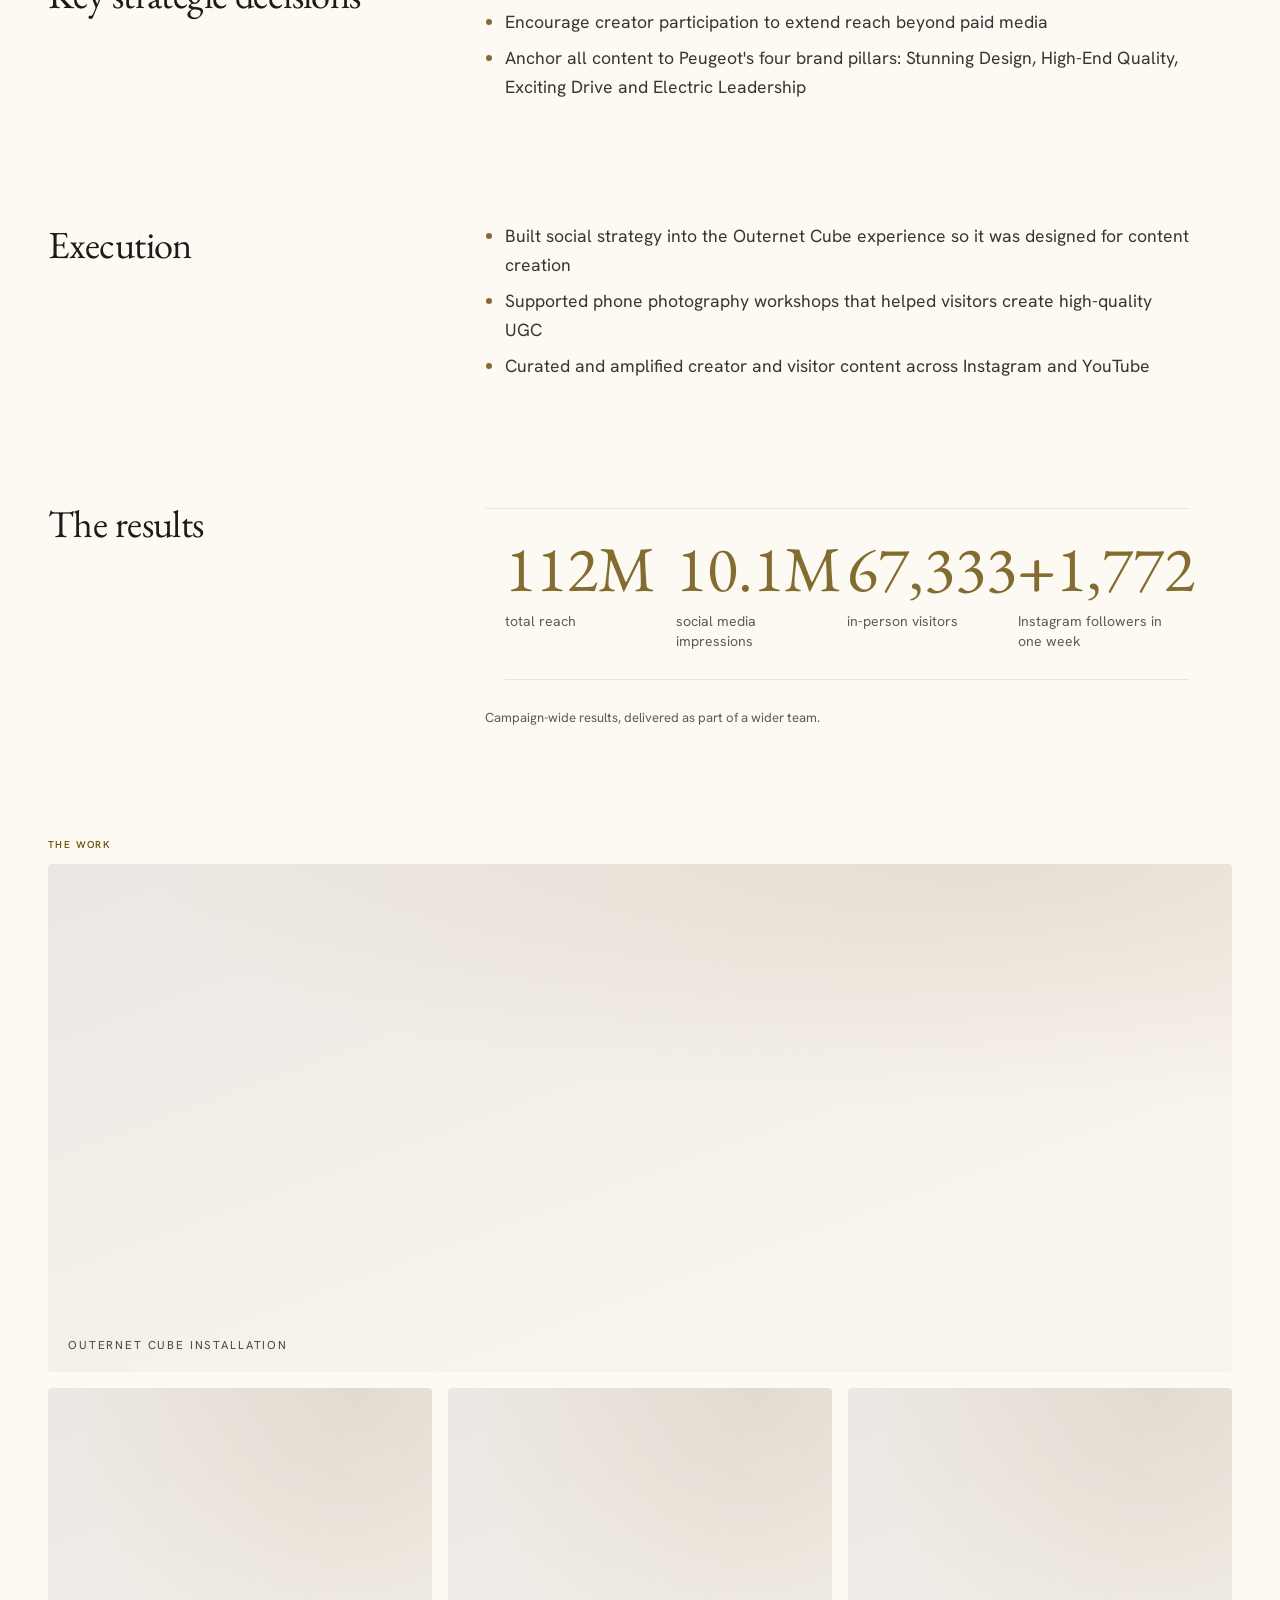
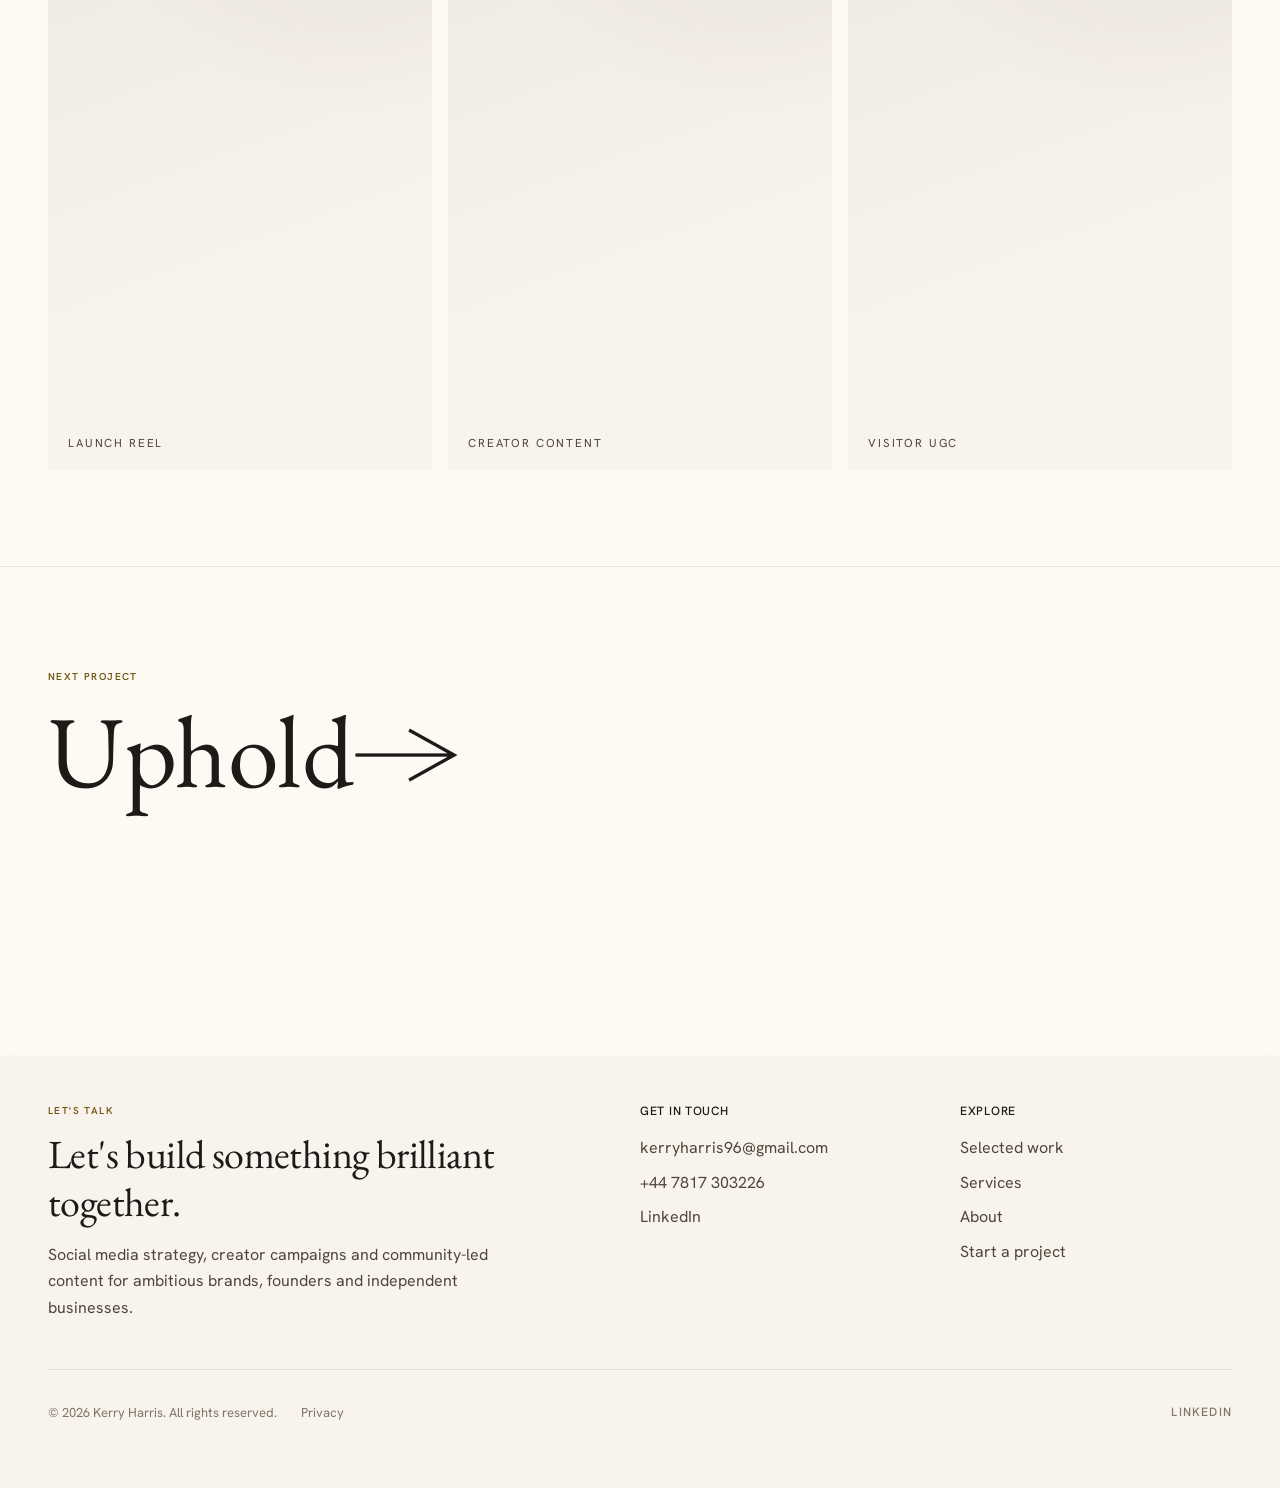
<file: work/peugeot.html>
<!doctype html>
<html lang="en-GB">
<head>
  <meta charset="utf-8">
  <meta name="viewport" content="width=device-width, initial-scale=1">
  <title>Peugeot Inception Concept at Outernet London | Kerry Harris</title>
  <meta name="description" content="Launching Peugeot's Inception Concept with a content-first Outernet London experience: 126M total reach and 76,000+ in-person visitors.">
  <meta property="og:title" content="Peugeot Inception Concept at Outernet London | Kerry Harris">
  <meta property="og:description" content="Launching Peugeot's Inception Concept with a content-first Outernet London experience: 126M total reach and 76,000+ in-person visitors.">
  <meta name="theme-color" content="#fdf9f3">
  <link rel="icon" href="../favicon.svg" type="image/svg+xml">
  <link rel="preconnect" href="https://fonts.googleapis.com">
  <link rel="preconnect" href="https://fonts.gstatic.com" crossorigin>
  <link href="https://fonts.googleapis.com/css2?family=EB+Garamond:ital,wght@0,400..600;1,400..600&family=Hanken+Grotesk:wght@400;500;600;700&display=swap" rel="stylesheet">
  <link rel="stylesheet" href="../styles.css?v=202610261554">
</head>
<body>

<a class="skip" href="#main">Skip to content</a>

<header class="nav">
  <div class="nav__inner">
    <a class="nav__logo" href="../index.html" aria-label="Kerry Harris, home">
      <span class="nav__name">Kerry Harris</span>
      <span class="nav__tag">Social Media Strategist &amp; Community Architect</span>
    </a>
    <nav aria-label="Main">
      <button class="nav__toggle" aria-expanded="false" aria-controls="nav-links">Menu</button>
      <ul class="nav__links" id="nav-links">
        <li><a href="../work.html" aria-current="page">Work</a></li>
        <li><a href="../services.html">Services</a></li>
        <li><a href="../about.html">About</a></li>
        <li><a class="nav__cta" href="../contact.html">Enquire</a></li>
      </ul>
    </nav>
  </div>
</header>

<main id="main">
  <section class="page-hero cs-hero">
    <p class="eyebrow reveal-load">Peugeot · Launch campaign · 2023</p>
    <h1 class="reveal-load" style="--d:1">Peugeot Presents: Inception Concept</h1>
    <p class="page-hero__lede reveal-load" style="--d:2">Bringing Peugeot's vision of its electric future to London's Outernet, designed from the start to be filmed, shared and talked about.</p>
    <dl class="cs-meta reveal-load" style="--d:3">
      <div><dt>Client</dt><dd>Peugeot UK</dd></div>
      <div><dt>Sector</dt><dd>Automotive</dd></div>
      <div><dt>Channels</dt><dd>Instagram, YouTube</dd></div>
      <div><dt>My role</dt><dd>UK Social Media Manager</dd></div>
    </dl>
  </section>

  <div class="cs-cover reveal">
    <!-- <video src="../assets/peugeot/outernet.mp4" poster="/assets/peugeot/outernet.jpg" autoplay muted loop playsinline></video> -->
    <div class="ph" data-label="Hero: Outernet Cube video loop"></div>
  </div>

  <section class="cs-section">
    <h2>The challenge</h2>
    <div class="cs-section__body">
      <p>The Inception Concept was Peugeot's statement about the future of the brand. Its UK launch had to feel as bold as the car, and reach far more people than could ever see it in person.</p>
    </div>
  </section>

  <section class="cs-section">
    <h2>Key strategic decisions</h2>
    <div class="cs-section__body">
      <ul>
        <li>Shift the storytelling from <strong>what the car is</strong> to <strong>how the brand makes people feel</strong></li>
        <li>Encourage creator participation to extend reach beyond paid media</li>
        <li>Anchor all content to Peugeot's four brand pillars: Stunning Design, High-End Quality, Exciting Drive and Electric Leadership</li>
      </ul>
    </div>
  </section>

  <section class="cs-section">
    <h2>Execution</h2>
    <div class="cs-section__body">
      <!-- Check this list matches what you personally delivered vs. the wider team -->
      <ul>
        <li>Built social strategy into the Outernet Cube experience so it was designed for content creation</li>
        <li>Supported phone photography workshops that helped visitors create high-quality UGC</li>
        <li>Curated and amplified creator and visitor content across Instagram and YouTube</li>
      </ul>
    </div>
  </section>

  <section class="cs-section">
    <h2>The results</h2>
    <div class="cs-section__body">
      <ul class="stats">
        <li><span class="stat__num" data-count="126" data-suffix="M">126M</span><span class="stat__label">total reach</span></li>
        <li><span class="stat__num" data-count="11.4" data-decimals="1" data-suffix="M">11.4M</span><span class="stat__label">social media impressions</span></li>
        <li><span class="stat__num" data-count="76000" data-suffix="+">76,000+</span><span class="stat__label">in-person visitors</span></li>
        <li><span class="stat__num" data-count="2000" data-prefix="+">+2,000</span><span class="stat__label">Instagram followers in one week</span></li>
      </ul>
      <p class="note">Campaign-wide results, delivered as part of a wider team.</p>
    </div>
  </section>

  <section>
    <p class="eyebrow">The work</p>
    <div class="cs-gallery">
      <div class="full reveal"><div class="ph" style="aspect-ratio:21/9" data-label="Outernet Cube installation"></div></div>
      <div class="reveal"><div class="ph ph--tall" data-label="Launch Reel"></div></div>
      <div class="reveal"><div class="ph ph--tall" data-label="Creator content"></div></div>
      <div class="reveal"><div class="ph ph--tall" data-label="Visitor UGC"></div></div>
    </div>
  </section>

  <a class="next-project" href="../work/uphold.html">
    <p class="eyebrow">Next project</p>
    <p class="next-project__title">Uphold</p>
  </a>
</main>

<footer class="footer">
  <div class="footer__inner">
    <div class="footer__grid">
      <div>
        <p class="eyebrow">Let&#39;s talk</p>
        <p class="footer__title">Let&#39;s build something brilliant together.</p>
        <p class="footer__desc">Social media strategy, creator campaigns and community-led content for ambitious brands, founders and independent businesses.</p>
      </div>
      <div>
        <p class="footer__head">Get in touch</p>
        <ul class="footer__list">
          <li><a href="mailto:kerryharris96@gmail.com">kerryharris96@gmail.com</a></li>
          <li><a href="tel:+447817303226">+44 7817 303226</a></li>
          <li><a href="https://www.linkedin.com/in/kerry-harris-9aa0041a2/" target="_blank" rel="noopener">LinkedIn</a></li>
        </ul>
      </div>
      <div>
        <p class="footer__head">Explore</p>
        <ul class="footer__list">
          <li><a href="../work.html">Selected work</a></li>
          <li><a href="../services.html">Services</a></li>
          <li><a href="../about.html">About</a></li>
          <li><a href="../contact.html">Start a project</a></li>
        </ul>
      </div>
    </div>
    <div class="footer__bottom">
      <div class="footer__legal">
        <p>© <span data-year>2026</span> Kerry Harris. All rights reserved.</p>
        <a href="../privacy.html">Privacy</a>
      </div>
      <a class="footer__social" href="https://www.linkedin.com/in/kerry-harris-9aa0041a2/" target="_blank" rel="noopener">LinkedIn</a>
    </div>
  </div>
</footer>

<script src="../main.js?v=202610261554" defer></script>
</body>
</html>
</file>
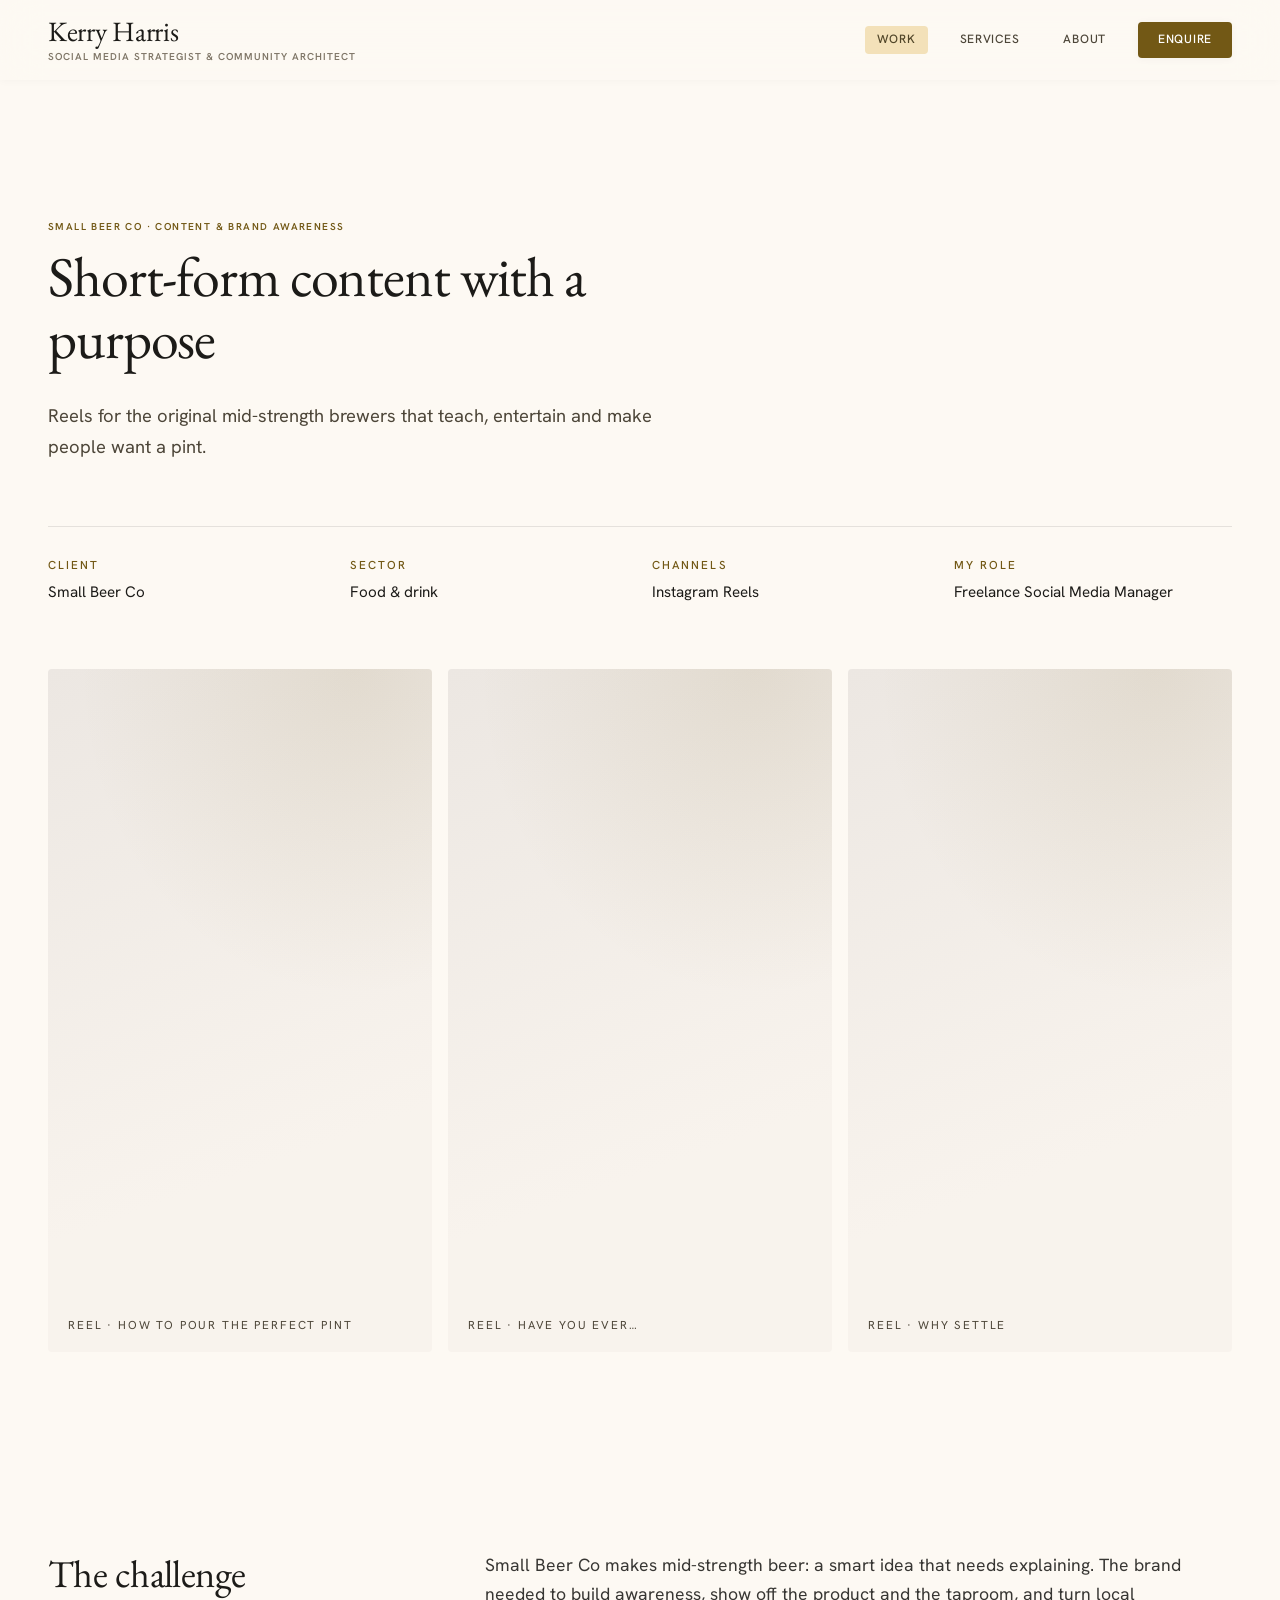
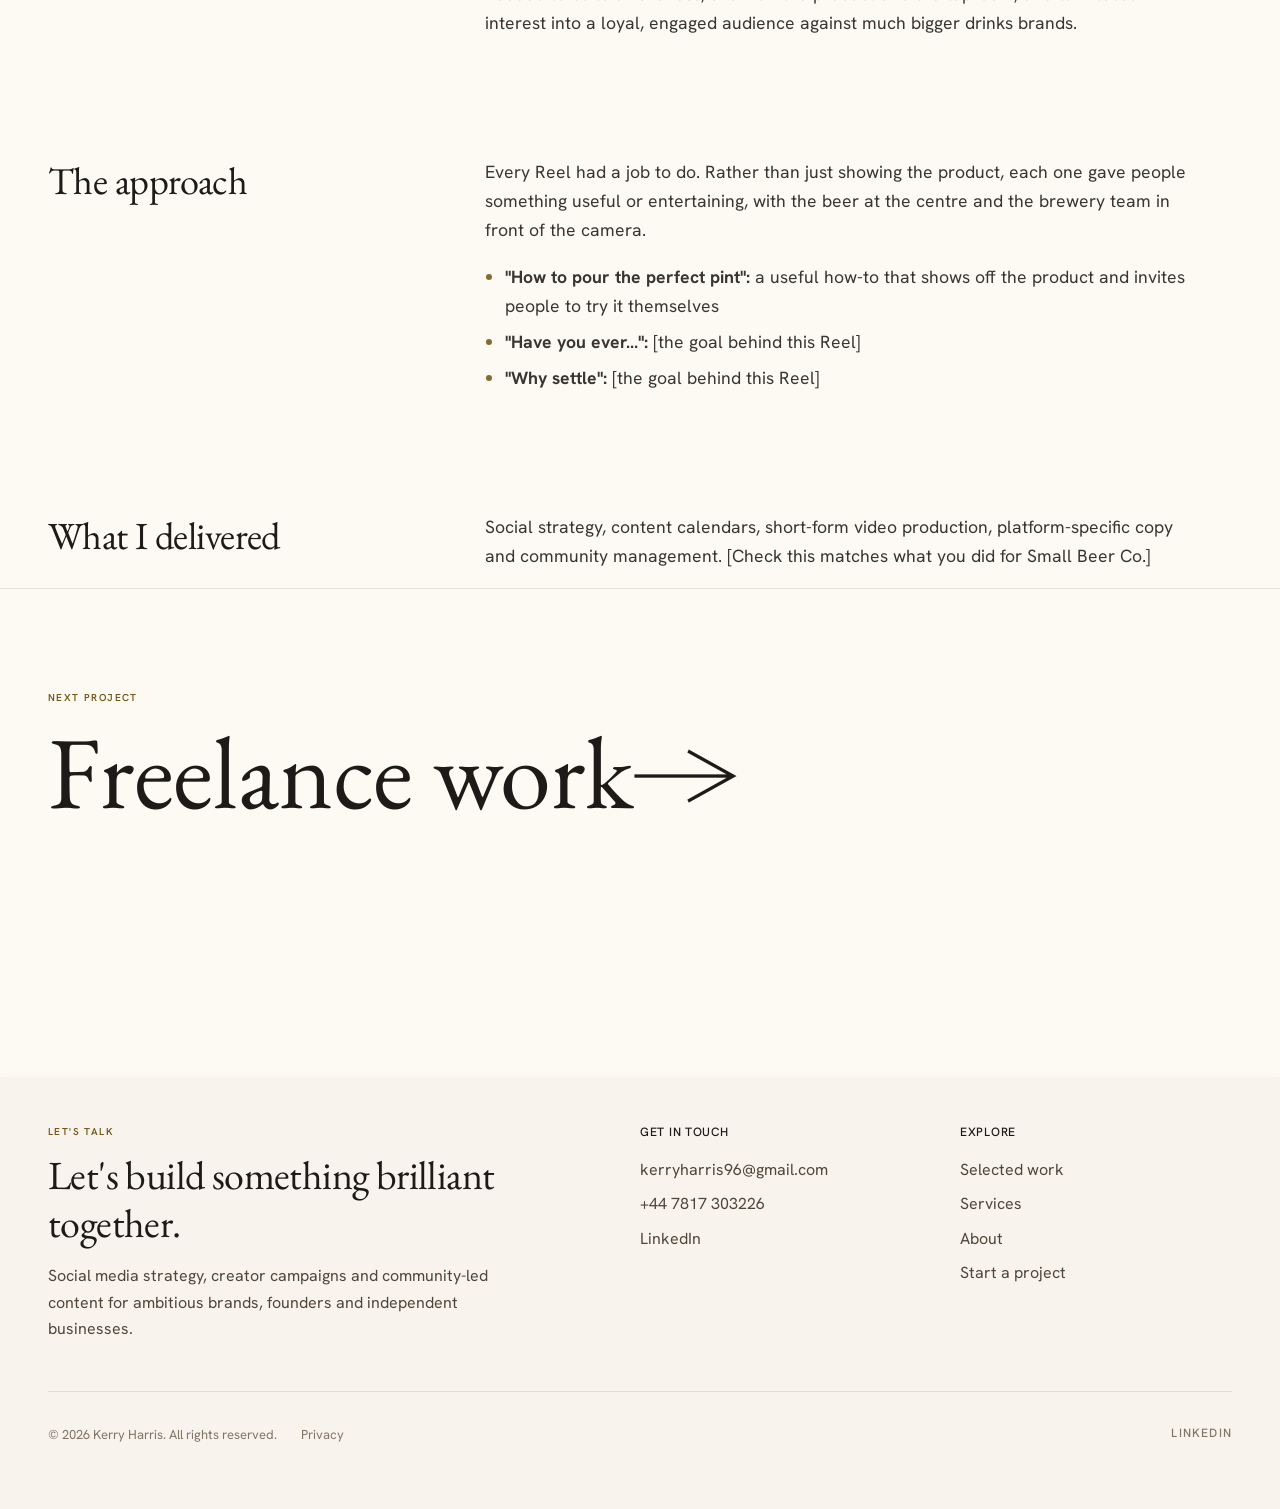
<file: work/small-beer-co.html>
<!doctype html>
<html lang="en-GB">
<head>
  <meta charset="utf-8">
  <meta name="viewport" content="width=device-width, initial-scale=1">
  <title>Small Beer Co Content & Brand Awareness | Kerry Harris</title>
  <meta name="description" content="Short-form Reels for Small Beer Co, the original mid-strength brewers, including "How to pour the perfect pint".">
  <meta property="og:title" content="Small Beer Co Content & Brand Awareness | Kerry Harris">
  <meta property="og:description" content="Short-form Reels for Small Beer Co, the original mid-strength brewers, including "How to pour the perfect pint".">
  <meta name="theme-color" content="#fdf9f3">
  <link rel="icon" href="../favicon.svg" type="image/svg+xml">
  <link rel="preconnect" href="https://fonts.googleapis.com">
  <link rel="preconnect" href="https://fonts.gstatic.com" crossorigin>
  <link href="https://fonts.googleapis.com/css2?family=EB+Garamond:ital,wght@0,400..600;1,400..600&family=Hanken+Grotesk:wght@400;500;600;700&display=swap" rel="stylesheet">
  <link rel="stylesheet" href="../styles.css?v=202610261554">
</head>
<body>

<a class="skip" href="#main">Skip to content</a>

<header class="nav">
  <div class="nav__inner">
    <a class="nav__logo" href="../index.html" aria-label="Kerry Harris, home">
      <span class="nav__name">Kerry Harris</span>
      <span class="nav__tag">Social Media Strategist &amp; Community Architect</span>
    </a>
    <nav aria-label="Main">
      <button class="nav__toggle" aria-expanded="false" aria-controls="nav-links">Menu</button>
      <ul class="nav__links" id="nav-links">
        <li><a href="../work.html" aria-current="page">Work</a></li>
        <li><a href="../services.html">Services</a></li>
        <li><a href="../about.html">About</a></li>
        <li><a class="nav__cta" href="../contact.html">Enquire</a></li>
      </ul>
    </nav>
  </div>
</header>

<main id="main">
  <section class="page-hero cs-hero">
    <p class="eyebrow reveal-load">Small Beer Co · Content &amp; brand awareness</p>
    <h1 class="reveal-load" style="--d:1">Short-form content with a purpose</h1>
    <p class="page-hero__lede reveal-load" style="--d:2">Reels for the original mid-strength brewers that teach, entertain and make people want a pint.</p>
    <dl class="cs-meta reveal-load" style="--d:3">
      <div><dt>Client</dt><dd>Small Beer Co</dd></div>
      <div><dt>Sector</dt><dd>Food &amp; drink</dd></div>
      <div><dt>Channels</dt><dd>Instagram Reels</dd></div>
      <div><dt>My role</dt><dd>Freelance Social Media Manager</dd></div>
    </dl>
  </section>

  <section class="section--tight">
    <div class="cs-gallery">
      <!-- <video src="../assets/small-beer/perfect-pint.mp4" poster="/assets/small-beer/perfect-pint.jpg" autoplay muted loop playsinline></video> -->
      <div class="reveal"><div class="ph ph--tall" data-label="Reel · How to pour the perfect pint"></div></div>
      <div class="reveal"><div class="ph ph--tall" data-label="Reel · Have you ever…"></div></div>
      <div class="reveal"><div class="ph ph--tall" data-label="Reel · Why settle"></div></div>
    </div>
  </section>

  <section class="cs-section section--tight">
    <h2>The challenge</h2>
    <div class="cs-section__body">
      <p>Small Beer Co makes mid-strength beer: a smart idea that needs explaining. The brand needed to build awareness, show off the product and the taproom, and turn local interest into a loyal, engaged audience against much bigger drinks brands.</p>
    </div>
  </section>

  <section class="cs-section">
    <h2>The approach</h2>
    <div class="cs-section__body">
      <p>Every Reel had a job to do. Rather than just showing the product, each one gave people something useful or entertaining, with the beer at the centre and the brewery team in front of the camera.</p>
      <ul>
        <li><strong>"How to pour the perfect pint":</strong> a useful how-to that shows off the product and invites people to try it themselves</li>
        <li><strong>"Have you ever…":</strong> [the goal behind this Reel]</li>
        <li><strong>"Why settle":</strong> [the goal behind this Reel]</li>
      </ul>
    </div>
  </section>

  <section class="cs-section">
    <h2>What I delivered</h2>
    <div class="cs-section__body">
      <p>Social strategy, content calendars, short-form video production, platform-specific copy and community management. [Check this matches what you did for Small Beer Co.]</p>
    </div>
  </section>

  <!-- Add a results section here once you have figures you can back up:
  <section class="cs-section">
    <h2>The results</h2>
    <div class="cs-section__body">
      <ul class="stats">
        <li><span class="stat__num">00K</span><span class="stat__label">Reel views</span></li>
      </ul>
    </div>
  </section>
  -->

  <a class="next-project" href="../work/freelance.html">
    <p class="eyebrow">Next project</p>
    <p class="next-project__title">Freelance work</p>
  </a>
</main>

<footer class="footer">
  <div class="footer__inner">
    <div class="footer__grid">
      <div>
        <p class="eyebrow">Let&#39;s talk</p>
        <p class="footer__title">Let&#39;s build something brilliant together.</p>
        <p class="footer__desc">Social media strategy, creator campaigns and community-led content for ambitious brands, founders and independent businesses.</p>
      </div>
      <div>
        <p class="footer__head">Get in touch</p>
        <ul class="footer__list">
          <li><a href="mailto:kerryharris96@gmail.com">kerryharris96@gmail.com</a></li>
          <li><a href="tel:+447817303226">+44 7817 303226</a></li>
          <li><a href="https://www.linkedin.com/in/kerry-harris-9aa0041a2/" target="_blank" rel="noopener">LinkedIn</a></li>
        </ul>
      </div>
      <div>
        <p class="footer__head">Explore</p>
        <ul class="footer__list">
          <li><a href="../work.html">Selected work</a></li>
          <li><a href="../services.html">Services</a></li>
          <li><a href="../about.html">About</a></li>
          <li><a href="../contact.html">Start a project</a></li>
        </ul>
      </div>
    </div>
    <div class="footer__bottom">
      <div class="footer__legal">
        <p>© <span data-year>2026</span> Kerry Harris. All rights reserved.</p>
        <a href="../privacy.html">Privacy</a>
      </div>
      <a class="footer__social" href="https://www.linkedin.com/in/kerry-harris-9aa0041a2/" target="_blank" rel="noopener">LinkedIn</a>
    </div>
  </div>
</footer>

<script src="../main.js?v=202610261554" defer></script>
</body>
</html>
</file>
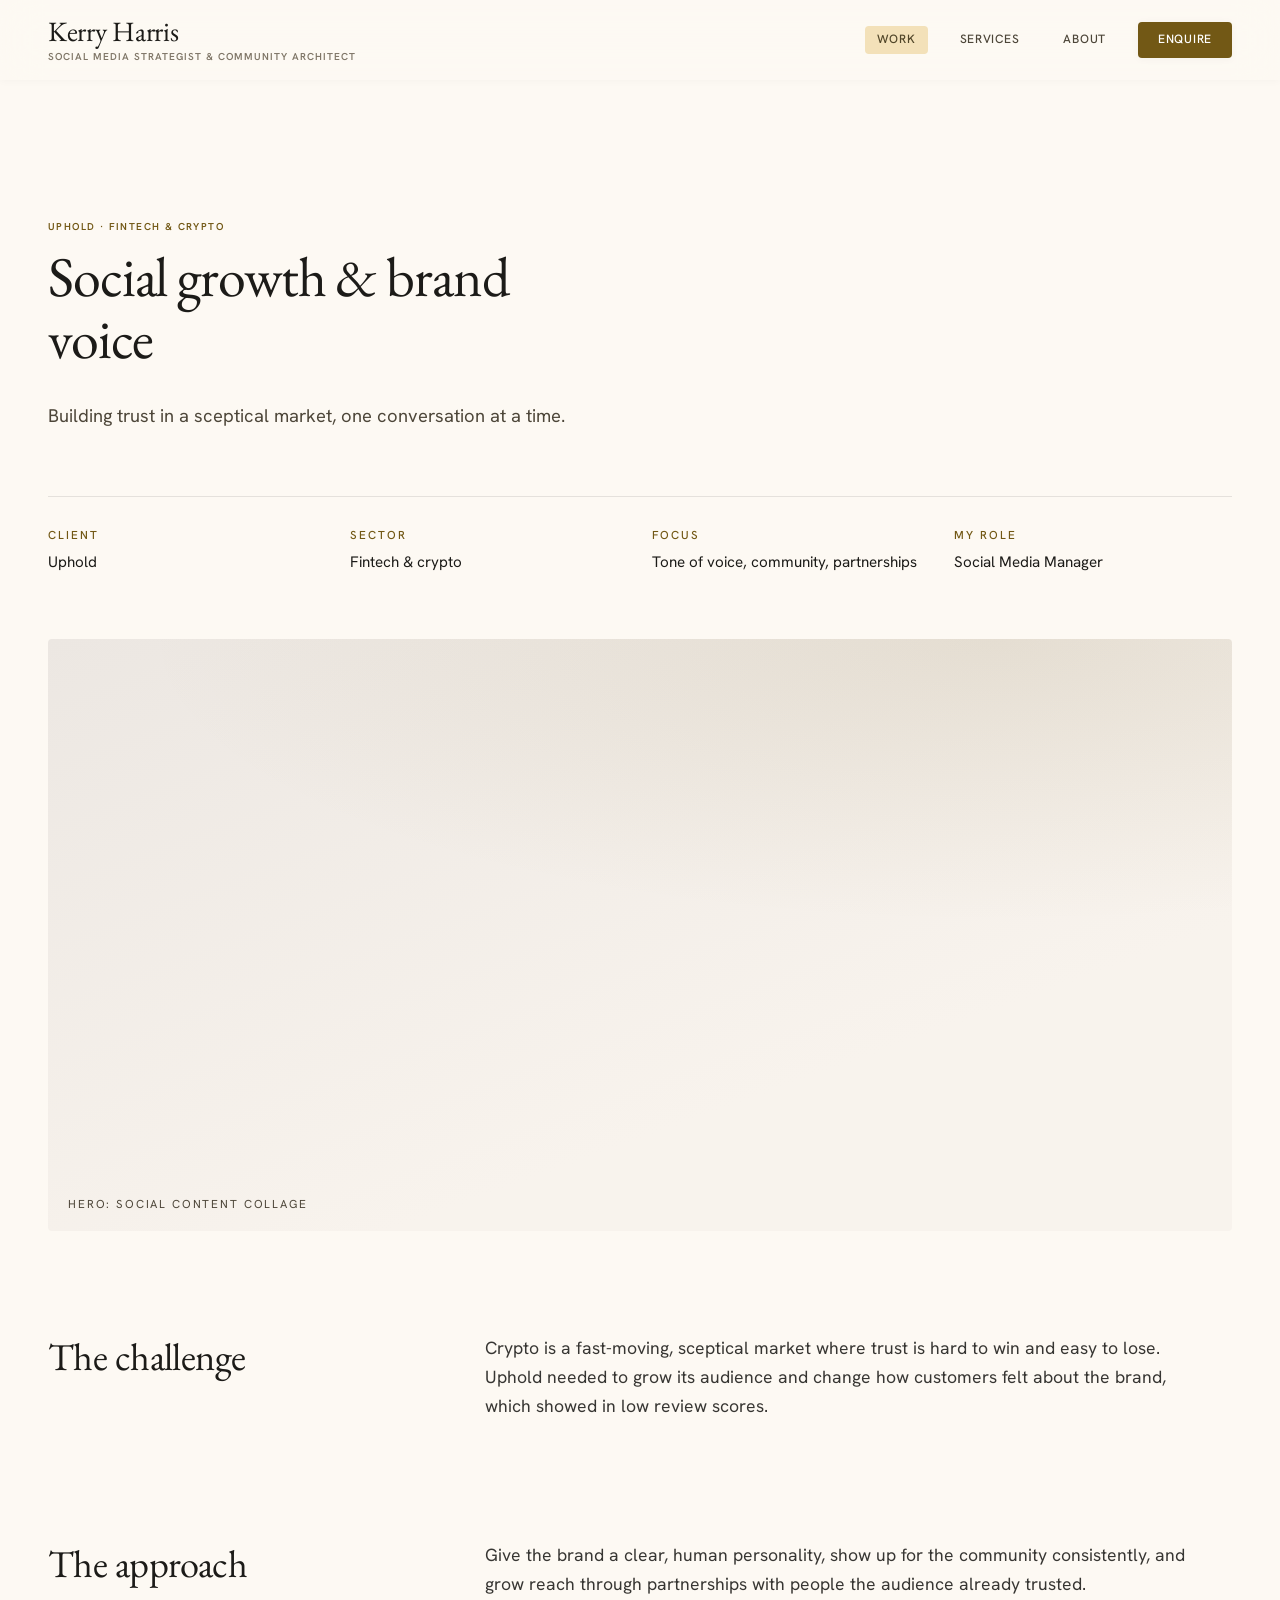
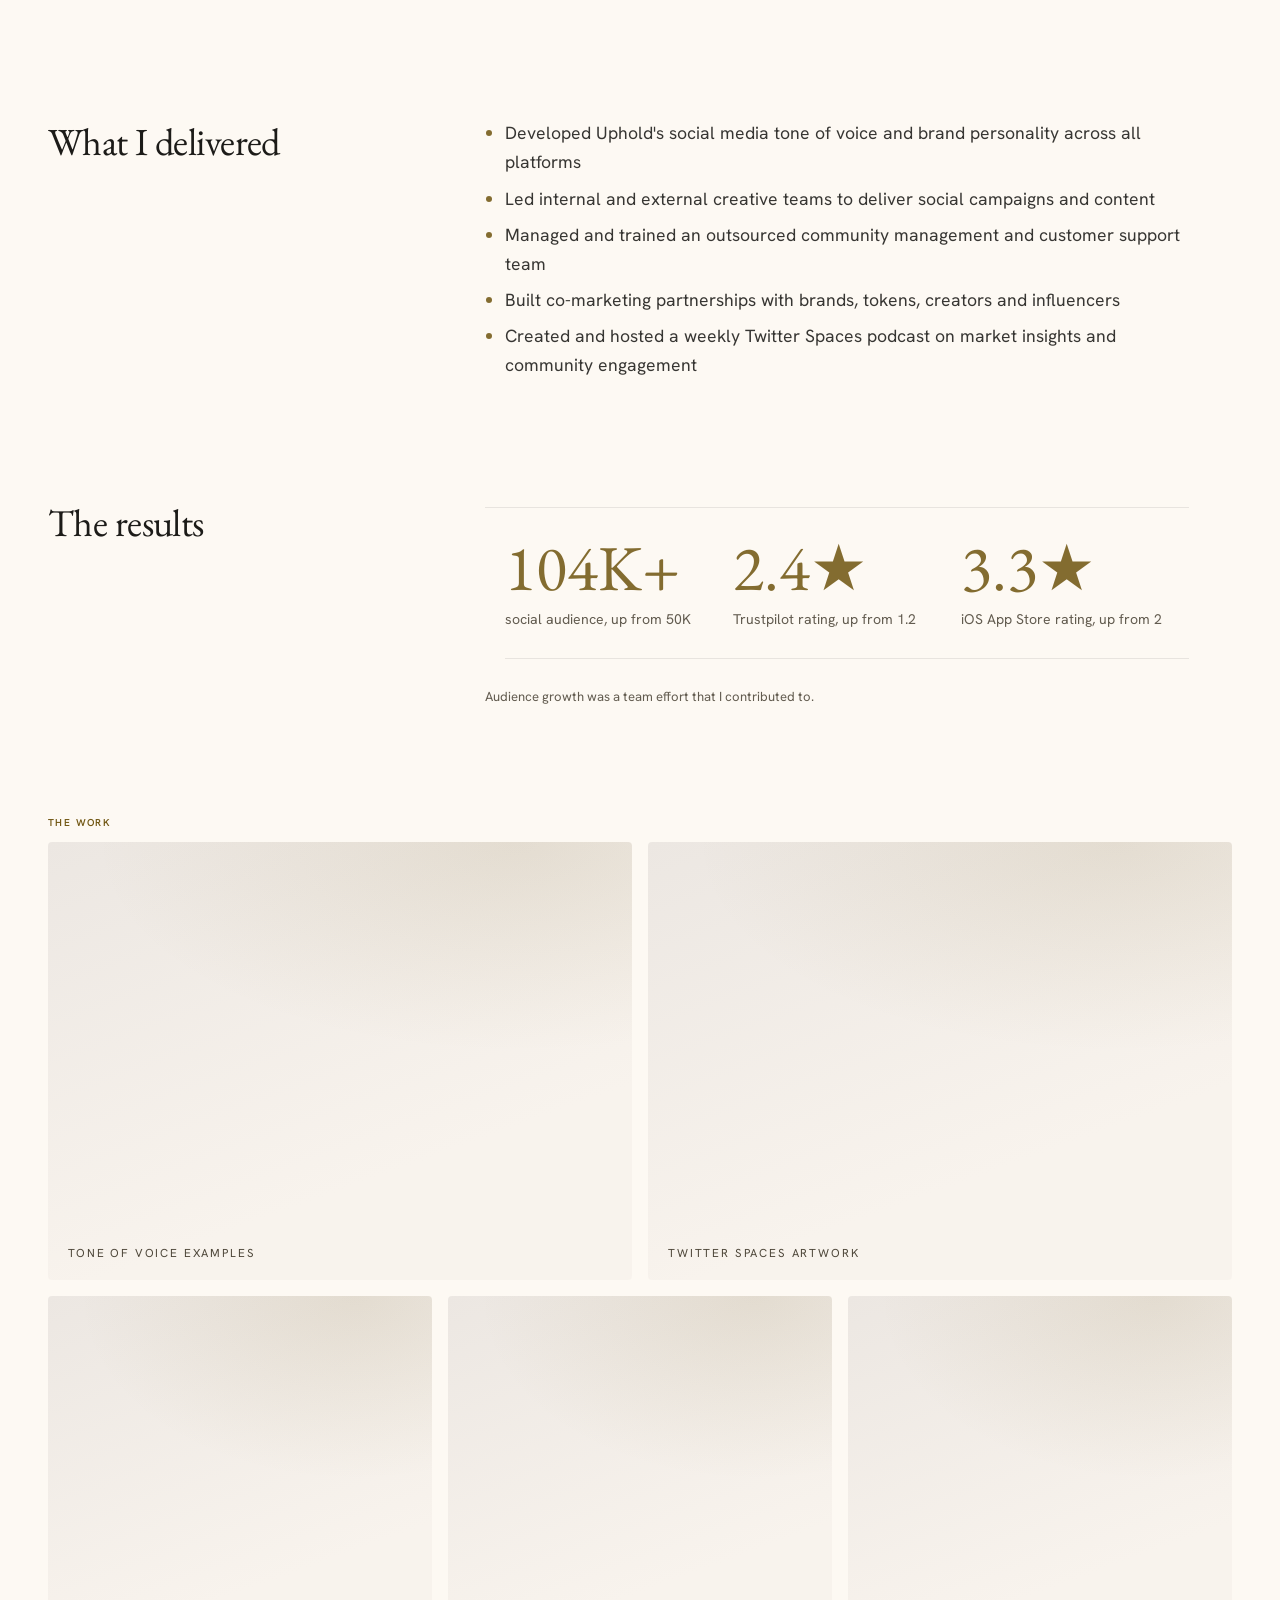
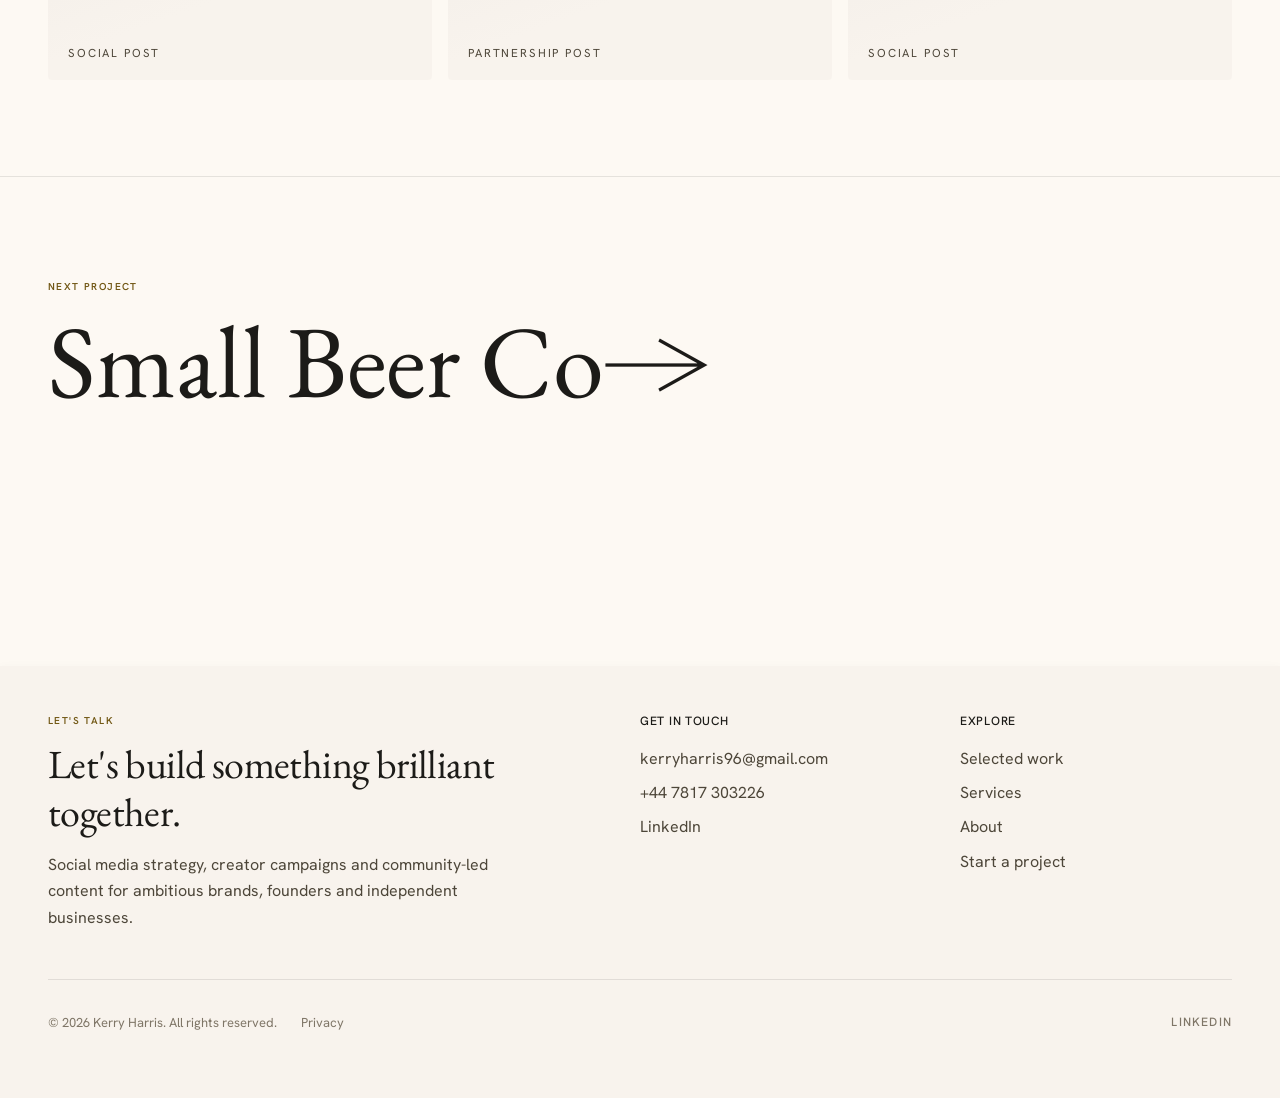
<file: work/uphold.html>
<!doctype html>
<html lang="en-GB">
<head>
  <meta charset="utf-8">
  <meta name="viewport" content="width=device-width, initial-scale=1">
  <title>Uphold Social Growth & Brand Voice | Kerry Harris</title>
  <meta name="description" content="Building Uphold's tone of voice and community: social audience grown from 50K to 140K+, Trustpilot up from 1.2 to 3.2 stars.">
  <meta property="og:title" content="Uphold Social Growth & Brand Voice | Kerry Harris">
  <meta property="og:description" content="Building Uphold's tone of voice and community: social audience grown from 50K to 140K+, Trustpilot up from 1.2 to 3.2 stars.">
  <meta name="theme-color" content="#fdf9f3">
  <link rel="icon" href="../favicon.svg" type="image/svg+xml">
  <link rel="preconnect" href="https://fonts.googleapis.com">
  <link rel="preconnect" href="https://fonts.gstatic.com" crossorigin>
  <link href="https://fonts.googleapis.com/css2?family=EB+Garamond:ital,wght@0,400..600;1,400..600&family=Hanken+Grotesk:wght@400;500;600;700&display=swap" rel="stylesheet">
  <link rel="stylesheet" href="../styles.css?v=202610261554">
</head>
<body>

<a class="skip" href="#main">Skip to content</a>

<header class="nav">
  <div class="nav__inner">
    <a class="nav__logo" href="../index.html" aria-label="Kerry Harris, home">
      <span class="nav__name">Kerry Harris</span>
      <span class="nav__tag">Social Media Strategist &amp; Community Architect</span>
    </a>
    <nav aria-label="Main">
      <button class="nav__toggle" aria-expanded="false" aria-controls="nav-links">Menu</button>
      <ul class="nav__links" id="nav-links">
        <li><a href="../work.html" aria-current="page">Work</a></li>
        <li><a href="../services.html">Services</a></li>
        <li><a href="../about.html">About</a></li>
        <li><a class="nav__cta" href="../contact.html">Enquire</a></li>
      </ul>
    </nav>
  </div>
</header>

<main id="main">
  <section class="page-hero cs-hero">
    <p class="eyebrow reveal-load">Uphold · Fintech &amp; crypto</p>
    <h1 class="reveal-load" style="--d:1">Social growth &amp; brand voice</h1>
    <p class="page-hero__lede reveal-load" style="--d:2">Building trust in a sceptical market, one conversation at a time.</p>
    <dl class="cs-meta reveal-load" style="--d:3">
      <div><dt>Client</dt><dd>Uphold</dd></div>
      <div><dt>Sector</dt><dd>Fintech &amp; crypto</dd></div>
      <div><dt>Focus</dt><dd>Tone of voice, community, partnerships</dd></div>
      <div><dt>My role</dt><dd>Social Media Manager</dd></div>
    </dl>
  </section>

  <div class="cs-cover reveal">
    <div class="ph" data-label="Hero: social content collage"></div>
  </div>

  <section class="cs-section">
    <h2>The challenge</h2>
    <div class="cs-section__body">
      <p>Crypto is a fast-moving, sceptical market where trust is hard to win and easy to lose. Uphold needed to grow its audience and change how customers felt about the brand, which showed in low review scores.</p>
    </div>
  </section>

  <section class="cs-section">
    <h2>The approach</h2>
    <div class="cs-section__body">
      <p>Give the brand a clear, human personality, show up for the community consistently, and grow reach through partnerships with people the audience already trusted.</p>
    </div>
  </section>

  <section class="cs-section">
    <h2>What I delivered</h2>
    <div class="cs-section__body">
      <ul>
        <li>Developed Uphold's social media tone of voice and brand personality across all platforms</li>
        <li>Led internal and external creative teams to deliver social campaigns and content</li>
        <li>Managed and trained an outsourced community management and customer support team</li>
        <li>Built co-marketing partnerships with brands, tokens, creators and influencers</li>
        <li>Created and hosted a weekly Twitter Spaces podcast on market insights and community engagement</li>
      </ul>
    </div>
  </section>

  <section class="cs-section">
    <h2>The results</h2>
    <div class="cs-section__body">
      <ul class="stats">
        <li><span class="stat__num" data-count="140" data-suffix="K+">140K+</span><span class="stat__label">social audience, up from 50K</span></li>
        <li><span class="stat__num" data-count="3.2" data-decimals="1" data-suffix="★">3.2★</span><span class="stat__label">Trustpilot rating, up from 1.2</span></li>
        <li><span class="stat__num" data-count="4.5" data-decimals="1" data-suffix="★">4.5★</span><span class="stat__label">iOS App Store rating, up from 2</span></li>
      </ul>
      <p class="note">Audience growth was a team effort that I contributed to.</p>
    </div>
  </section>

  <section>
    <p class="eyebrow">The work</p>
    <div class="cs-gallery">
      <div class="half reveal"><div class="ph" data-label="Tone of voice examples"></div></div>
      <div class="half reveal"><div class="ph" data-label="Twitter Spaces artwork"></div></div>
      <div class="reveal"><div class="ph ph--square" data-label="Social post"></div></div>
      <div class="reveal"><div class="ph ph--square" data-label="Partnership post"></div></div>
      <div class="reveal"><div class="ph ph--square" data-label="Social post"></div></div>
    </div>
  </section>

  <a class="next-project" href="../work/small-beer-co.html">
    <p class="eyebrow">Next project</p>
    <p class="next-project__title">Small Beer Co</p>
  </a>
</main>

<footer class="footer">
  <div class="footer__inner">
    <div class="footer__grid">
      <div>
        <p class="eyebrow">Let&#39;s talk</p>
        <p class="footer__title">Let&#39;s build something brilliant together.</p>
        <p class="footer__desc">Social media strategy, creator campaigns and community-led content for ambitious brands, founders and independent businesses.</p>
      </div>
      <div>
        <p class="footer__head">Get in touch</p>
        <ul class="footer__list">
          <li><a href="mailto:kerryharris96@gmail.com">kerryharris96@gmail.com</a></li>
          <li><a href="tel:+447817303226">+44 7817 303226</a></li>
          <li><a href="https://www.linkedin.com/in/kerry-harris-9aa0041a2/" target="_blank" rel="noopener">LinkedIn</a></li>
        </ul>
      </div>
      <div>
        <p class="footer__head">Explore</p>
        <ul class="footer__list">
          <li><a href="../work.html">Selected work</a></li>
          <li><a href="../services.html">Services</a></li>
          <li><a href="../about.html">About</a></li>
          <li><a href="../contact.html">Start a project</a></li>
        </ul>
      </div>
    </div>
    <div class="footer__bottom">
      <div class="footer__legal">
        <p>© <span data-year>2026</span> Kerry Harris. All rights reserved.</p>
        <a href="../privacy.html">Privacy</a>
      </div>
      <a class="footer__social" href="https://www.linkedin.com/in/kerry-harris-9aa0041a2/" target="_blank" rel="noopener">LinkedIn</a>
    </div>
  </div>
</footer>

<script src="../main.js?v=202610261554" defer></script>
</body>
</html>
</file>
<file: styles.css>
:root {
  --bg: #fdf9f3;
  --surface: #f8f3ed;
  --surface-2: #ece7e2;
  --card: #ffffff;
  --accent: #725815;
  --accent-2: #8d712c;
  --accent-soft: rgba(114, 88, 21, .3);
  --accent-tint: #f3e1b9;
  --ink: #1c1b18;
  --muted: #4d4639;
  --faint: #7f7667;
  --line: rgba(28, 27, 24, .1);
  --shadow: 0 1px 8px rgba(0, 0, 0, .04);
  --shadow-lg: 0 12px 32px rgba(0, 0, 0, .08);

  --serif: "EB Garamond", Georgia, serif;
  --sans: "Hanken Grotesk", system-ui, -apple-system, sans-serif;

  --gutter: clamp(20px, 4.5vw, 48px);
  --max: 1280px;
  --ease: cubic-bezier(.2, .7, .1, 1);
}


*, *::before, *::after { box-sizing: border-box; }
html { scroll-behavior: smooth; -webkit-text-size-adjust: 100%; }
body {
  margin: 0;
  background: var(--bg);
  color: var(--ink);
  font: 400 16px/1.65 var(--sans);
  -webkit-font-smoothing: antialiased;
  overflow-x: hidden;
}
img, video { display: block; width: 100%; height: 100%; object-fit: cover; }
a { color: inherit; }
h1, h2, h3 { font-family: var(--serif); font-weight: 400; line-height: 1.05; margin: 0; }
h2 { font-size: clamp(2.4rem, 5.5vw, 4.5rem); letter-spacing: -.01em; }
p { margin: 0 0 1em; }
::selection { background: var(--accent); color: var(--bg); }
:focus-visible { outline: 2px solid var(--accent); outline-offset: 3px; }

.skip { position: absolute; left: -999px; top: 8px; background: var(--accent); color: var(--bg); padding: 8px 14px; z-index: 100; }
.skip:focus { left: 8px; }

.eyebrow {
  font-size: .75rem; letter-spacing: .22em; text-transform: uppercase;
  color: var(--accent); font-weight: 500; margin-bottom: 1.5rem;
}
.gold { color: var(--accent); }
em { font-style: italic; color: var(--accent); }
.muted { color: var(--muted); }

section { padding: clamp(80px, 12vw, 160px) var(--gutter); max-width: var(--max); margin: 0 auto; }
.section--tight { padding-top: 0; }

/* ---------- Buttons & links ---------- */
.btns { display: flex; flex-wrap: wrap; gap: 12px; }
.btn {
  display: inline-flex; align-items: center; justify-content: center;
  padding: 15px 28px; border-radius: 999px; font: 500 .9rem var(--sans);
  letter-spacing: .02em; text-decoration: none; cursor: pointer; border: 1px solid transparent;
  transition: background .3s var(--ease), color .3s var(--ease), border-color .3s var(--ease);
}
.btn--accent { background: var(--accent); color: var(--bg); }
.btn--accent:hover { background: var(--ink); }
.btn--ghost { border-color: var(--line); color: var(--ink); background: transparent; }
.btn--ghost:hover { border-color: var(--accent); color: var(--accent); }
.section-cta { margin-top: clamp(48px, 7vw, 96px); text-align: center; }
.link-arrow { color: var(--accent); text-decoration: none; font-weight: 500; font-size: .95rem; }
.link-arrow::after { content: " →"; display: inline-block; transition: transform .3s var(--ease); }
.link-arrow:hover::after { transform: translateX(4px); }

/* ---------- Header ---------- */
.nav { position: fixed; inset: 0 0 auto; z-index: 50; background: rgba(253, 249, 243, .85); backdrop-filter: blur(20px); -webkit-backdrop-filter: blur(20px); box-shadow: 0 1px 8px rgba(0, 0, 0, .03); }
.nav__inner { height: 80px; max-width: var(--max); margin: 0 auto; padding: 0 var(--gutter); display: flex; align-items: center; justify-content: space-between; gap: 24px; }
.nav__logo { display: flex; flex-direction: column; text-decoration: none; }
.nav__name { font: 400 1.75rem/1.1 var(--serif); letter-spacing: -.01em; transition: color .3s; }
.nav__logo:hover .nav__name { color: var(--accent); }
.nav__tag { margin-top: 3px; font: 600 .625rem/1.4 var(--sans); letter-spacing: .1em; text-transform: uppercase; color: var(--faint); }
.nav__links { display: flex; gap: 20px; align-items: center; list-style: none; margin: 0; padding: 0; }
.nav__links a { display: block; text-decoration: none; font: 500 .75rem/1.3 var(--sans); letter-spacing: .06em; text-transform: uppercase; color: var(--muted); padding: 6px 12px; border-radius: 4px; transition: color .3s, background .3s; }
.nav__links a:hover { color: var(--ink); }
.nav__links a[aria-current="page"] { background: var(--accent-tint); color: #514629; }
.nav__links .nav__cta { background: var(--accent); color: #fff; padding: 10px 20px; box-shadow: var(--shadow); }
.nav__links .nav__cta:hover, .nav__links .nav__cta[aria-current="page"] { background: var(--accent-2); color: #fff; }
.nav__toggle { display: none; background: none; border: 1px solid var(--line); color: var(--ink); padding: 8px 16px; border-radius: 4px; font: 500 .75rem var(--sans); letter-spacing: .06em; text-transform: uppercase; cursor: pointer; }

@media (max-width: 860px) {
  .nav__toggle { display: block; }
  .nav__links {
    position: fixed; inset: 80px 0 auto; flex-direction: column; gap: 0; align-items: stretch;
    background: var(--bg); box-shadow: var(--shadow-lg); padding: 8px var(--gutter) 24px; display: none;
  }
  .nav__links.is-open { display: flex; }
  .nav__links li a { padding: 16px 0; font-size: .85rem; border-bottom: 1px solid var(--line); border-radius: 0; }
  .nav__links a[aria-current="page"] { background: none; color: var(--accent); }
  .nav__links .nav__cta { margin-top: 16px; text-align: center; border-radius: 4px; }
}
@media (max-width: 420px) { .nav__tag { display: none; } }

/* ---------- Home hero ---------- */
.hero { min-height: min(100svh, 1000px); display: flex; flex-direction: column; justify-content: center; padding-top: 120px; padding-bottom: 64px; }
.hero__title { font-size: clamp(3.4rem, 11.5vw, 10.5rem); line-height: .92; letter-spacing: -.025em; }
.hero__title .line { display: block; overflow: hidden; padding-bottom: .06em; }
.hero__title .line > * { display: inline-block; }
.hero__rule {
  display: block; height: 1px; background: linear-gradient(90deg, var(--accent), transparent);
  margin: clamp(32px, 5vw, 56px) 0; transform: scaleX(0); transform-origin: left;
  animation: draw 1.6s var(--ease) .9s forwards;
}
.hero__foot { display: grid; grid-template-columns: 1fr auto; gap: 32px; align-items: end; }
.hero__lede { max-width: 34rem; color: var(--muted); font-size: 1.1rem; margin: 0; }
@media (max-width: 860px) { .hero__foot { grid-template-columns: 1fr; } }

.reveal-load { opacity: 0; transform: translateY(105%); animation: rise 1.1s var(--ease) forwards; animation-delay: calc(var(--d, 0) * .12s + .1s); }
.eyebrow.reveal-load, .hero__foot.reveal-load, .page-hero .reveal-load { transform: translateY(16px); }
.hero__foot.reveal-load { animation-delay: 1.1s; }

@keyframes rise { to { opacity: 1; transform: none; } }
@keyframes draw { to { transform: scaleX(1); } }

/* ---------- Inner page hero ---------- */
.page-hero { padding-top: clamp(140px, 18vw, 220px); padding-bottom: clamp(48px, 7vw, 96px); }
.page-hero h1 { font-size: clamp(3rem, 8.5vw, 7.5rem); letter-spacing: -.02em; line-height: .95; max-width: 14ch; }
.page-hero__lede { color: var(--muted); font-size: 1.15rem; max-width: 38rem; margin-top: 2rem; }
.page-hero .hero__rule { margin-bottom: 0; }

/* ---------- Client strip ---------- */
.clients { max-width: none; padding: 28px 0; border-block: 1px solid var(--line); overflow: hidden; }
.clients__track { display: flex; width: max-content; animation: marquee 40s linear infinite; }
.clients ul { display: flex; list-style: none; margin: 0; padding: 0; }
.clients li { font: italic 400 clamp(1.4rem, 2.6vw, 2rem) var(--serif); color: var(--muted); padding: 0 clamp(24px, 3vw, 48px); white-space: nowrap; }
.clients li::after { content: "✦"; font-style: normal; font-size: .6em; color: var(--accent); margin-left: clamp(24px, 3vw, 48px); vertical-align: middle; }
.clients:hover .clients__track { animation-play-state: paused; }
@keyframes marquee { to { transform: translateX(-50%); } }

/* ---------- Statement ---------- */
.statement { text-align: center; }
.statement__text { font-size: clamp(2.6rem, 7vw, 6rem); line-height: 1; margin-bottom: 2rem; }
.statement__text .serif { display: block; font-family: var(--serif); }
.statement__sub { max-width: 38rem; margin: 0 auto; color: var(--muted); font-size: 1.1rem; }

/* ---------- Section head ---------- */
.section-head { margin-bottom: clamp(48px, 7vw, 96px); max-width: 52rem; }
.section-head--row { max-width: none; display: flex; justify-content: space-between; align-items: end; gap: 24px; flex-wrap: wrap; }
.section-head__sub { color: var(--muted); margin-top: 1.5rem; font-size: 1.1rem; max-width: 40rem; }

/* ---------- Project cards ---------- */
.cards { display: grid; grid-template-columns: repeat(2, 1fr); gap: clamp(40px, 5vw, 72px) clamp(20px, 3vw, 40px); }
.card { text-decoration: none; display: block; }
.card[hidden] { display: none; }
.card__media { overflow: hidden; border-radius: 4px; margin-bottom: 22px; }
.card__media .ph, .card__media img, .card__media video { transition: transform 1.2s var(--ease); }
.card:hover .card__media .ph, .card:hover .card__media img, .card:hover .card__media video { transform: scale(1.04); }
.card__tag { font-size: .75rem; letter-spacing: .16em; text-transform: uppercase; color: var(--muted); margin-bottom: .6rem; }
.card__title { font-size: clamp(1.8rem, 3vw, 2.6rem); margin-bottom: .6rem; transition: color .3s; }
.card:hover .card__title { color: var(--accent); }
.card__result { color: var(--accent); font-size: .95rem; margin: 0; }
.cards--featured .card:first-child { grid-column: 1 / -1; }
.cards--featured .card:first-child .ph { aspect-ratio: 21 / 9; }
@media (max-width: 760px) {
  .cards { grid-template-columns: 1fr; }
  .cards--featured .card:first-child .ph { aspect-ratio: 4 / 3; }
}

.filters { display: flex; flex-wrap: wrap; gap: 10px; margin-bottom: clamp(40px, 5vw, 64px); }
.filter {
  background: none; border: 1px solid var(--line); color: var(--muted); border-radius: 999px;
  padding: 9px 18px; font: 400 .88rem var(--sans); cursor: pointer; transition: all .3s var(--ease);
}
.filter:hover { color: var(--ink); border-color: var(--muted); }
.filter[aria-pressed="true"] { background: var(--accent); border-color: var(--accent); color: var(--bg); }

/* ---------- Stats ---------- */
.stats { list-style: none; margin: 0; padding: 0; display: grid; grid-template-columns: repeat(auto-fit, minmax(170px, 1fr)); border-top: 1px solid var(--line); }
.stats li { padding: 28px 20px 28px 0; border-bottom: 1px solid var(--line); }
.stat__num { display: block; font: 400 clamp(2.6rem, 5vw, 4.2rem)/1 var(--serif); color: var(--accent); margin-bottom: .6rem; font-variant-numeric: tabular-nums; }
.stat__label { display: block; font-size: .88rem; color: var(--muted); line-height: 1.45; }
.note { font-size: .82rem; color: var(--muted); margin-top: 1.25rem; }

/* ---------- Case study pages ---------- */
.cs-hero { padding-bottom: clamp(40px, 5vw, 64px); }
.cs-hero h1 { max-width: 16ch; }
.cs-meta { display: grid; grid-template-columns: repeat(4, 1fr); gap: 24px; margin: clamp(40px, 5vw, 64px) 0 0; padding-top: 28px; border-top: 1px solid var(--line); }
.cs-meta dt { font-size: .72rem; letter-spacing: .18em; text-transform: uppercase; color: var(--accent); margin-bottom: .4rem; font-weight: 500; }
.cs-meta dd { margin: 0; font-size: .95rem; }
@media (max-width: 760px) { .cs-meta { grid-template-columns: 1fr 1fr; } }

.cs-cover { max-width: var(--max); margin: 0 auto; padding: 0 var(--gutter); }
.cs-cover > * { border-radius: 4px; overflow: hidden; }
.cs-cover .ph { aspect-ratio: 16 / 8; }
@media (max-width: 760px) { .cs-cover .ph { aspect-ratio: 4 / 3; } }

.cs-section { display: grid; grid-template-columns: 1fr 2fr; gap: clamp(24px, 5vw, 80px); padding-top: clamp(56px, 8vw, 112px); padding-bottom: 0; }
.cs-section > h2 { font-size: clamp(1.8rem, 3vw, 2.6rem); }
.cs-section__body { font-size: 1.1rem; max-width: 44rem; }
.cs-section__body > p { opacity: .88; }
.cs-section__body ul { padding-left: 1.1em; margin: 0 0 1em; opacity: .88; }
.cs-section__body li { margin-bottom: .4em; }
.cs-section__body li::marker { color: var(--accent); }
.cs-section .stats { margin-top: .5rem; }
@media (max-width: 860px) { .cs-section { grid-template-columns: 1fr; } }

.pullquote { font: 400 clamp(1.8rem, 3.6vw, 3rem)/1.2 var(--serif); max-width: 28ch; margin: 0 auto; text-align: center; }
.pullquote::before { content: ""; display: block; width: 48px; height: 1px; background: var(--accent); margin: 0 auto 2rem; }

.cs-gallery { display: grid; grid-template-columns: repeat(12, 1fr); gap: 16px; }
.cs-gallery > * { grid-column: span 4; border-radius: 4px; overflow: hidden; }
.cs-gallery > .wide { grid-column: span 8; }
.cs-gallery > .half { grid-column: span 6; }
.cs-gallery > .full { grid-column: 1 / -1; }
.cs-gallery .ph { height: 100%; min-height: 260px; }
@media (max-width: 760px) { .cs-gallery > *, .cs-gallery > .wide, .cs-gallery > .half { grid-column: 1 / -1; } }

.next-project { display: block; text-decoration: none; border-top: 1px solid var(--line); padding: clamp(56px, 8vw, 112px) var(--gutter); max-width: var(--max); margin: 0 auto; }
.next-project .eyebrow { margin-bottom: 1rem; }
.next-project__title { font: 400 clamp(2.6rem, 8vw, 7rem)/1 var(--serif); transition: color .4s var(--ease); }
.next-project__title::after { content: " →"; font-family: var(--sans); font-weight: 200; display: inline-block; transition: transform .4s var(--ease); }
.next-project:hover .next-project__title { color: var(--accent); }
.next-project:hover .next-project__title::after { transform: translateX(12px); }

/* Freelance client blocks */
.client-block { display: grid; grid-template-columns: 1fr 1fr; gap: clamp(32px, 6vw, 96px); padding: clamp(56px, 8vw, 104px) 0; border-top: 1px solid var(--line); align-items: start; }
.client-block:nth-child(even) .client-block__media { order: 2; }
.client-block__media { display: grid; grid-template-columns: 1fr 1fr; gap: 12px; }
.client-block__media > * { border-radius: 4px; overflow: hidden; }
.client-block__media > .full { grid-column: 1 / -1; }
.client-block h2 { font-size: clamp(2rem, 4vw, 3.2rem); margin-bottom: 1.5rem; }
@media (max-width: 860px) { .client-block { grid-template-columns: 1fr; } .client-block:nth-child(even) .client-block__media { order: 0; } }

.case__grid { display: grid; gap: 24px; margin: 0 0 2rem; }
.case__grid dt { font-size: .75rem; letter-spacing: .18em; text-transform: uppercase; color: var(--accent); margin-bottom: .4rem; font-weight: 500; }
.case__grid dd { margin: 0; opacity: .86; }
.case__tag { font-size: .8rem; letter-spacing: .14em; text-transform: uppercase; color: var(--muted); margin-bottom: 1rem; }

/* ---------- Placeholders (replace with real media) ---------- */
.ph {
  position: relative; aspect-ratio: 4 / 3; width: 100%;
  background:
    radial-gradient(120% 80% at 80% 0%, rgba(114,88,21,.10), transparent 60%),
    linear-gradient(160deg, var(--surface-2), var(--surface) 70%);
}
.ph::after {
  content: attr(data-label); position: absolute; left: 20px; bottom: 18px; right: 20px;
  font-size: .72rem; letter-spacing: .16em; text-transform: uppercase; color: var(--muted);
}
.ph--tall { aspect-ratio: 9 / 16; }
.ph--tile, .ph--portrait { aspect-ratio: 4 / 5; }
.ph--square { aspect-ratio: 1; }

/* ---------- Services ---------- */
.offers { list-style: none; margin: 0; padding: 0; display: grid; grid-template-columns: repeat(3, 1fr); gap: 1px; background: var(--line); border: 1px solid var(--line); }
.offer { background: var(--bg); padding: clamp(28px, 3.5vw, 48px); display: flex; flex-direction: column; transition: background .5s var(--ease); }
.offer:hover { background: var(--surface); }
.offer__num { font: italic 400 1.1rem var(--serif); color: var(--accent); margin-bottom: 3rem; }
.offer h3 { font-size: clamp(1.7rem, 2.6vw, 2.2rem); margin-bottom: 1rem; }
.offer > p { color: var(--muted); }
.offer ul { list-style: none; padding: 0; margin: 1rem 0 2.5rem; }
.offer ul li { padding: 10px 0; border-top: 1px solid var(--line); font-size: .95rem; }
.offer__type { margin-top: auto; font-size: .75rem; letter-spacing: .16em; text-transform: uppercase; color: var(--accent); }
@media (max-width: 900px) { .offers { grid-template-columns: 1fr; } }

.service { display: grid; grid-template-columns: 1fr 1.4fr; gap: clamp(32px, 6vw, 96px); padding: clamp(56px, 8vw, 104px) 0; border-top: 1px solid var(--line); }
.service__num { font: italic 400 1.2rem var(--serif); color: var(--accent); display: block; margin-bottom: 1.25rem; }
.service h2 { font-size: clamp(2.2rem, 4.5vw, 3.6rem); margin-bottom: 1.25rem; }
.service__intro { color: var(--muted); font-size: 1.1rem; }
.service__cols { display: grid; grid-template-columns: 1fr 1fr; gap: 32px; }
.service h3 { font: 500 .75rem var(--sans); letter-spacing: .18em; text-transform: uppercase; color: var(--accent); margin-bottom: 1rem; }
.service ul { list-style: none; padding: 0; margin: 0; }
.service ul li { padding: 11px 0; border-top: 1px solid var(--line); }
.service__format { grid-column: 1 / -1; display: flex; gap: 12px 32px; flex-wrap: wrap; padding-top: 24px; border-top: 1px solid var(--line); color: var(--muted); font-size: .95rem; }
.service__format strong { color: var(--ink); font-weight: 500; }
@media (max-width: 860px) { .service, .service__cols { grid-template-columns: 1fr; } }

.steps { list-style: none; margin: 0; padding: 0; display: grid; grid-template-columns: repeat(4, 1fr); gap: 32px; counter-reset: step; }
.steps li { border-top: 1px solid var(--accent-soft); padding-top: 24px; counter-increment: step; }
.steps li::before { content: "0" counter(step); display: block; font: italic 400 1.1rem var(--serif); color: var(--accent); margin-bottom: 1.5rem; }
.steps h3 { font-size: 1.7rem; margin-bottom: .6rem; }
.steps p { color: var(--muted); font-size: .95rem; margin: 0; }
@media (max-width: 900px) { .steps { grid-template-columns: 1fr 1fr; } }
@media (max-width: 520px) { .steps { grid-template-columns: 1fr; } }

.faq { max-width: 52rem; }
.faq details { border-top: 1px solid var(--line); }
.faq details:last-child { border-bottom: 1px solid var(--line); }
.faq summary { list-style: none; cursor: pointer; padding: 26px 40px 26px 0; position: relative; font: 400 clamp(1.3rem, 2.2vw, 1.7rem)/1.3 var(--serif); }
.faq summary::-webkit-details-marker { display: none; }
.faq summary::after { content: "+"; position: absolute; right: 4px; top: 50%; transform: translateY(-50%); font: 200 1.8rem var(--sans); color: var(--accent); transition: transform .3s var(--ease); }
.faq details[open] summary::after { transform: translateY(-50%) rotate(45deg); }
.faq details p { color: var(--muted); padding-bottom: 26px; margin: 0; max-width: 44rem; }

/* ---------- About ---------- */
.about { display: grid; grid-template-columns: .8fr 1fr; gap: clamp(40px, 7vw, 112px); align-items: center; }
.about h2 { margin-bottom: 2rem; }
.about__lead { font: 400 clamp(1.4rem, 2.2vw, 1.8rem)/1.35 var(--serif); }
.about__body > p:not(.eyebrow):not(.about__lead) { color: var(--muted); }
.about .btn { margin-top: 1rem; }
.about__media { overflow: hidden; border-radius: 4px; }
.about--top { align-items: start; }
@media (max-width: 860px) { .about { grid-template-columns: 1fr; } .about__media { max-width: 420px; } }

.values { display: grid; grid-template-columns: repeat(3, 1fr); gap: 1px; background: var(--line); border: 1px solid var(--line); }
.values > div { background: var(--bg); padding: clamp(28px, 3.5vw, 44px); }
.values h3 { font-size: 1.9rem; margin-bottom: .8rem; }
.values p { color: var(--muted); margin: 0; }
@media (max-width: 860px) { .values { grid-template-columns: 1fr; } }

.sectors { display: grid; grid-template-columns: repeat(4, 1fr); gap: 32px; }
.sectors > div { border-top: 1px solid var(--accent-soft); padding-top: 20px; }
.sectors h3 { font-size: 1.6rem; margin-bottom: .5rem; }
.sectors p { color: var(--muted); font-size: .95rem; margin: 0; }
@media (max-width: 900px) { .sectors { grid-template-columns: 1fr 1fr; } }
@media (max-width: 520px) { .sectors { grid-template-columns: 1fr; } }

/* ---------- Testimonials ---------- */
.quotes { display: grid; grid-template-columns: repeat(auto-fit, minmax(300px, 1fr)); gap: 48px; }
.quote { margin: 0; border-left: 1px solid var(--accent); padding-left: 28px; }
.quote p { font: 400 clamp(1.4rem, 2.4vw, 2rem)/1.3 var(--serif); }
.quote footer { color: var(--muted); font-size: .9rem; }

/* ---------- Contact ---------- */
.contact { display: grid; grid-template-columns: 1fr 1.2fr; gap: clamp(48px, 7vw, 112px); padding-top: 0; }
.contact__list { list-style: none; padding: 0; margin: 0 0 3rem; }
.contact__list li { display: flex; gap: 20px; padding: 14px 0; border-top: 1px solid var(--line); flex-wrap: wrap; }
.contact__list span { width: 90px; font-size: .75rem; letter-spacing: .16em; text-transform: uppercase; color: var(--accent); padding-top: 4px; }
.contact__list a { text-decoration: none; overflow-wrap: anywhere; }
.contact__list a:hover { color: var(--accent); }
.next-steps { list-style: none; padding: 0; margin: 0; counter-reset: s; }
.next-steps li { counter-increment: s; display: grid; grid-template-columns: 40px 1fr; padding: 12px 0; color: var(--muted); }
.next-steps li::before { content: counter(s); font: italic 400 1.2rem var(--serif); color: var(--accent); }
.contact h2 { font-size: clamp(1.6rem, 2.4vw, 2rem); margin-bottom: 1.25rem; }

.form { display: grid; grid-template-columns: 1fr 1fr; gap: 20px; align-content: start; }
.field { display: grid; gap: 8px; }
.field--full { grid-column: 1 / -1; }
.field label { font-size: .8rem; color: var(--muted); }
.field input, .field select, .field textarea {
  width: 100%; background: var(--surface); color: var(--ink); border: 1px solid var(--line);
  border-radius: 4px; padding: 14px 16px; font: 400 1rem var(--sans); transition: border-color .3s;
}
.field select { appearance: none; background-image: linear-gradient(45deg, transparent 50%, var(--accent) 50%), linear-gradient(135deg, var(--accent) 50%, transparent 50%); background-position: calc(100% - 20px) 50%, calc(100% - 15px) 50%; background-size: 5px 5px; background-repeat: no-repeat; padding-right: 40px; }
.field input:focus, .field select:focus, .field textarea:focus { outline: none; border-color: var(--accent); }
.form .btn { justify-self: start; }
.form__small { grid-column: 1 / -1; font-size: .8rem; color: var(--muted); margin: 0; }
.form__small a { color: var(--ink); }
.form__status { grid-column: 1 / -1; color: var(--accent); font-size: .9rem; min-height: 1.4em; margin: 0; }
@media (max-width: 860px) { .contact, .form { grid-template-columns: 1fr; } }

/* ---------- Prose (privacy etc.) ---------- */
.prose { max-width: 46rem; padding-top: 0; }
.prose h2 { font-size: clamp(1.6rem, 2.6vw, 2.2rem); margin: 3rem 0 1rem; }
.prose p, .prose li { color: var(--muted); }
.prose ul { padding-left: 1.1em; }
.prose a { color: var(--accent); }

/* ---------- Simple centred page (404, thanks) ---------- */
.centre { min-height: 80svh; display: flex; flex-direction: column; justify-content: center; align-items: flex-start; padding-top: 140px; }
.centre h1 { font-size: clamp(3rem, 9vw, 8rem); line-height: .95; margin-bottom: 1.5rem; }
.centre p { color: var(--muted); font-size: 1.15rem; max-width: 34rem; margin-bottom: 2.5rem; }

/* ---------- Footer ---------- */
.footer { background: var(--surface); box-shadow: 0 -1px 8px rgba(0, 0, 0, .02); margin-top: 48px; }
.footer__inner { max-width: var(--max); margin: 0 auto; padding: 48px var(--gutter) 64px; }
.footer__grid { display: grid; grid-template-columns: 6fr 3fr 3fr; gap: 48px; margin-bottom: 48px; }
.footer__title { font: 400 clamp(1.9rem, 3.4vw, 2.5rem)/1.2 var(--serif); letter-spacing: -.015em; max-width: 30rem; margin: 0 0 1rem; }
.footer__desc { color: var(--muted); max-width: 28rem; margin: 0; }
.footer__head { font: 500 .75rem/1.3 var(--sans); letter-spacing: .06em; text-transform: uppercase; margin: 0 0 1rem; }
.footer__list { list-style: none; padding: 0; margin: 0; display: grid; gap: 8px; }
.footer__list a { color: var(--muted); text-decoration: none; transition: color .3s; overflow-wrap: anywhere; }
.footer__list a:hover { color: var(--accent); }
.footer__bottom { padding-top: 32px; border-top: 1px solid var(--line); display: flex; justify-content: space-between; align-items: center; flex-wrap: wrap; gap: 16px; font-size: .8125rem; color: var(--faint); }
.footer__bottom p { margin: 0; }
.footer__legal { display: flex; gap: 24px; flex-wrap: wrap; align-items: center; }
.footer__bottom a { text-decoration: none; transition: color .3s; }
.footer__bottom a:hover { color: var(--accent); }
.footer__social { font-weight: 500; font-size: .75rem; letter-spacing: .1em; text-transform: uppercase; }
@media (max-width: 860px) { .footer__grid { grid-template-columns: 1fr 1fr; } .footer__grid > :first-child { grid-column: 1 / -1; } }
@media (max-width: 480px) { .footer__grid { grid-template-columns: 1fr; } }

/* ---------- Scroll reveal ---------- */
.js .reveal { opacity: 0; transform: translateY(28px); transition: opacity 1s var(--ease), transform 1s var(--ease); }
.js .reveal.is-in { opacity: 1; transform: none; }

/* ---------- Reduced motion ---------- */
@media (prefers-reduced-motion: reduce) {
  html { scroll-behavior: auto; }
  *, *::before, *::after { animation-duration: .01ms !important; animation-iteration-count: 1 !important; transition-duration: .01ms !important; }
  .reveal-load, .js .reveal { opacity: 1 !important; transform: none !important; }
  .hero__rule { transform: none; }
  .clients__track { animation: none; flex-wrap: wrap; width: auto; }
  .clients__track ul[aria-hidden] { display: none; }
  .clients ul { flex-wrap: wrap; justify-content: center; }
  .card:hover .ph, .card:hover img, .card:hover video { transform: none; }
}


/* =========================================================
   Editorial light theme: shared components
   ========================================================= */
section { padding: clamp(56px, 8vw, 96px) var(--gutter); max-width: var(--max); }
h2 { font-size: clamp(1.9rem, 3.4vw, 2.5rem); line-height: 1.2; letter-spacing: -.015em; }
h3 { line-height: 1.25; }
.eyebrow { font: 600 .625rem/1.4 var(--sans); letter-spacing: .14em; margin-bottom: .75rem; }
.eyebrow--rule { display: inline-flex; align-items: center; gap: 12px; }
.eyebrow--rule::before { content: ""; width: 24px; height: 1px; background: var(--accent); }
.page-hero h1, .cs-hero h1 { font-size: clamp(2.4rem, 5vw, 3.5rem); line-height: 1.1; letter-spacing: -.02em; max-width: 20ch; }
.lede { font-size: 1.125rem; line-height: 1.6; color: var(--muted); }
.small { font-size: .8125rem; line-height: 1.55; }
.faint { color: var(--faint); }

.btn { border-radius: 4px; padding: 14px 28px; font: 500 .75rem/1.3 var(--sans); letter-spacing: .1em; text-transform: uppercase; gap: 8px; }
.btn--gold, .btn--accent { background: var(--accent); color: #fff; box-shadow: var(--shadow); }
.btn--gold:hover, .btn--accent:hover { background: var(--accent-2); color: #fff; }
.btn--dark { background: var(--ink); color: var(--bg); }
.btn--dark:hover { background: var(--accent); color: #fff; }
.btn--soft { background: #f2ede8; color: var(--ink); }
.btn--soft:hover { background: var(--accent-tint); color: #514629; }
.btn--light { background: var(--bg); color: var(--ink); box-shadow: var(--shadow); }
.btn--light:hover { background: var(--accent-tint); }
.btn--block { width: 100%; }
.btn .arr { transition: transform .3s var(--ease); }
.btn:hover .arr { transform: translateX(3px); }

.wrap { max-width: var(--max); margin: 0 auto; padding: 0 var(--gutter); }
.band { max-width: none; padding-inline: 0; background: var(--surface); }
.band--alt { background: #f2ede8; }
.band--tint { background: var(--accent-tint); }

.split-head { display: flex; justify-content: space-between; align-items: flex-end; gap: 24px 48px; flex-wrap: wrap; margin-bottom: clamp(36px, 5vw, 56px); }
.split-head > p { max-width: 28rem; margin: 0; color: var(--muted); }
.split-head h2 { max-width: 24ch; }

.chip { display: inline-block; padding: 4px 12px; border-radius: 4px; background: var(--accent-tint); color: #514629; font: 600 .625rem/1.4 var(--sans); letter-spacing: .1em; text-transform: uppercase; }
.chip--solid { background: var(--accent); color: #fff; }
.chip--plain { background: #f2ede8; color: var(--ink); }
.chip--glass { background: rgba(253, 249, 243, .9); color: var(--accent); backdrop-filter: blur(8px); }
.chips { display: flex; flex-wrap: wrap; gap: 8px; align-items: center; }

.status { display: inline-flex; align-items: center; gap: 12px; padding: 8px 16px; border-radius: 4px; background: var(--surface); box-shadow: var(--shadow); font: 600 .625rem/1.4 var(--sans); letter-spacing: .12em; text-transform: uppercase; color: var(--accent); }
.dot { width: 6px; height: 6px; border-radius: 50%; background: var(--accent); flex: none; animation: pulse 2s ease-in-out infinite; }
@keyframes pulse { 50% { opacity: .35; } }

.card { background: var(--card); border-radius: 8px; padding: clamp(24px, 3vw, 40px); box-shadow: 0 2px 12px rgba(0, 0, 0, .05); }
.card--flat { background: var(--surface); box-shadow: none; }
.card h3 { font-size: 1.75rem; font-weight: 400; margin: 0 0 .5rem; }
.card > p, .card__body > p { color: var(--muted); }
.card--hover { transition: box-shadow .3s var(--ease), transform .3s var(--ease); }
.card--hover:hover { box-shadow: var(--shadow-lg); transform: translateY(-3px); }

.grid-2, .grid-3, .grid-4 { display: grid; gap: clamp(16px, 2vw, 32px); }
.grid-2 { grid-template-columns: repeat(2, 1fr); }
.grid-3 { grid-template-columns: repeat(3, 1fr); }
.grid-4 { grid-template-columns: repeat(4, 1fr); }
@media (max-width: 1000px) { .grid-4, .grid-3 { grid-template-columns: repeat(2, 1fr); } }
@media (max-width: 680px) { .grid-2, .grid-3, .grid-4 { grid-template-columns: 1fr; } }

.metric { background: var(--surface); border-radius: 4px; padding: 14px 16px; }
.metric__num { display: block; font: 400 1.75rem/1 var(--serif); color: var(--accent); font-variant-numeric: tabular-nums; }
.metric__label { display: block; margin-top: 8px; font: 600 .625rem/1.4 var(--sans); letter-spacing: .1em; text-transform: uppercase; color: var(--faint); }
.metric-row { display: flex; justify-content: space-between; align-items: center; gap: 12px; background: var(--surface); border-radius: 4px; padding: 14px 16px; }
.metric-row span:first-child { font-size: .85rem; color: var(--muted); }
.metric-row strong { font-weight: 600; font-size: .875rem; color: var(--accent); }
.metric-row s { color: var(--faint); font-size: .8rem; margin-right: 6px; }

.check { list-style: none; padding: 0; margin: 0; display: grid; gap: 12px; font-size: .875rem; }
.check li { display: grid; grid-template-columns: 20px 1fr; gap: 10px; }
.check li::before { content: "✓"; color: var(--accent); font-weight: 700; }

.media { position: relative; overflow: hidden; border-radius: 8px; background: var(--surface-2); }
.media .ph, .media img, .media video { transition: transform .8s var(--ease); }
.media:hover .ph, .media:hover img, .media:hover video, .project:hover .media .ph { transform: scale(1.04); }
.media__tag { position: absolute; top: 16px; left: 16px; z-index: 1; }
.media__badge { position: absolute; bottom: 16px; right: 16px; z-index: 1; background: rgba(28, 27, 24, .85); color: var(--bg); padding: 6px 12px; border-radius: 4px; font: 600 .625rem/1.4 var(--sans); letter-spacing: .1em; text-transform: uppercase; }
.media__caption { position: absolute; left: 24px; right: 24px; bottom: 24px; z-index: 1; color: #fff; }
.media__caption .eyebrow { color: #ffdf9c; }
.media__caption p { font: 500 1.375rem/1.35 var(--serif); margin: 0; }
.media--shade::after { content: ""; position: absolute; inset: 0; background: linear-gradient(to top, rgba(28, 27, 24, .55), transparent 55%); pointer-events: none; }
.media .ph::after { z-index: 1; }
.media--shade .ph::after { display: none; }

.arrow-link { display: inline-flex; align-items: center; gap: 10px; font: 500 .75rem/1.3 var(--sans); letter-spacing: .08em; text-transform: uppercase; text-decoration: none; color: var(--accent); }
.arrow-link .circle { width: 32px; height: 32px; border-radius: 50%; background: #f2ede8; display: grid; place-items: center; color: var(--ink); transition: background .3s, color .3s; }
.arrow-link:hover .circle, .project:hover .arrow-link .circle { background: var(--accent); color: #fff; }

/* CTA banners */
.cta-banner { position: relative; overflow: hidden; background: var(--accent); color: #fff; border-radius: 8px; padding: clamp(40px, 6vw, 64px); box-shadow: var(--shadow-lg); }
.cta-banner > * { position: relative; z-index: 1; max-width: 40rem; }
.cta-banner h2 { margin: 1.25rem 0 1rem; }
.cta-banner p { color: #ffdf9c; font-size: 1.125rem; }
.cta-banner .chip { background: rgba(91, 67, 0, .45); color: #ffdf9c; }
.cta-banner .btns { margin-top: 2rem; }
.cta-banner__mark { position: absolute; right: -20px; bottom: -80px; font-size: 22rem; line-height: 1; opacity: .1; z-index: 0; max-width: none; pointer-events: none; }
.cta-soft { text-align: center; position: relative; overflow: hidden; }
.cta-soft .wrap { max-width: 52rem; position: relative; z-index: 1; }
.cta-soft h2 { font-size: clamp(2.2rem, 5vw, 3.5rem); color: #4a3d1c; margin: 1.25rem 0 1rem; }
.cta-soft p { color: #5d5135; font-size: 1.125rem; max-width: 36rem; margin-inline: auto; }
.cta-soft .btns { justify-content: center; margin: 2rem 0 1rem; }
.cta-soft::before, .cta-soft::after { content: ""; position: absolute; border-radius: 50%; filter: blur(40px); pointer-events: none; }
.cta-soft::before { width: 380px; height: 380px; right: -96px; bottom: -96px; background: rgba(255, 223, 156, .5); }
.cta-soft::after { width: 260px; height: 260px; left: -48px; top: -48px; background: rgba(255, 245, 220, .6); }
.cta-bar { display: flex; justify-content: space-between; align-items: center; gap: 24px; flex-wrap: wrap; }
.cta-bar h3 { font-size: 1.375rem; font-weight: 500; margin: 0 0 .25rem; }
.cta-bar p { margin: 0; color: var(--muted); }
.cta-panel { background: #f2ede8; border-radius: 16px; padding: clamp(40px, 6vw, 64px); display: flex; justify-content: space-between; align-items: center; gap: 40px; flex-wrap: wrap; position: relative; overflow: hidden; }
.cta-panel > div:first-child { max-width: 40rem; }
.cta-panel h2 { font-size: clamp(2rem, 4.5vw, 3.5rem); margin: .5rem 0 1rem; }
.cta-panel p { color: var(--muted); font-size: 1.125rem; margin: 0; }

/* ---------- Home ---------- */
.h-hero { display: grid; grid-template-columns: 7fr 5fr; gap: clamp(32px, 5vw, 48px); align-items: start; padding-top: calc(80px + clamp(32px, 5vw, 56px)); }
.h-hero__text > * + * { margin-top: 1.5rem; }
.h-hero h1 { font-size: clamp(2.6rem, 5.5vw, 3.5rem); line-height: 1.08; letter-spacing: -.02em; }
.h-hero__sub { font: italic 400 1.75rem/1.3 var(--serif); color: var(--accent); margin: 1rem 0 0; }
.h-hero__lede { max-width: 36rem; }
.h-hero .eyebrow { color: #6a5d3e; margin-bottom: .75rem; }
.h-hero .reveal-load { transform: translateY(16px); }
.h-hero__visual { position: relative; }
.h-hero__visual .ph { aspect-ratio: 4 / 5; }
.overlay-card { position: absolute; left: 24px; right: 24px; bottom: 24px; z-index: 2; display: flex; justify-content: space-between; align-items: center; gap: 12px; padding: 16px; border-radius: 4px; background: rgba(253, 249, 243, .92); backdrop-filter: blur(12px); box-shadow: var(--shadow); }
.overlay-card .eyebrow { margin: 0; }
.overlay-card p:last-child { font: 500 1.375rem/1.3 var(--serif); margin: 0; }
.float-badge { position: absolute; left: -24px; bottom: -24px; z-index: 3; max-width: 210px; background: var(--card); padding: 20px; border-radius: 4px; box-shadow: var(--shadow-lg); }
.float-badge strong { display: block; font: 400 2rem/1 var(--serif); color: var(--accent); }
.float-badge span { display: block; margin-top: 6px; font-size: .8125rem; line-height: 1.5; color: var(--muted); }
@media (max-width: 960px) { .h-hero { grid-template-columns: 1fr; } .h-hero__visual { max-width: 480px; } }
@media (max-width: 600px) { .float-badge { display: none; } }

.ticker { margin: 24px 0; padding-block: 40px; box-shadow: var(--shadow); }
.ticker__head { display: flex; justify-content: space-between; gap: 16px; flex-wrap: wrap; margin-bottom: 16px; }
.ticker__head .eyebrow { margin: 0; }
.ticker .clients { border: 0; padding: 8px 0; }
.ticker .clients li { font: 400 1.75rem/1.3 var(--serif); color: var(--ink); letter-spacing: -.01em; padding: 0 24px; transition: color .3s; }
.ticker .clients li:hover { color: var(--accent); }
.ticker .clients li::after { content: ""; display: inline-block; width: 6px; height: 6px; border-radius: 50%; background: #d6c59f; margin-left: 48px; vertical-align: middle; }

.stat-card { display: flex; flex-direction: column; justify-content: space-between; gap: 32px; background: var(--surface); border-radius: 4px; padding: 32px; box-shadow: var(--shadow); transition: background .3s; }
.stat-card:hover { background: var(--surface-2); }
.stat-card .eyebrow { color: var(--faint); margin: 0; }
.stat-card__num { display: block; margin-top: 16px; font: 400 clamp(2.6rem, 4vw, 3.5rem)/1.1 var(--serif); letter-spacing: -.02em; color: var(--accent); font-variant-numeric: tabular-nums; transform-origin: left; transition: transform .3s var(--ease); }
.stat-card:hover .stat-card__num { transform: scale(1.05); }
.stat-card__foot { background: var(--card); border-radius: 4px; padding: 12px; }
.stat-card__foot strong { display: block; font-size: .75rem; letter-spacing: .04em; font-weight: 600; }
.stat-card__foot span { display: block; font-size: .8125rem; color: var(--muted); line-height: 1.5; margin-top: 2px; }

.proof { margin-top: 32px; display: flex; align-items: center; justify-content: space-between; gap: 24px; flex-wrap: wrap; background: var(--surface); border-radius: 4px; padding: 24px; box-shadow: var(--shadow); }
.proof__intro { display: flex; align-items: center; gap: 16px; }
.proof__icon { width: 40px; height: 40px; border-radius: 50%; background: var(--accent-tint); color: #514629; display: grid; place-items: center; flex: none; }
.proof__intro strong { display: block; font-size: .8125rem; font-weight: 600; letter-spacing: .02em; }
.proof__intro span { font-size: .8125rem; color: var(--muted); }
.proof__items { display: flex; gap: 32px; flex-wrap: wrap; }
.proof__items div strong { display: block; font: 400 1.375rem/1.2 var(--serif); color: var(--accent); }
.proof__items div span { font-size: .75rem; color: var(--faint); }

.portal { display: flex; flex-direction: column; justify-content: space-between; text-decoration: none; background: var(--card); border-radius: 4px; padding: clamp(28px, 3.5vw, 40px); box-shadow: 0 4px 16px rgba(0, 0, 0, .06); transition: box-shadow .3s var(--ease); min-height: 280px; }
.portal:hover { box-shadow: var(--shadow-lg); }
.portal__top { display: flex; justify-content: space-between; align-items: flex-start; }
.portal__top .chip { background: var(--surface); color: var(--accent); }
.portal .circle { width: 40px; height: 40px; border-radius: 50%; background: #f2ede8; display: grid; place-items: center; transition: background .3s, color .3s; }
.portal:hover .circle { background: var(--accent); color: #fff; }
.portal h3 { font-size: 1.75rem; font-weight: 400; margin: 32px 0 8px; transition: color .3s; }
.portal:hover h3 { color: var(--accent); }
.portal p { color: var(--muted); max-width: 26rem; margin: 0 0 32px; }
.portal__foot { font: 600 .625rem/1.4 var(--sans); letter-spacing: .1em; text-transform: uppercase; color: #6a5d3e; }

.feature { display: grid; grid-template-columns: 7fr 5fr; gap: 32px; align-items: stretch; }
.feature__side { display: flex; flex-direction: column; gap: 32px; }
.feature__side .card { flex: 1; display: flex; flex-direction: column; justify-content: space-between; }
.feature .card { background: var(--bg); box-shadow: var(--shadow); }
.feature .card h3 { margin-top: 16px; }
.feature__media { margin: 32px 0; }
.feature__media .ph { aspect-ratio: 16 / 9; }
.feature__foot { display: flex; justify-content: space-between; align-items: center; gap: 16px; flex-wrap: wrap; background: var(--surface); border-radius: 4px; padding: 16px; }
.feature__foot strong { display: block; font: 400 1.375rem/1.2 var(--serif); color: var(--accent); }
.feature__foot span { font-size: .8125rem; color: var(--faint); }
.mini-foot { display: flex; justify-content: space-between; align-items: center; gap: 12px; margin-top: 24px; }
.mini-foot strong { font: 600 .75rem/1.3 var(--sans); letter-spacing: .1em; text-transform: uppercase; color: var(--accent); }
.mini-foot a { font: 500 .75rem/1.3 var(--sans); letter-spacing: .06em; text-transform: uppercase; color: var(--faint); text-decoration: none; }
.mini-foot a:hover { color: var(--ink); }
@media (max-width: 960px) { .feature { grid-template-columns: 1fr; } }

/* ---------- Inner page heroes ---------- */
.ed-hero { padding-top: calc(80px + clamp(32px, 5vw, 56px)); }
.ed-hero__grid { display: grid; grid-template-columns: 8fr 4fr; gap: 32px 48px; align-items: end; }
.ed-hero h1 { font-size: clamp(2.6rem, 5.5vw, 3.5rem); line-height: 1.08; letter-spacing: -.02em; margin-top: 1rem; }
.ed-hero .reveal-load { transform: translateY(16px); }
.slate { background: var(--surface); border-radius: 8px; padding: 24px; box-shadow: var(--shadow); }
.slate__top { display: flex; justify-content: space-between; align-items: center; gap: 12px; padding-bottom: 12px; border-bottom: 1px solid rgba(214, 197, 159, .5); font: 600 .625rem/1.4 var(--sans); letter-spacing: .1em; text-transform: uppercase; color: var(--faint); }
.slate__top span:last-child { color: var(--accent); display: inline-flex; align-items: center; gap: 6px; }
.slate__grid { display: grid; grid-template-columns: 1fr 1fr; gap: 16px; padding-top: 16px; }
.slate__grid span { display: block; font: 600 .625rem/1.4 var(--sans); letter-spacing: .1em; text-transform: uppercase; color: var(--faint); }
.slate__grid strong { font-weight: 500; font-size: .95rem; }
.topbar { display: flex; justify-content: space-between; align-items: center; gap: 16px 32px; flex-wrap: wrap; background: var(--surface); border-radius: 4px; padding: 16px 24px; box-shadow: var(--shadow); }
.topbar > div { display: flex; align-items: center; gap: 12px; flex-wrap: wrap; }
.topbar .eyebrow { margin: 0; }
.topbar__facts span { font: 600 .625rem/1.4 var(--sans); letter-spacing: .1em; text-transform: uppercase; color: var(--faint); }
.topbar__facts strong { font-size: .75rem; font-weight: 500; letter-spacing: .04em; }
.topbar__sep { width: 1px; height: 12px; background: #d0c5b4; }
@media (max-width: 900px) { .ed-hero__grid { grid-template-columns: 1fr; } }

/* ---------- Services ---------- */
.tiers { display: grid; grid-template-columns: repeat(3, 1fr); gap: 32px; align-items: stretch; }
.tier { display: flex; flex-direction: column; justify-content: space-between; background: var(--card); border-radius: 12px; padding: clamp(28px, 3vw, 40px); box-shadow: 0 4px 16px rgba(0, 0, 0, .06); transition: transform .3s var(--ease); }
.tier:hover { transform: translateY(-4px); }
.tier--featured { box-shadow: 0 16px 40px rgba(0, 0, 0, .1); background: linear-gradient(to bottom, var(--card), rgba(243, 225, 185, .12), var(--card)); }
@media (min-width: 1001px) { .tier--featured { margin: -16px 0 16px; } }
.tier__top { display: flex; justify-content: space-between; align-items: center; gap: 12px; flex-wrap: wrap; margin-bottom: 32px; }
.tier__type { font: 600 .75rem/1.3 var(--sans); letter-spacing: .06em; text-transform: uppercase; color: var(--accent); }
.tier h3 { font-size: 1.75rem; font-weight: 400; margin: 0 0 .75rem; }
.tier > div > p { color: var(--muted); }
.who { background: var(--surface); border-radius: 8px; padding: 16px; margin: 24px 0 32px; }
.who .eyebrow { color: var(--faint); margin-bottom: 4px; }
.who p { font-size: .8125rem; margin: 0; }
.tier .btn { margin-top: 40px; }
@media (max-width: 1000px) { .tiers { grid-template-columns: 1fr; max-width: 560px; } }

.media-split { display: grid; grid-template-columns: 7fr 5fr; gap: 32px 48px; align-items: center; }
.media-split .media { box-shadow: var(--shadow-lg); border-radius: 12px; }
.media-split .ph { aspect-ratio: 16 / 10; }
.media-split h3 { font-size: clamp(1.9rem, 3.4vw, 2.5rem); font-weight: 400; margin: 0 0 1.25rem; }
.media-split p { color: var(--muted); }
.mini-stats { display: grid; grid-template-columns: 1fr 1fr; gap: 24px; margin-top: 24px; }
.mini-stats strong { display: block; font: 400 1.75rem/1.2 var(--serif); color: var(--accent); }
.mini-stats span { font-size: .8125rem; color: var(--faint); }
@media (max-width: 900px) { .media-split { grid-template-columns: 1fr; } }

.step-card { display: flex; flex-direction: column; justify-content: space-between; background: var(--card); border-radius: 12px; padding: 32px; box-shadow: var(--shadow); transition: box-shadow .3s; }
.step-card:hover { box-shadow: var(--shadow-lg); }
.step-card__num { font: 400 2.5rem/1 var(--serif); color: rgba(114, 88, 21, .4); transition: color .3s; }
.step-card:hover .step-card__num { color: var(--accent); }
.step-card h3 { font-size: 1.375rem; font-weight: 500; margin: 16px 0 8px; }
.step-card p { font-size: .8125rem; line-height: 1.6; color: var(--muted); margin: 0; }
.step-card__foot { margin-top: 24px; font: 600 .625rem/1.4 var(--sans); letter-spacing: .1em; text-transform: uppercase; color: var(--faint); }

.faq-layout { display: grid; grid-template-columns: 4fr 8fr; gap: 48px; }
.faq-layout h2 { margin-bottom: 1rem; }
.faq-layout > div:first-child p { color: var(--muted); }
.faq2 { display: grid; gap: 16px; }
.faq2 details { background: var(--surface); border-radius: 8px; }
.faq2 summary { list-style: none; cursor: pointer; padding: 24px; display: flex; justify-content: space-between; align-items: center; gap: 16px; font: 500 1.375rem/1.35 var(--serif); }
.faq2 summary::-webkit-details-marker { display: none; }
.faq2 summary::after { content: "⌄"; color: var(--accent); font-size: 1.4rem; line-height: 1; transition: transform .3s var(--ease); }
.faq2 details[open] summary::after { transform: rotate(180deg); }
.faq2 details p { padding: 0 24px 24px; margin: 0; color: var(--muted); }
@media (max-width: 900px) { .faq-layout { grid-template-columns: 1fr; } }

/* ---------- Work ---------- */
.filter { border: 0; border-radius: 4px; background: #f2ede8; color: var(--muted); font: 500 .75rem/1.3 var(--sans); letter-spacing: .06em; text-transform: uppercase; padding: 10px 16px; }
.filter:hover { background: var(--surface-2); color: var(--ink); }
.filter[aria-pressed="true"] { background: var(--accent-tint); color: #514629; box-shadow: var(--shadow); }
.filter-bar { display: flex; justify-content: space-between; align-items: center; gap: 16px; flex-wrap: wrap; margin-top: 48px; }
.filter-bar .filters { margin: 0; gap: 8px; }
.projects { display: grid; gap: 64px; padding-top: 0; }
.project { display: grid; grid-template-columns: 7fr 5fr; gap: clamp(32px, 4vw, 48px); align-items: center; background: var(--card); border-radius: 4px; padding: clamp(24px, 3.5vw, 40px); box-shadow: var(--shadow); transition: box-shadow .3s var(--ease); }
.project[hidden] { display: none; }
.project:hover { box-shadow: var(--shadow-lg); }
.project--flip { grid-template-columns: 5fr 7fr; }
.project--flip .media { order: 2; }
.project .media .ph { aspect-ratio: 16 / 10; }
.project .media { border-radius: 4px; }
.project__meta { display: flex; justify-content: space-between; gap: 12px; font: 600 .625rem/1.4 var(--sans); letter-spacing: .1em; text-transform: uppercase; color: var(--faint); }
.project__meta span:last-child { color: #d0c5b4; }
.project h2 { margin: 12px 0 8px; transition: color .3s; }
.project:hover h2 { color: var(--accent); }
.project__sub { font: 600 .75rem/1.4 var(--sans); letter-spacing: .04em; color: var(--accent); }
.project__body > p:not(.project__sub) { color: var(--muted); }
.project__metrics { display: grid; gap: 8px; margin: 24px 0; }
.project__metrics--2 { grid-template-columns: 1fr 1fr; }
.project__metrics--3 { grid-template-columns: repeat(3, 1fr); }
.project__metrics--3 .metric { text-align: center; }
.project__metrics--3 .metric__num { font-size: 1.375rem; }
.project__cta { display: flex; justify-content: space-between; align-items: center; gap: 12px; flex-wrap: wrap; }
.project__cta > span { font: 600 .625rem/1.4 var(--sans); letter-spacing: .1em; text-transform: uppercase; color: var(--faint); }
.client-chips { display: grid; grid-template-columns: 1fr 1fr; gap: 8px; margin: 24px 0; }
.client-chips div { background: var(--surface); border-radius: 4px; padding: 12px; }
.client-chips strong { display: block; font-size: .75rem; font-weight: 500; letter-spacing: .04em; }
.client-chips span { font-size: .8125rem; color: var(--accent); }
@media (max-width: 960px) { .project, .project--flip { grid-template-columns: 1fr; } .project--flip .media { order: 0; } }
@media (max-width: 480px) { .project__metrics--3 { grid-template-columns: 1fr; } }

.philosophy { display: grid; grid-template-columns: 4fr 8fr; gap: 32px; align-items: center; background: #f2ede8; border-radius: 4px; padding: clamp(32px, 5vw, 48px); }
.philosophy h3 { font-size: 1.75rem; font-weight: 400; margin: 0 0 .75rem; }
.philosophy > div:first-child p { color: var(--muted); margin: 0; }
.philosophy .grid-3 { gap: 24px; }
.philosophy .card { padding: 24px; box-shadow: var(--shadow); border-radius: 4px; }
.philosophy .card strong { display: block; font: 400 1.75rem/1.2 var(--serif); margin-bottom: 4px; }
.philosophy .card p { font-size: .8125rem; margin: 0; }
@media (max-width: 900px) { .philosophy { grid-template-columns: 1fr; } }

/* ---------- About ---------- */
.about-hero { display: grid; grid-template-columns: 7fr 5fr; gap: 48px 64px; }
.about-hero h1 { font-size: clamp(2.6rem, 5.5vw, 3.5rem); line-height: 1.12; letter-spacing: -.02em; }
.about-hero h1 em { display: block; font-size: .5em; line-height: 1.3; margin-top: .4em; font-weight: 400; }
.about-hero__text > * + * { margin-top: 1.25rem; }
.about-hero .slate-3 { display: grid; grid-template-columns: repeat(3, 1fr); gap: 24px; background: var(--surface); border-radius: 12px; padding: 24px; margin-top: 2rem; }
.slate-3 span { display: block; font: 600 .625rem/1.4 var(--sans); letter-spacing: .1em; text-transform: uppercase; color: var(--faint); }
.slate-3 strong { display: block; font: 400 1.6rem/1.2 var(--serif); margin: 4px 0; }
.slate-3 small { display: block; font-size: .8125rem; color: var(--muted); }
.frame { padding: 12px; background: #f2ede8; border-radius: 16px; box-shadow: var(--shadow-lg); }
.frame .media { border-radius: 12px; }
.frame .ph { aspect-ratio: 4 / 5; }
.frame-caption { display: flex; justify-content: space-between; gap: 12px; padding: 16px 4px 0; font-size: .8125rem; font-style: italic; color: var(--faint); }
@media (max-width: 960px) { .about-hero { grid-template-columns: 1fr; } .about-hero__visual { max-width: 460px; } }
@media (max-width: 560px) { .about-hero .slate-3 { grid-template-columns: 1fr; } }

.mission { text-align: center; }
.mission .wrap { max-width: 64rem; }
.mission blockquote { margin: 1.5rem auto; font: 400 clamp(1.7rem, 3.4vw, 2.5rem)/1.45 var(--serif); letter-spacing: -.015em; max-width: 56rem; }
.mission__sign { display: flex; justify-content: center; align-items: center; gap: 16px; font: 500 .75rem/1.3 var(--sans); letter-spacing: .1em; text-transform: uppercase; color: var(--muted); }
.mission__sign::before, .mission__sign::after { content: ""; width: 48px; height: 1px; background: #d6c59f; }
.status--round { border-radius: 999px; background: var(--bg); }

.pillar { position: relative; overflow: hidden; display: flex; flex-direction: column; justify-content: space-between; background: var(--card); border-radius: 16px; padding: 32px; box-shadow: var(--shadow); transition: box-shadow .3s; }
.pillar:hover { box-shadow: var(--shadow-lg); }
.pillar--accent { border-left: 2px solid var(--accent); border-radius: 0 16px 16px 0; }
.pillar__num { position: absolute; top: 20px; right: 24px; font: 400 3rem/1 var(--serif); color: rgba(214, 197, 159, .5); transition: color .3s; }
.pillar:hover .pillar__num { color: rgba(114, 88, 21, .3); }
.pillar h3 { font-size: 1.75rem; font-weight: 400; margin: 24px 0 4px; }
.pillar__role { display: block; font: 500 .75rem/1.4 var(--sans); letter-spacing: .04em; color: var(--accent); }
.pillar > div > p { color: var(--muted); margin-top: 1.25rem; }
.pillar .eyebrow { color: var(--faint); margin: 1.25rem 0 .5rem; }
.pillar__foot { display: flex; justify-content: space-between; margin-top: 32px; font: 600 .625rem/1.4 var(--sans); letter-spacing: .1em; text-transform: uppercase; color: var(--faint); }
.pillar__foot span:last-child { color: var(--accent); }
.tag-list { display: flex; flex-wrap: wrap; gap: 6px; }
.tag-list span { background: #f2ede8; border-radius: 4px; padding: 4px 10px; font: 600 .625rem/1.4 var(--sans); letter-spacing: .06em; }
.bars { background: var(--surface); border-radius: 8px; padding: 12px; display: grid; gap: 8px; }
.bars div { display: flex; justify-content: space-between; font-size: .8125rem; color: var(--muted); }
.bars div strong { color: var(--accent); font-weight: 600; }
.bar { height: 4px; background: #e6e2dd; border-radius: 99px; overflow: hidden; }
.bar i { display: block; height: 100%; background: var(--accent); }
.dot-list { list-style: none; padding: 0; margin: 0; display: grid; gap: 8px; font-size: .8125rem; color: var(--muted); }
.dot-list li { display: grid; grid-template-columns: 16px 1fr; gap: 8px; }
.dot-list li::before { content: "◎"; color: var(--accent); }

.interlude { display: grid; grid-template-columns: 8fr 4fr; gap: 24px; padding-block: 32px; }
.interlude .media { border-radius: 16px; height: 320px; }
.interlude .ph { height: 100%; aspect-ratio: auto; }
.interlude__note { background: #f2ede8; border-radius: 16px; padding: 32px; display: flex; flex-direction: column; justify-content: center; }
.interlude__note h3 { font-size: 1.375rem; font-weight: 500; margin: 0 0 1rem; }
.interlude__note p { font-size: .8125rem; line-height: 1.6; color: var(--muted); margin: 0; }
@media (max-width: 860px) { .interlude { grid-template-columns: 1fr; } }

.strength { display: flex; flex-direction: column; justify-content: space-between; background: var(--surface); border-radius: 16px; padding: 32px; transition: background .3s; }
.strength:hover { background: #f2ede8; }
.strength__top { display: flex; justify-content: space-between; align-items: center; }
.strength__top .eyebrow { margin: 0; }
.strength h3 { font-size: 1.375rem; font-weight: 500; margin: 16px 0 12px; }
.strength p { color: var(--muted); margin: 0; }
.strength__foot { margin-top: 24px; font: 600 .625rem/1.4 var(--sans); letter-spacing: .1em; text-transform: uppercase; color: var(--accent); }
.ed-hero .lede { margin-top: 1.25rem; }
</file>
